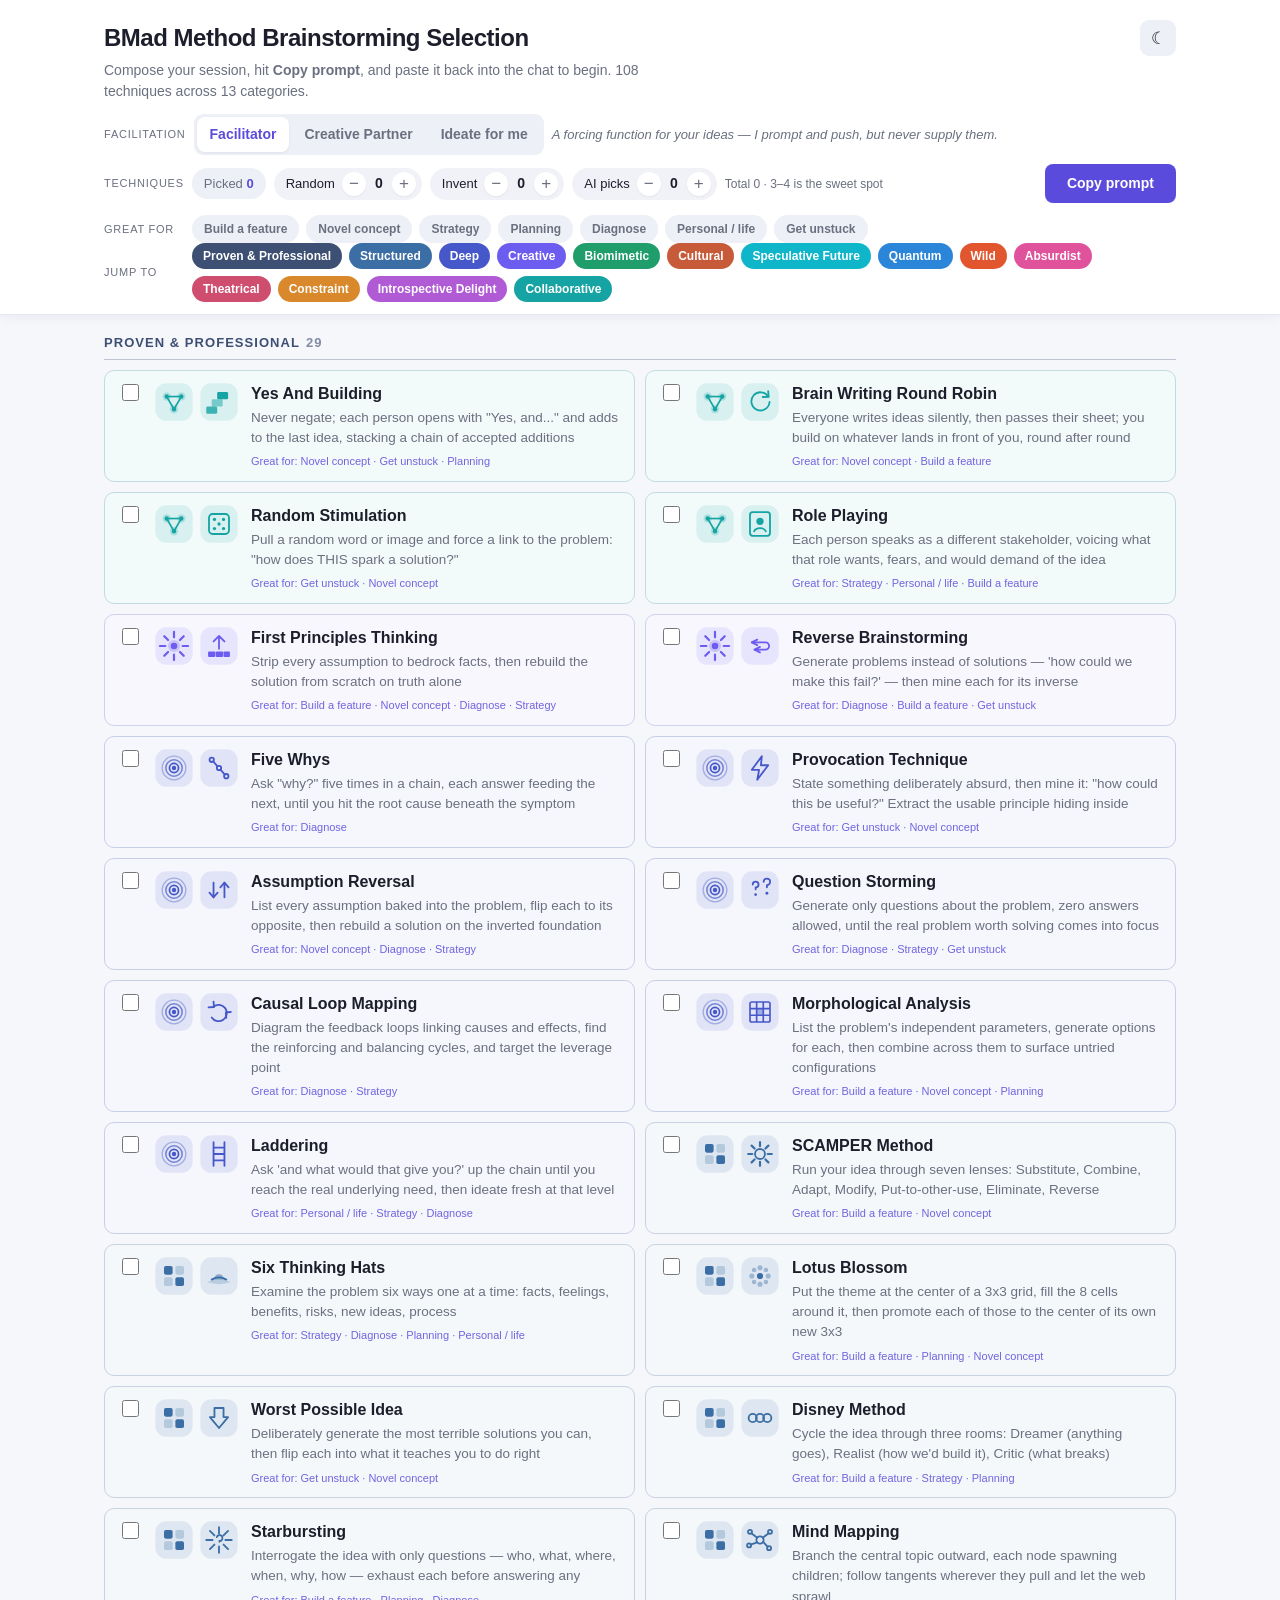
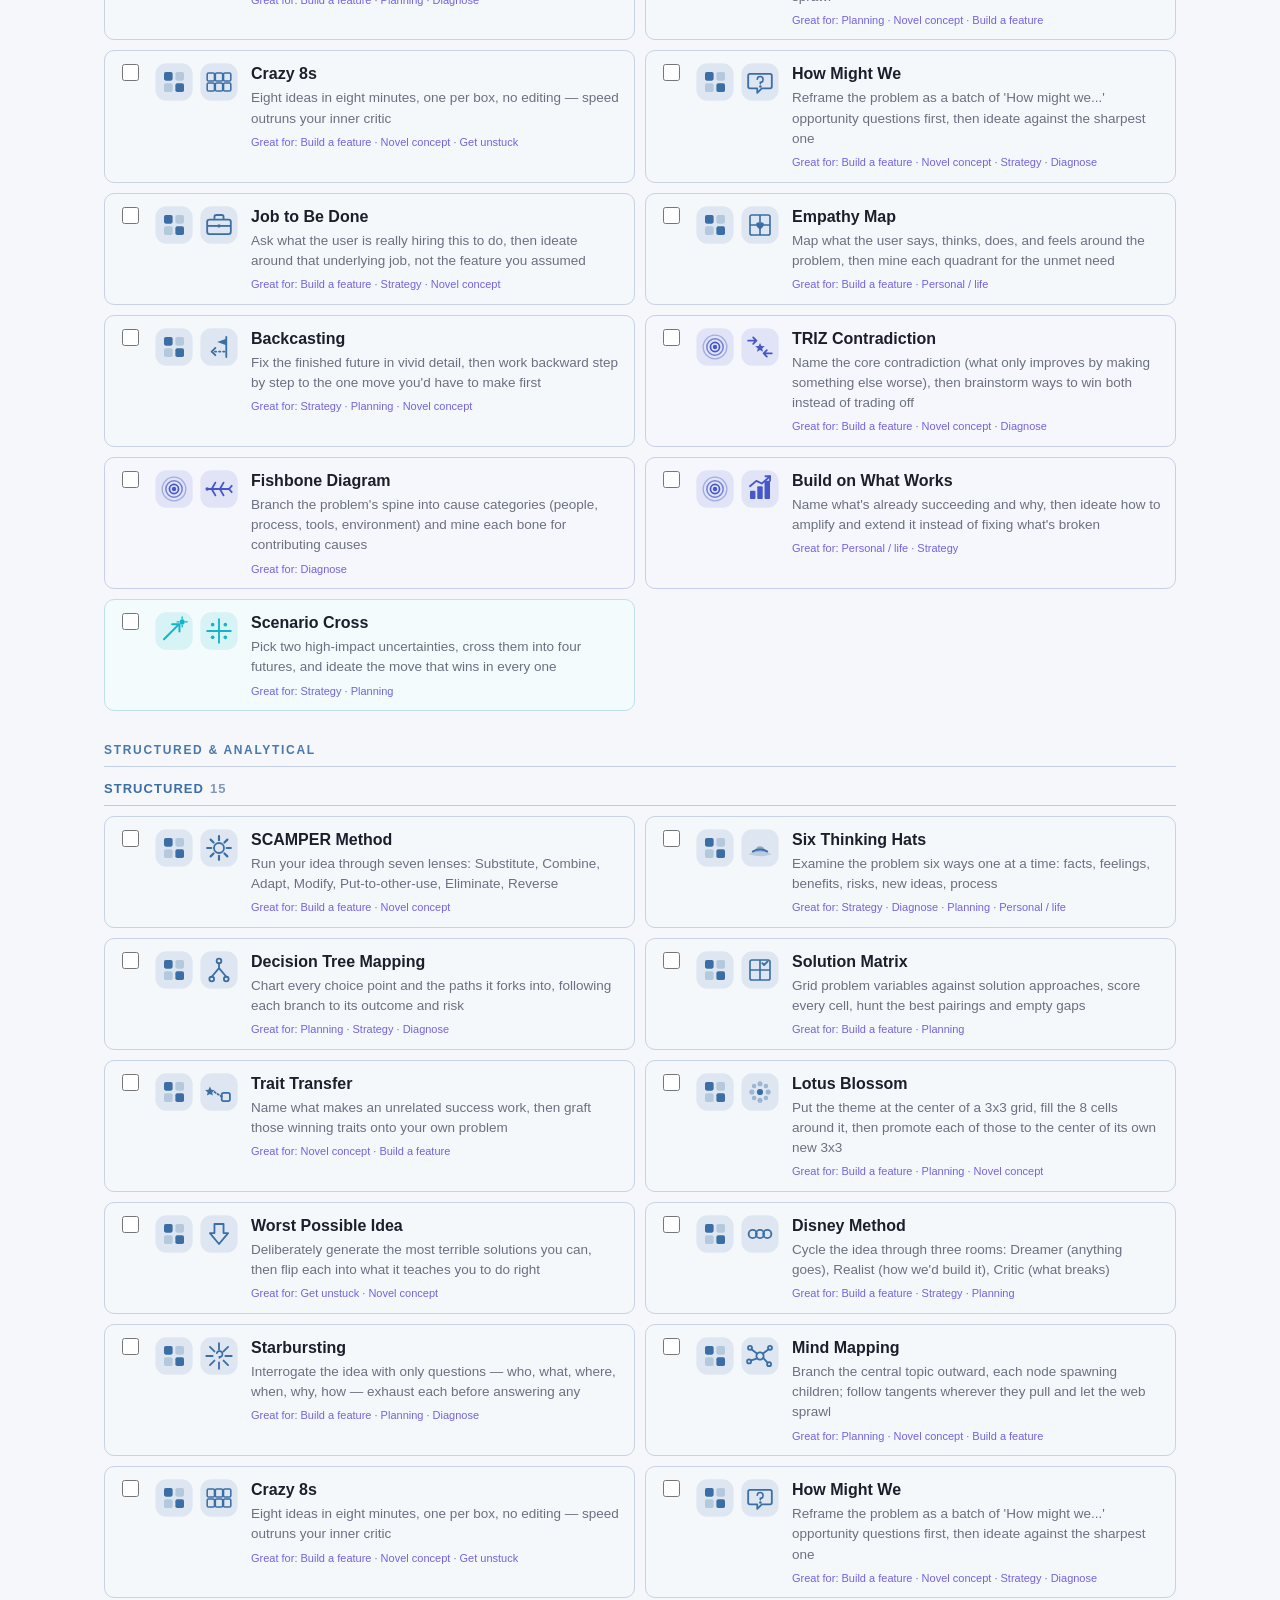
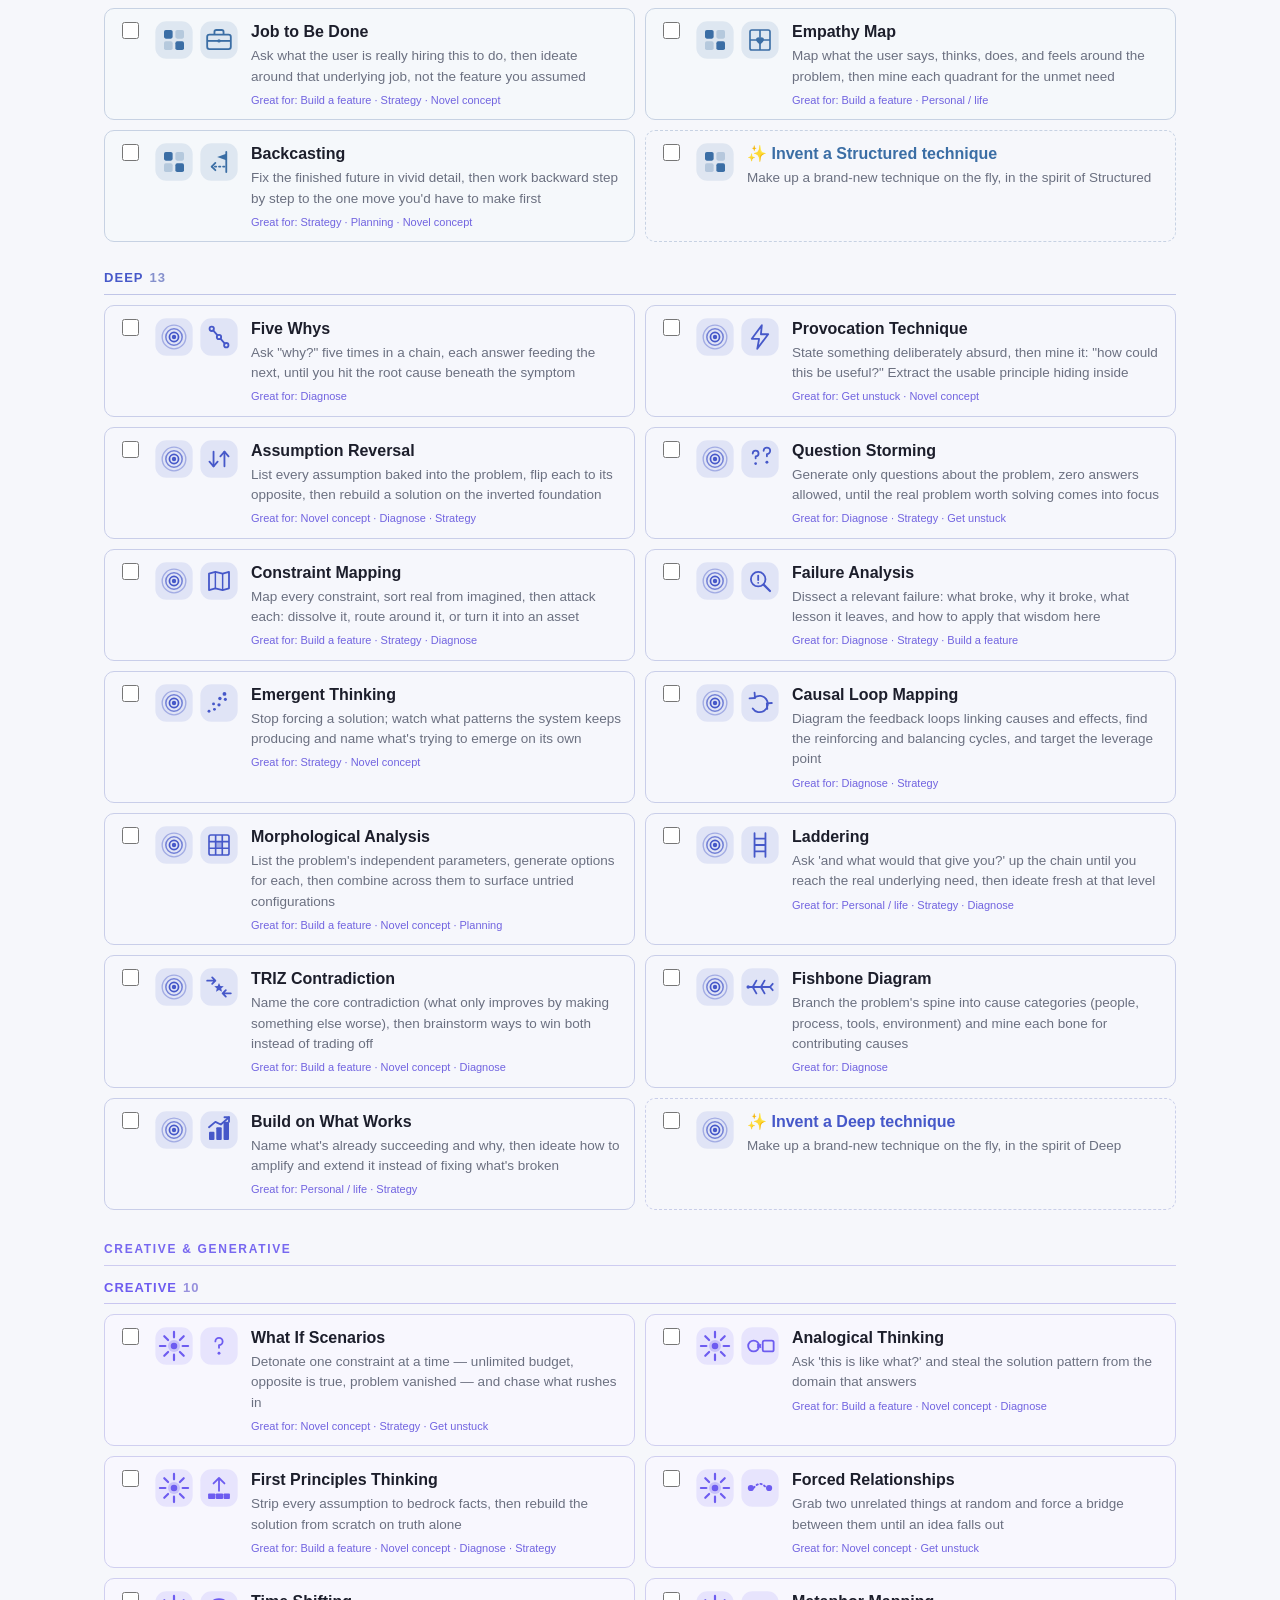
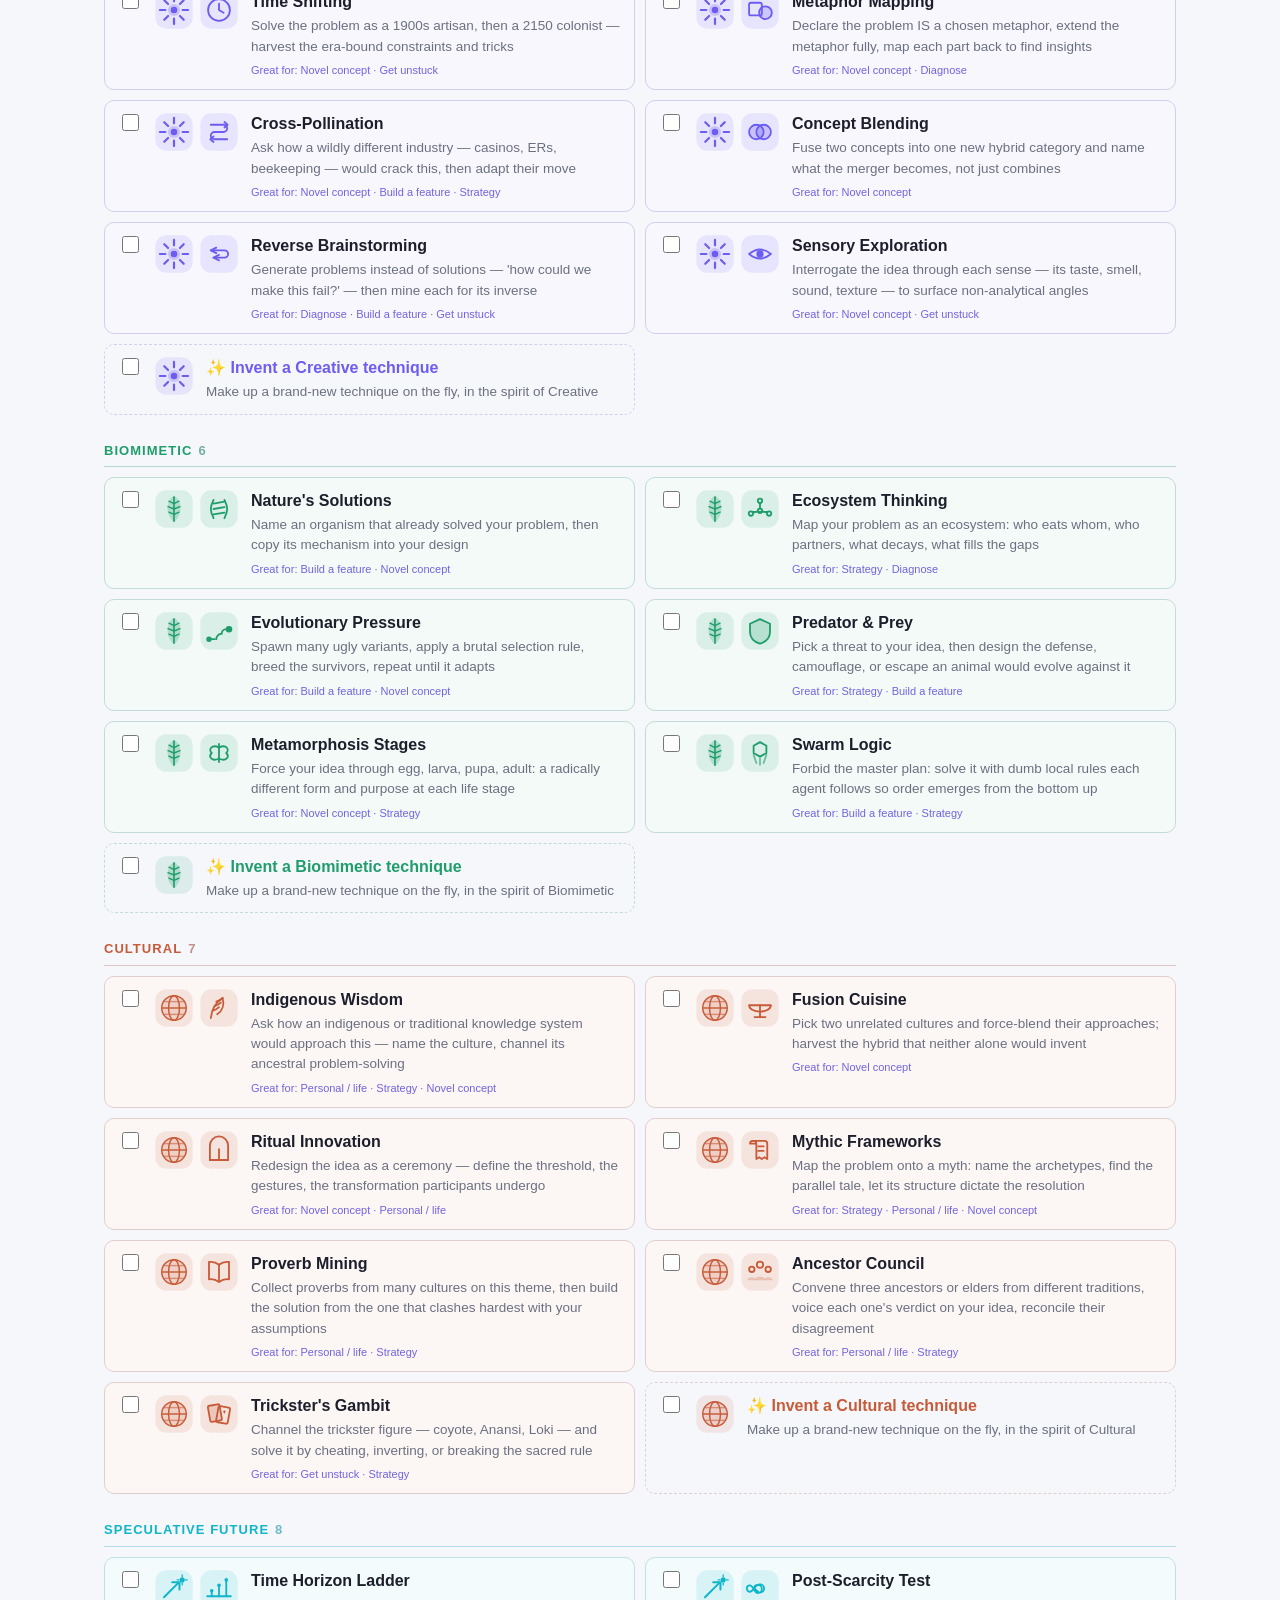
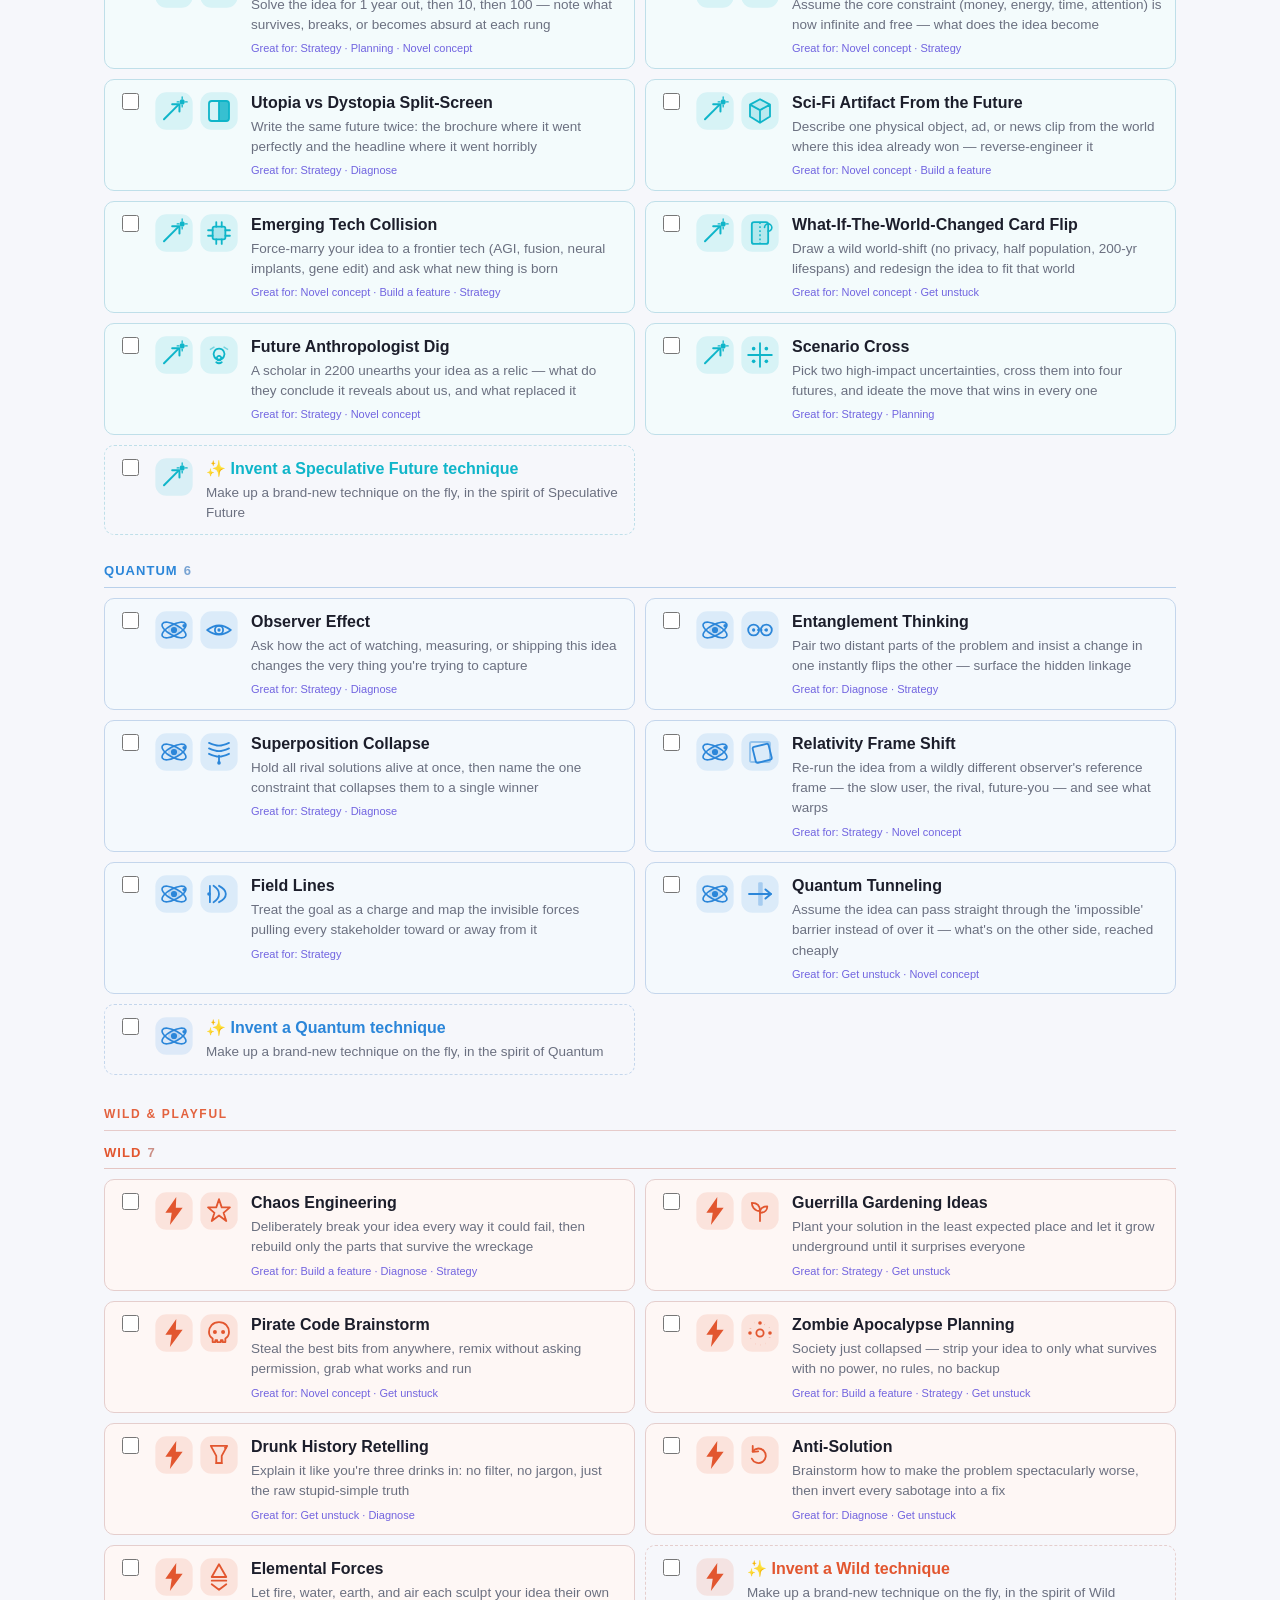
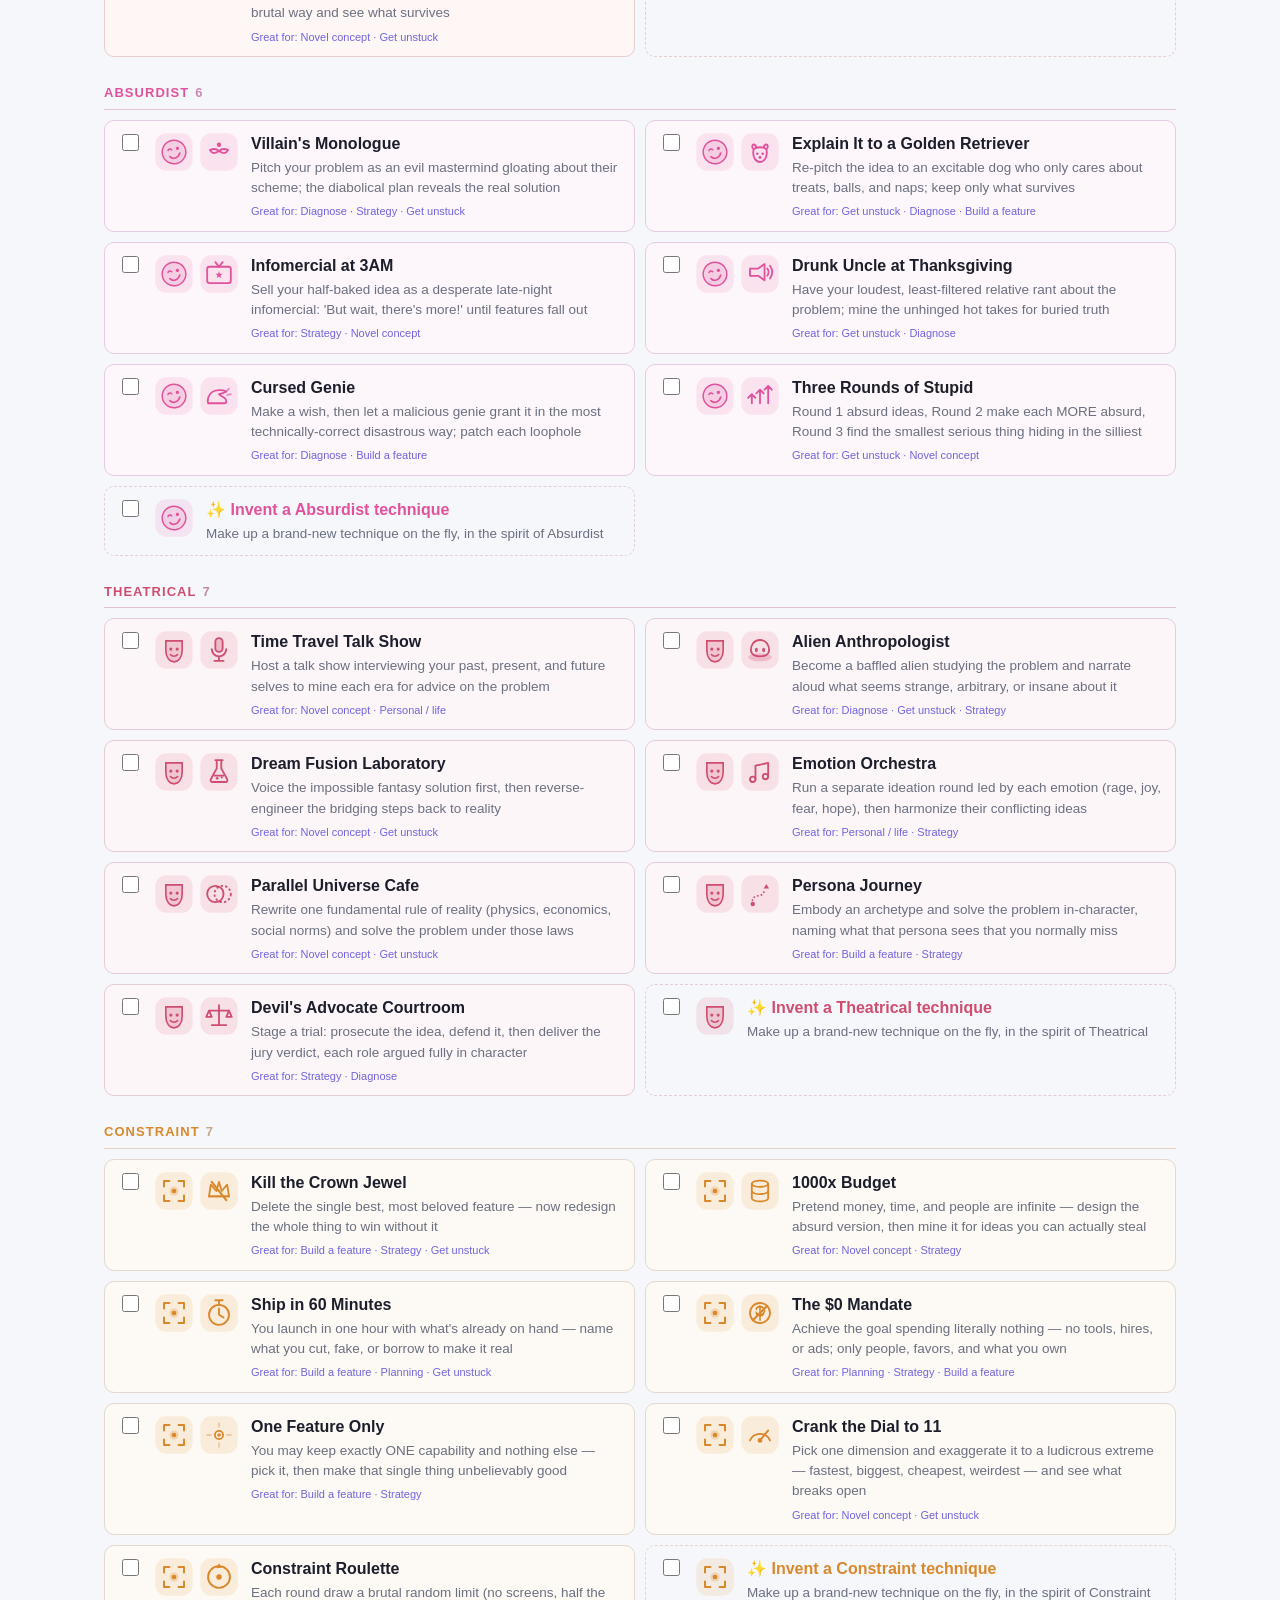
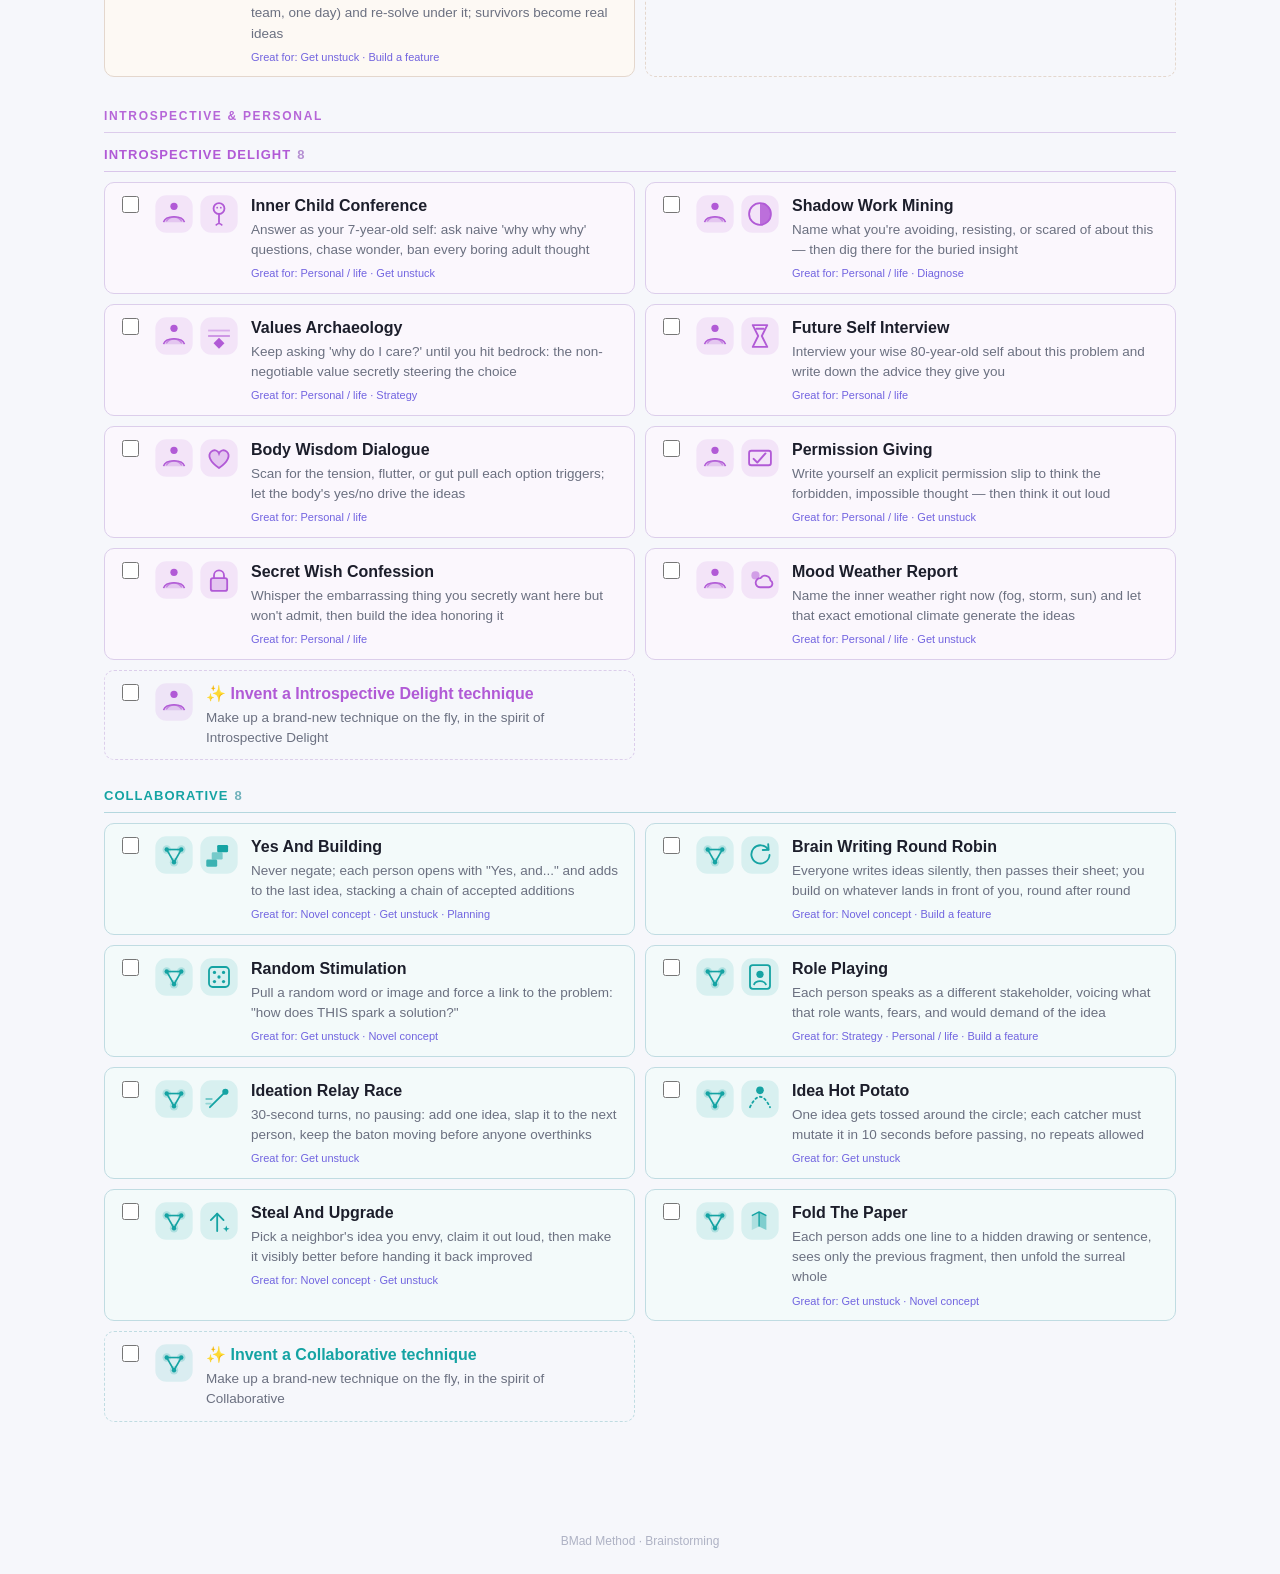
<file: .agents/skills/bmad-brainstorming/assets/brain-selector.html>
<!DOCTYPE html>
<html lang="en">
<head>
<meta charset="utf-8">
<meta name="viewport" content="width=device-width, initial-scale=1">
<title>BMad Method Brainstorming Selection</title>
<script>
/* set the theme before first paint so there's no light-mode flash */
(function(){ try {
  var t = localStorage.getItem('bmad-theme');
  if (!t) { t = (window.matchMedia && window.matchMedia('(prefers-color-scheme: dark)').matches) ? 'dark' : 'light'; }
  document.documentElement.setAttribute('data-theme', t);
} catch(e){} })();
</script>
<style>
  :root {
    --bg:#f6f7fb; --surface:#fff; --ink:#1c1e2b; --muted:#6b7080;
    --accent:#5b4bdc; --accent-ink:#5b4bdc; --warn:#c0561f;
    --line:#e6e8f0; --control:#eef0f7; --control2:#f1f2f8; --raised:#fff;
    --cnt:#b9bdce; --foot:#aeb2c4; --shadow:rgba(20,20,50,.06);
  }
  :root[data-theme="dark"] {
    --bg:#0f1117; --surface:#171a23; --ink:#e7e9f2; --muted:#9aa0b4;
    --accent:#6d5cf0; --accent-ink:#a99bff; --warn:#e08a4a;
    --line:#2a2f3e; --control:#222634; --control2:#1d212d; --raised:#2c3242;
    --cnt:#5a6076; --foot:#5a6076; --shadow:rgba(0,0,0,.45);
  }
  /* lift the category hue toward white on dark surfaces so deep hues stay legible */
  :root[data-theme="dark"] section > h2 { color:color-mix(in srgb, var(--c) 62%, #fff); }
  :root[data-theme="dark"] .tech .ico { color:color-mix(in srgb, var(--c) 68%, #fff); }
  :root[data-theme="dark"] label.tech:has(input:checked) { border-color:color-mix(in srgb, var(--c) 60%, #fff); }
  .titlerow { display:flex; align-items:flex-start; justify-content:space-between; gap:12px; }
  .themebtn { flex:none; width:36px; height:36px; border-radius:9px; background:var(--control); color:var(--ink); font-size:17px; line-height:1; display:inline-flex; align-items:center; justify-content:center; }
  .themebtn:hover { background:var(--raised); }
  * { box-sizing:border-box; }
  body { margin:0; font:16px/1.5 -apple-system,BlinkMacSystemFont,"Segoe UI",Roboto,Helvetica,Arial,sans-serif; background:var(--bg); color:var(--ink); }
  header { position:sticky; top:0; z-index:5; background:var(--surface); padding:20px 0 12px; border-bottom:1px solid var(--line); box-shadow:0 2px 12px var(--shadow); }
  .hwrap { max-width:1120px; margin:0 auto; padding:0 24px; }  /* align header content with the card column on wide screens */
  h1 { margin:0 0 4px; font-size:24px; letter-spacing:-.02em; }
  .sub { margin:0 0 12px; color:var(--muted); font-size:14px; max-width:74ch; }
  button { font:inherit; border:0; border-radius:8px; cursor:pointer; }
  .composer { display:flex; flex-direction:column; gap:9px; margin:6px 0 12px; }
  .grp { display:flex; gap:8px; align-items:center; flex-wrap:wrap; }
  .glabel { font-size:11px; text-transform:uppercase; letter-spacing:.07em; color:var(--muted); min-width:74px; }
  .modes { display:inline-flex; background:var(--control); border-radius:9px; padding:3px; gap:2px; }
  .mode { padding:7px 13px; font-size:14px; font-weight:600; color:var(--muted); background:transparent; }
  .mode.on { background:var(--raised); color:var(--accent-ink); box-shadow:0 1px 3px var(--shadow); }
  .modehint { flex:1 1 240px; min-width:0; font-size:13px; color:var(--muted); font-style:italic; }
  .pill { font-size:13px; color:var(--muted); background:var(--control); padding:6px 12px; border-radius:20px; }
  .pill b { color:var(--accent-ink); }
  .step { display:inline-flex; align-items:center; gap:7px; font-size:13px; color:var(--ink); background:var(--control2); padding:4px 6px 4px 12px; border-radius:20px; }
  .step b { min-width:12px; text-align:center; font-size:14px; color:var(--ink); }
  .step button { width:24px; height:24px; border-radius:50%; background:var(--raised); color:var(--muted); font-size:17px; line-height:22px; text-align:center; box-shadow:0 1px 2px var(--shadow); }
  .step button:hover { color:var(--accent-ink); }
  .total { font-size:12px; color:var(--muted); }
  .total.warn { color:var(--warn); font-weight:600; }
  .bar { display:flex; gap:10px 14px; align-items:center; flex-wrap:wrap; }
  #copy { margin-left:auto; padding:9px 22px; background:var(--accent); color:#fff; font-size:14px; font-weight:700; }
  #copy:hover { filter:brightness(1.07); }
  .chips { flex:1 1 320px; min-width:0; display:flex; gap:7px; flex-wrap:wrap; align-items:center; }
  .chip { font-size:12px; padding:4px 11px; border-radius:16px; border:0; color:#fff; background:var(--cc); font-weight:600; cursor:pointer; }
  .chip:hover { filter:brightness(1.08); }
  .banner { max-height:0; overflow:hidden; transition:max-height .25s ease, padding .22s ease, margin .22s ease; background:linear-gradient(90deg,var(--accent),#8275f2); color:#fff; border-radius:10px; font-weight:700; text-align:center; padding:0 14px; }
  .banner.show { max-height:64px; padding:13px 14px; margin-top:10px; }
  .banner.fail { background:linear-gradient(90deg,var(--warn),#e0894a); }
  main { padding:18px 24px 60px; max-width:1120px; margin:0 auto; }
  section { margin:0 0 26px; }
  section > h2 { font-size:13px; text-transform:uppercase; letter-spacing:.08em; color:var(--c); margin:0 0 10px; border-bottom:1px solid color-mix(in srgb, var(--c) 24%, var(--line)); padding-bottom:6px; }
  section > h2 .cnt { color:color-mix(in srgb, var(--c) 45%, var(--cnt)); margin-left:6px; }
  .grid { display:grid; grid-template-columns:repeat(auto-fill,minmax(360px,1fr)); gap:10px; }
  label.tech { display:flex; gap:12px; align-items:flex-start; background:color-mix(in srgb, var(--c) 5%, var(--surface)); border:1px solid color-mix(in srgb, var(--c) 18%, var(--line)); border-radius:10px; padding:11px 13px; cursor:pointer; transition:border-color .12s, box-shadow .12s, background .12s; }
  label.tech:hover { border-color:color-mix(in srgb, var(--c) 45%, var(--surface)); }
  label.tech input { margin-top:2px; width:17px; height:17px; accent-color:var(--c); flex:none; }
  label.tech:has(input:checked) { border-color:var(--c); background:color-mix(in srgb, var(--c) 12%, var(--surface)); box-shadow:0 0 0 2px color-mix(in srgb, var(--c) 30%, transparent); }
  .tech .ic2 { display:flex; gap:5px; flex:none; }
  .tech .ico { width:40px; height:40px; flex:none; color:var(--c); }
  .tech .n { font-weight:600; display:block; }
  .tech .d { color:var(--muted); font-size:13.5px; display:block; margin-top:2px; }
  .tech .gf { color:var(--accent-ink); font-size:11px; display:block; margin-top:5px; opacity:.85; }
  .grouphdr { margin:30px 0 12px; font-size:12px; text-transform:uppercase; letter-spacing:.14em; font-weight:700; color:var(--c); opacity:.92; border-bottom:1px solid color-mix(in srgb, var(--c) 22%, var(--line)); padding-bottom:7px; }
  main > .grouphdr:first-child { margin-top:2px; }
  :root[data-theme="dark"] .grouphdr { color:color-mix(in srgb, var(--c) 62%, #fff); }
  .goals { display:flex; gap:7px; flex-wrap:wrap; }
  .goal { font-size:12px; padding:5px 12px; border-radius:16px; background:var(--control); color:var(--muted); font-weight:600; }
  .goal:hover { color:var(--ink); }
  .goal.on { background:var(--accent); color:#fff; }
  label.tech.invent { border-style:dashed; background:transparent; }
  label.tech.invent:hover { border-color:var(--c); }
  label.tech.invent .n { color:var(--c); }
  label.tech.hidden { display:none; }
  footer { text-align:center; color:var(--foot); font-size:12px; padding:24px; }
</style>
</head>
<body>
<header>
  <div class="hwrap">
  <div class="titlerow">
    <h1>BMad Method Brainstorming Selection</h1>
    <button id="theme" class="themebtn" type="button" aria-label="Toggle dark mode" title="Toggle dark mode"></button>
  </div>
  <p class="sub">Compose your session, hit <strong>Copy prompt</strong>, and paste it back into the chat to begin. 108 techniques across 13 categories.</p>

  <div class="composer">
    <div class="grp">
      <span class="glabel">Facilitation</span>
      <div class="modes" id="modes">
        <button type="button" class="mode on" data-mode="Facilitator">Facilitator</button>
        <button type="button" class="mode" data-mode="Creative Partner">Creative Partner</button>
        <button type="button" class="mode" data-mode="Ideate for me">Ideate for me</button>
      </div>
      <span class="modehint" id="modehint"></span>
    </div>
    <div class="grp">
      <span class="glabel">Techniques</span>
      <span class="pill">Picked <b id="pickN">0</b></span>
      <span class="step">Random <button type="button" data-step="rand" data-d="-1">&minus;</button><b id="randN">0</b><button type="button" data-step="rand" data-d="1">+</button></span>
      <span class="step">Invent <button type="button" data-step="inv" data-d="-1">&minus;</button><b id="invN">0</b><button type="button" data-step="inv" data-d="1">+</button></span>
      <span class="step">AI picks <button type="button" data-step="ai" data-d="-1">&minus;</button><b id="aiN">0</b><button type="button" data-step="ai" data-d="1">+</button></span>
      <span class="total" id="total">Total 0 &middot; 3&ndash;4 is the sweet spot</span>
      <button id="copy" type="button">Copy prompt</button>
    </div>
  </div>

  <div class="bar"><span class="glabel">Great for</span><div class="goals" id="goals"><button type="button" class="goal" data-goal="feature">Build a feature</button><button type="button" class="goal" data-goal="novel">Novel concept</button><button type="button" class="goal" data-goal="strategy">Strategy</button><button type="button" class="goal" data-goal="planning">Planning</button><button type="button" class="goal" data-goal="diagnosis">Diagnose</button><button type="button" class="goal" data-goal="personal">Personal / life</button><button type="button" class="goal" data-goal="unstuck">Get unstuck</button></div></div>
  <div class="bar">
    <span class="glabel">Jump to</span>
    <div class="chips" id="chips"><button type="button" class="chip" data-cat="Proven &amp; Professional" style="--cc:#3d4f73">Proven &amp; Professional</button><button type="button" class="chip" data-cat="Structured" style="--cc:#3b6ea5">Structured</button><button type="button" class="chip" data-cat="Deep" style="--cc:#4658c9">Deep</button><button type="button" class="chip" data-cat="Creative" style="--cc:#6d5cf0">Creative</button><button type="button" class="chip" data-cat="Biomimetic" style="--cc:#1f9d6b">Biomimetic</button><button type="button" class="chip" data-cat="Cultural" style="--cc:#c75b39">Cultural</button><button type="button" class="chip" data-cat="Speculative Future" style="--cc:#0fb5c9">Speculative Future</button><button type="button" class="chip" data-cat="Quantum" style="--cc:#2b86d9">Quantum</button><button type="button" class="chip" data-cat="Wild" style="--cc:#e2562f">Wild</button><button type="button" class="chip" data-cat="Absurdist" style="--cc:#e0529c">Absurdist</button><button type="button" class="chip" data-cat="Theatrical" style="--cc:#cf4d6f">Theatrical</button><button type="button" class="chip" data-cat="Constraint" style="--cc:#d9882b">Constraint</button><button type="button" class="chip" data-cat="Introspective Delight" style="--cc:#b15ad6">Introspective Delight</button><button type="button" class="chip" data-cat="Collaborative" style="--cc:#15a3a3">Collaborative</button></div>
  </div>

  <div class="banner" id="banner">&#10003; Copied! Now paste it into the chat to start your session.</div>
  </div>
</header>
<main>
<section data-cat="Proven &amp; Professional" style="--c:#3d4f73"><h2>Proven &amp; Professional<span class="cnt">29</span></h2><div class="grid"><label class="tech" style="--c:#15a3a3"><input type="checkbox" data-name="Yes And Building" data-cat="Collaborative" data-desc="Never negate; each person opens with &quot;Yes, and...&quot; and adds to the last idea, stacking a chain of accepted additions" data-good="novel|unstuck|planning" data-prov="classic" data-lead="1"><span class="ic2"><svg class="ico" viewBox="0 0 44 44" xmlns="http://www.w3.org/2000/svg"><rect x="1.5" y="1.5" width="41" height="41" rx="12" fill="currentColor" fill-opacity="0.12"/><g stroke="currentColor" stroke-width="1.8"><line x1="14" y1="16" x2="30" y2="16"/><line x1="14" y1="16" x2="22" y2="30"/><line x1="30" y1="16" x2="22" y2="30"/></g><g fill="currentColor" fill-opacity="0.22"><circle cx="14" cy="16" r="4.6"/><circle cx="30" cy="16" r="4.6"/><circle cx="22" cy="30" r="4.6"/></g><g fill="currentColor"><circle cx="14" cy="16" r="2.4"/><circle cx="30" cy="16" r="2.4"/><circle cx="22" cy="30" r="2.4"/></g></svg><svg class="ico" viewBox="0 0 44 44" xmlns="http://www.w3.org/2000/svg"><rect x="1.5" y="1.5" width="41" height="41" rx="12" fill="currentColor" fill-opacity="0.12"/><g fill="currentColor"><rect x="8" y="27" width="12" height="8" rx="1.5" fill-opacity=".8"/><rect x="14" y="19" width="12" height="8" rx="1.5" fill-opacity=".5"/><rect x="20" y="11" width="12" height="8" rx="1.5"/></g></svg></span><span><span class="n">Yes And Building</span><span class="d">Never negate; each person opens with &quot;Yes, and...&quot; and adds to the last idea, stacking a chain of accepted additions</span><span class="gf">Great for: Novel concept · Get unstuck · Planning</span></span></label><label class="tech" style="--c:#15a3a3"><input type="checkbox" data-name="Brain Writing Round Robin" data-cat="Collaborative" data-desc="Everyone writes ideas silently, then passes their sheet; you build on whatever lands in front of you, round after round" data-good="novel|feature" data-prov="classic" data-lead="1"><span class="ic2"><svg class="ico" viewBox="0 0 44 44" xmlns="http://www.w3.org/2000/svg"><rect x="1.5" y="1.5" width="41" height="41" rx="12" fill="currentColor" fill-opacity="0.12"/><g stroke="currentColor" stroke-width="1.8"><line x1="14" y1="16" x2="30" y2="16"/><line x1="14" y1="16" x2="22" y2="30"/><line x1="30" y1="16" x2="22" y2="30"/></g><g fill="currentColor" fill-opacity="0.22"><circle cx="14" cy="16" r="4.6"/><circle cx="30" cy="16" r="4.6"/><circle cx="22" cy="30" r="4.6"/></g><g fill="currentColor"><circle cx="14" cy="16" r="2.4"/><circle cx="30" cy="16" r="2.4"/><circle cx="22" cy="30" r="2.4"/></g></svg><svg class="ico" viewBox="0 0 44 44" xmlns="http://www.w3.org/2000/svg"><rect x="1.5" y="1.5" width="41" height="41" rx="12" fill="currentColor" fill-opacity="0.12"/><g fill="none" stroke="currentColor" stroke-width="2" stroke-linecap="round" stroke-linejoin="round"><path d="M31 16 A10 10 0 1 0 32.5 22"/><path d="M31 10 L31.5 16.3 L25 16.5"/></g></svg></span><span><span class="n">Brain Writing Round Robin</span><span class="d">Everyone writes ideas silently, then passes their sheet; you build on whatever lands in front of you, round after round</span><span class="gf">Great for: Novel concept · Build a feature</span></span></label><label class="tech" style="--c:#15a3a3"><input type="checkbox" data-name="Random Stimulation" data-cat="Collaborative" data-desc="Pull a random word or image and force a link to the problem: &quot;how does THIS spark a solution?&quot;" data-good="unstuck|novel" data-prov="classic" data-lead="1"><span class="ic2"><svg class="ico" viewBox="0 0 44 44" xmlns="http://www.w3.org/2000/svg"><rect x="1.5" y="1.5" width="41" height="41" rx="12" fill="currentColor" fill-opacity="0.12"/><g stroke="currentColor" stroke-width="1.8"><line x1="14" y1="16" x2="30" y2="16"/><line x1="14" y1="16" x2="22" y2="30"/><line x1="30" y1="16" x2="22" y2="30"/></g><g fill="currentColor" fill-opacity="0.22"><circle cx="14" cy="16" r="4.6"/><circle cx="30" cy="16" r="4.6"/><circle cx="22" cy="30" r="4.6"/></g><g fill="currentColor"><circle cx="14" cy="16" r="2.4"/><circle cx="30" cy="16" r="2.4"/><circle cx="22" cy="30" r="2.4"/></g></svg><svg class="ico" viewBox="0 0 44 44" xmlns="http://www.w3.org/2000/svg"><rect x="1.5" y="1.5" width="41" height="41" rx="12" fill="currentColor" fill-opacity="0.12"/><rect x="11" y="11" width="22" height="22" rx="4" fill="none" stroke="currentColor" stroke-width="2"/><g fill="currentColor"><circle cx="17" cy="17" r="1.8"/><circle cx="27" cy="17" r="1.8"/><circle cx="22" cy="22" r="1.8"/><circle cx="17" cy="27" r="1.8"/><circle cx="27" cy="27" r="1.8"/></g></svg></span><span><span class="n">Random Stimulation</span><span class="d">Pull a random word or image and force a link to the problem: &quot;how does THIS spark a solution?&quot;</span><span class="gf">Great for: Get unstuck · Novel concept</span></span></label><label class="tech" style="--c:#15a3a3"><input type="checkbox" data-name="Role Playing" data-cat="Collaborative" data-desc="Each person speaks as a different stakeholder, voicing what that role wants, fears, and would demand of the idea" data-good="strategy|personal|feature" data-prov="classic" data-lead="1"><span class="ic2"><svg class="ico" viewBox="0 0 44 44" xmlns="http://www.w3.org/2000/svg"><rect x="1.5" y="1.5" width="41" height="41" rx="12" fill="currentColor" fill-opacity="0.12"/><g stroke="currentColor" stroke-width="1.8"><line x1="14" y1="16" x2="30" y2="16"/><line x1="14" y1="16" x2="22" y2="30"/><line x1="30" y1="16" x2="22" y2="30"/></g><g fill="currentColor" fill-opacity="0.22"><circle cx="14" cy="16" r="4.6"/><circle cx="30" cy="16" r="4.6"/><circle cx="22" cy="30" r="4.6"/></g><g fill="currentColor"><circle cx="14" cy="16" r="2.4"/><circle cx="30" cy="16" r="2.4"/><circle cx="22" cy="30" r="2.4"/></g></svg><svg class="ico" viewBox="0 0 44 44" xmlns="http://www.w3.org/2000/svg"><rect x="1.5" y="1.5" width="41" height="41" rx="12" fill="currentColor" fill-opacity="0.12"/><rect x="11" y="9" width="22" height="26" rx="3" fill="none" stroke="currentColor" stroke-width="2"/><circle cx="22" cy="19" r="4" fill="currentColor"/><path d="M15.5 30 c2 -4.5 11 -4.5 13 0" fill="none" stroke="currentColor" stroke-width="2" stroke-linecap="round"/></svg></span><span><span class="n">Role Playing</span><span class="d">Each person speaks as a different stakeholder, voicing what that role wants, fears, and would demand of the idea</span><span class="gf">Great for: Strategy · Personal / life · Build a feature</span></span></label><label class="tech" style="--c:#6d5cf0"><input type="checkbox" data-name="First Principles Thinking" data-cat="Creative" data-desc="Strip every assumption to bedrock facts, then rebuild the solution from scratch on truth alone" data-good="feature|novel|diagnosis|strategy" data-prov="classic" data-lead="1"><span class="ic2"><svg class="ico" viewBox="0 0 44 44" xmlns="http://www.w3.org/2000/svg"><rect x="1.5" y="1.5" width="41" height="41" rx="12" fill="currentColor" fill-opacity="0.12"/><g stroke="currentColor" stroke-width="2.4" stroke-linecap="round"><line x1="22" y1="6.5" x2="22" y2="12.5"/><line x1="22" y1="31.5" x2="22" y2="37.5"/><line x1="6.5" y1="22" x2="12.5" y2="22"/><line x1="31.5" y1="22" x2="37.5" y2="22"/><line x1="11.3" y1="11.3" x2="15.5" y2="15.5"/><line x1="28.5" y1="28.5" x2="32.7" y2="32.7"/><line x1="32.7" y1="11.3" x2="28.5" y2="15.5"/><line x1="15.5" y1="28.5" x2="11.3" y2="32.7"/></g><circle cx="22" cy="22" r="6.6" fill="currentColor" fill-opacity="0.25"/><circle cx="22" cy="22" r="3.6" fill="currentColor"/></svg><svg class="ico" viewBox="0 0 44 44" xmlns="http://www.w3.org/2000/svg"><rect x="1.5" y="1.5" width="41" height="41" rx="12" fill="currentColor" fill-opacity="0.12"/><g fill="currentColor"><rect x="10" y="28" width="8" height="6" rx="1"/><rect x="18.5" y="28" width="8" height="6" rx="1"/><rect x="27" y="28" width="7" height="6" rx="1"/></g><path d="M22 25 L22 11 M16 17 L22 11 L28 17" fill="none" stroke="currentColor" stroke-width="2" stroke-linecap="round" stroke-linejoin="round"/></svg></span><span><span class="n">First Principles Thinking</span><span class="d">Strip every assumption to bedrock facts, then rebuild the solution from scratch on truth alone</span><span class="gf">Great for: Build a feature · Novel concept · Diagnose · Strategy</span></span></label><label class="tech" style="--c:#6d5cf0"><input type="checkbox" data-name="Reverse Brainstorming" data-cat="Creative" data-desc="Generate problems instead of solutions — &#x27;how could we make this fail?&#x27; — then mine each for its inverse" data-good="diagnosis|feature|unstuck" data-prov="classic" data-lead="1"><span class="ic2"><svg class="ico" viewBox="0 0 44 44" xmlns="http://www.w3.org/2000/svg"><rect x="1.5" y="1.5" width="41" height="41" rx="12" fill="currentColor" fill-opacity="0.12"/><g stroke="currentColor" stroke-width="2.4" stroke-linecap="round"><line x1="22" y1="6.5" x2="22" y2="12.5"/><line x1="22" y1="31.5" x2="22" y2="37.5"/><line x1="6.5" y1="22" x2="12.5" y2="22"/><line x1="31.5" y1="22" x2="37.5" y2="22"/><line x1="11.3" y1="11.3" x2="15.5" y2="15.5"/><line x1="28.5" y1="28.5" x2="32.7" y2="32.7"/><line x1="32.7" y1="11.3" x2="28.5" y2="15.5"/><line x1="15.5" y1="28.5" x2="11.3" y2="32.7"/></g><circle cx="22" cy="22" r="6.6" fill="currentColor" fill-opacity="0.25"/><circle cx="22" cy="22" r="3.6" fill="currentColor"/></svg><svg class="ico" viewBox="0 0 44 44" xmlns="http://www.w3.org/2000/svg"><rect x="1.5" y="1.5" width="41" height="41" rx="12" fill="currentColor" fill-opacity="0.12"/><g fill="none" stroke="currentColor" stroke-width="2" stroke-linecap="round" stroke-linejoin="round"><path d="M13 18 H28 a4 4 0 0 1 0 8 H16"/><path d="M19 15 L13 18 L19 21 M22 23 L16 26 L22 29"/></g></svg></span><span><span class="n">Reverse Brainstorming</span><span class="d">Generate problems instead of solutions — &#x27;how could we make this fail?&#x27; — then mine each for its inverse</span><span class="gf">Great for: Diagnose · Build a feature · Get unstuck</span></span></label><label class="tech" style="--c:#4658c9"><input type="checkbox" data-name="Five Whys" data-cat="Deep" data-desc="Ask &quot;why?&quot; five times in a chain, each answer feeding the next, until you hit the root cause beneath the symptom" data-good="diagnosis" data-prov="classic" data-lead="1"><span class="ic2"><svg class="ico" viewBox="0 0 44 44" xmlns="http://www.w3.org/2000/svg"><rect x="1.5" y="1.5" width="41" height="41" rx="12" fill="currentColor" fill-opacity="0.12"/><g fill="none" stroke="currentColor"><circle cx="22" cy="22" r="13" stroke-width="1.5" stroke-opacity="0.4"/><circle cx="22" cy="22" r="9" stroke-width="1.7" stroke-opacity="0.7"/><circle cx="22" cy="22" r="5" stroke-width="1.9"/></g><circle cx="22" cy="22" r="2.4" fill="currentColor"/></svg><svg class="ico" viewBox="0 0 44 44" xmlns="http://www.w3.org/2000/svg"><rect x="1.5" y="1.5" width="41" height="41" rx="12" fill="currentColor" fill-opacity="0.12"/><g fill="none" stroke="currentColor" stroke-width="2" stroke-linecap="round" stroke-linejoin="round"><circle cx="14" cy="13" r="2.4"/><circle cx="22" cy="22" r="2.4"/><circle cx="30" cy="31" r="2.4"/><path d="M15.6 14.8 L20.4 20.2 M23.6 23.8 L28.4 29.2"/></g></svg></span><span><span class="n">Five Whys</span><span class="d">Ask &quot;why?&quot; five times in a chain, each answer feeding the next, until you hit the root cause beneath the symptom</span><span class="gf">Great for: Diagnose</span></span></label><label class="tech" style="--c:#4658c9"><input type="checkbox" data-name="Provocation Technique" data-cat="Deep" data-desc="State something deliberately absurd, then mine it: &quot;how could this be useful?&quot; Extract the usable principle hiding inside" data-good="unstuck|novel" data-prov="classic" data-lead="1"><span class="ic2"><svg class="ico" viewBox="0 0 44 44" xmlns="http://www.w3.org/2000/svg"><rect x="1.5" y="1.5" width="41" height="41" rx="12" fill="currentColor" fill-opacity="0.12"/><g fill="none" stroke="currentColor"><circle cx="22" cy="22" r="13" stroke-width="1.5" stroke-opacity="0.4"/><circle cx="22" cy="22" r="9" stroke-width="1.7" stroke-opacity="0.7"/><circle cx="22" cy="22" r="5" stroke-width="1.9"/></g><circle cx="22" cy="22" r="2.4" fill="currentColor"/></svg><svg class="ico" viewBox="0 0 44 44" xmlns="http://www.w3.org/2000/svg"><rect x="1.5" y="1.5" width="41" height="41" rx="12" fill="currentColor" fill-opacity="0.12"/><g fill="none" stroke="currentColor" stroke-width="2" stroke-linecap="round" stroke-linejoin="round"><path d="M24 9 L13 24 H21 L19 35 L31 19 H23 Z"/></g></svg></span><span><span class="n">Provocation Technique</span><span class="d">State something deliberately absurd, then mine it: &quot;how could this be useful?&quot; Extract the usable principle hiding inside</span><span class="gf">Great for: Get unstuck · Novel concept</span></span></label><label class="tech" style="--c:#4658c9"><input type="checkbox" data-name="Assumption Reversal" data-cat="Deep" data-desc="List every assumption baked into the problem, flip each to its opposite, then rebuild a solution on the inverted foundation" data-good="novel|diagnosis|strategy" data-prov="classic" data-lead="1"><span class="ic2"><svg class="ico" viewBox="0 0 44 44" xmlns="http://www.w3.org/2000/svg"><rect x="1.5" y="1.5" width="41" height="41" rx="12" fill="currentColor" fill-opacity="0.12"/><g fill="none" stroke="currentColor"><circle cx="22" cy="22" r="13" stroke-width="1.5" stroke-opacity="0.4"/><circle cx="22" cy="22" r="9" stroke-width="1.7" stroke-opacity="0.7"/><circle cx="22" cy="22" r="5" stroke-width="1.9"/></g><circle cx="22" cy="22" r="2.4" fill="currentColor"/></svg><svg class="ico" viewBox="0 0 44 44" xmlns="http://www.w3.org/2000/svg"><rect x="1.5" y="1.5" width="41" height="41" rx="12" fill="currentColor" fill-opacity="0.12"/><g fill="none" stroke="currentColor" stroke-width="2" stroke-linecap="round" stroke-linejoin="round"><path d="M16 14 V30"/><path d="M11.5 25 L16 30 L20.5 25"/><path d="M28 30 V14"/><path d="M23.5 19 L28 14 L32.5 19"/></g></svg></span><span><span class="n">Assumption Reversal</span><span class="d">List every assumption baked into the problem, flip each to its opposite, then rebuild a solution on the inverted foundation</span><span class="gf">Great for: Novel concept · Diagnose · Strategy</span></span></label><label class="tech" style="--c:#4658c9"><input type="checkbox" data-name="Question Storming" data-cat="Deep" data-desc="Generate only questions about the problem, zero answers allowed, until the real problem worth solving comes into focus" data-good="diagnosis|strategy|unstuck" data-prov="classic" data-lead="1"><span class="ic2"><svg class="ico" viewBox="0 0 44 44" xmlns="http://www.w3.org/2000/svg"><rect x="1.5" y="1.5" width="41" height="41" rx="12" fill="currentColor" fill-opacity="0.12"/><g fill="none" stroke="currentColor"><circle cx="22" cy="22" r="13" stroke-width="1.5" stroke-opacity="0.4"/><circle cx="22" cy="22" r="9" stroke-width="1.7" stroke-opacity="0.7"/><circle cx="22" cy="22" r="5" stroke-width="1.9"/></g><circle cx="22" cy="22" r="2.4" fill="currentColor"/></svg><svg class="ico" viewBox="0 0 44 44" xmlns="http://www.w3.org/2000/svg"><rect x="1.5" y="1.5" width="41" height="41" rx="12" fill="currentColor" fill-opacity="0.12"/><g fill="none" stroke="currentColor" stroke-width="2" stroke-linecap="round" stroke-linejoin="round"><path d="M14 16 a3.2 3.2 0 1 1 3.2 3.2 v2"/><path d="M26 13 a3.6 3.6 0 1 1 3.6 3.6 v2.4"/></g><circle cx="17.2" cy="27" r="1.5" fill="currentColor"/><circle cx="29.6" cy="25.6" r="1.6" fill="currentColor"/></svg></span><span><span class="n">Question Storming</span><span class="d">Generate only questions about the problem, zero answers allowed, until the real problem worth solving comes into focus</span><span class="gf">Great for: Diagnose · Strategy · Get unstuck</span></span></label><label class="tech" style="--c:#4658c9"><input type="checkbox" data-name="Causal Loop Mapping" data-cat="Deep" data-desc="Diagram the feedback loops linking causes and effects, find the reinforcing and balancing cycles, and target the leverage point" data-good="diagnosis|strategy" data-prov="classic" data-lead="1"><span class="ic2"><svg class="ico" viewBox="0 0 44 44" xmlns="http://www.w3.org/2000/svg"><rect x="1.5" y="1.5" width="41" height="41" rx="12" fill="currentColor" fill-opacity="0.12"/><g fill="none" stroke="currentColor"><circle cx="22" cy="22" r="13" stroke-width="1.5" stroke-opacity="0.4"/><circle cx="22" cy="22" r="9" stroke-width="1.7" stroke-opacity="0.7"/><circle cx="22" cy="22" r="5" stroke-width="1.9"/></g><circle cx="22" cy="22" r="2.4" fill="currentColor"/></svg><svg class="ico" viewBox="0 0 44 44" xmlns="http://www.w3.org/2000/svg"><rect x="1.5" y="1.5" width="41" height="41" rx="12" fill="currentColor" fill-opacity="0.12"/><g fill="none" stroke="currentColor" stroke-width="2" stroke-linecap="round" stroke-linejoin="round"><path d="M16 16 a9 9 0 1 1 -2 12"/><path d="M16 10.5 L16.5 16.5 L10.5 17"/><path d="M30 28.5 L29.5 22.5 L35 22"/></g></svg></span><span><span class="n">Causal Loop Mapping</span><span class="d">Diagram the feedback loops linking causes and effects, find the reinforcing and balancing cycles, and target the leverage point</span><span class="gf">Great for: Diagnose · Strategy</span></span></label><label class="tech" style="--c:#4658c9"><input type="checkbox" data-name="Morphological Analysis" data-cat="Deep" data-desc="List the problem&#x27;s independent parameters, generate options for each, then combine across them to surface untried configurations" data-good="feature|novel|planning" data-prov="classic" data-lead="1"><span class="ic2"><svg class="ico" viewBox="0 0 44 44" xmlns="http://www.w3.org/2000/svg"><rect x="1.5" y="1.5" width="41" height="41" rx="12" fill="currentColor" fill-opacity="0.12"/><g fill="none" stroke="currentColor"><circle cx="22" cy="22" r="13" stroke-width="1.5" stroke-opacity="0.4"/><circle cx="22" cy="22" r="9" stroke-width="1.7" stroke-opacity="0.7"/><circle cx="22" cy="22" r="5" stroke-width="1.9"/></g><circle cx="22" cy="22" r="2.4" fill="currentColor"/></svg><svg class="ico" viewBox="0 0 44 44" xmlns="http://www.w3.org/2000/svg"><rect x="1.5" y="1.5" width="41" height="41" rx="12" fill="currentColor" fill-opacity="0.12"/><g fill="none" stroke="currentColor" stroke-width="1.8"><rect x="11" y="11" width="22" height="22" rx="2"/><path d="M11 18.3 H33 M11 25.6 H33 M18.3 11 V33 M25.6 11 V33"/></g><rect x="18.5" y="18.5" width="7" height="7" fill="currentColor" fill-opacity=".4"/></svg></span><span><span class="n">Morphological Analysis</span><span class="d">List the problem&#x27;s independent parameters, generate options for each, then combine across them to surface untried configurations</span><span class="gf">Great for: Build a feature · Novel concept · Planning</span></span></label><label class="tech" style="--c:#4658c9"><input type="checkbox" data-name="Laddering" data-cat="Deep" data-desc="Ask &#x27;and what would that give you?&#x27; up the chain until you reach the real underlying need, then ideate fresh at that level" data-good="personal|strategy|diagnosis" data-prov="classic" data-lead="1"><span class="ic2"><svg class="ico" viewBox="0 0 44 44" xmlns="http://www.w3.org/2000/svg"><rect x="1.5" y="1.5" width="41" height="41" rx="12" fill="currentColor" fill-opacity="0.12"/><g fill="none" stroke="currentColor"><circle cx="22" cy="22" r="13" stroke-width="1.5" stroke-opacity="0.4"/><circle cx="22" cy="22" r="9" stroke-width="1.7" stroke-opacity="0.7"/><circle cx="22" cy="22" r="5" stroke-width="1.9"/></g><circle cx="22" cy="22" r="2.4" fill="currentColor"/></svg><svg class="ico" viewBox="0 0 44 44" xmlns="http://www.w3.org/2000/svg"><rect x="1.5" y="1.5" width="41" height="41" rx="12" fill="currentColor" fill-opacity="0.12"/><g fill="none" stroke="currentColor" stroke-width="2" stroke-linecap="round" stroke-linejoin="round"><path d="M16 9 V35 M28 9 V35 M16 15 H28 M16 22 H28 M16 29 H28"/></g></svg></span><span><span class="n">Laddering</span><span class="d">Ask &#x27;and what would that give you?&#x27; up the chain until you reach the real underlying need, then ideate fresh at that level</span><span class="gf">Great for: Personal / life · Strategy · Diagnose</span></span></label><label class="tech" style="--c:#3b6ea5"><input type="checkbox" data-name="SCAMPER Method" data-cat="Structured" data-desc="Run your idea through seven lenses: Substitute, Combine, Adapt, Modify, Put-to-other-use, Eliminate, Reverse" data-good="feature|novel" data-prov="classic" data-lead="1"><span class="ic2"><svg class="ico" viewBox="0 0 44 44" xmlns="http://www.w3.org/2000/svg"><rect x="1.5" y="1.5" width="41" height="41" rx="12" fill="currentColor" fill-opacity="0.12"/><g fill="currentColor"><rect x="11" y="11" width="9.5" height="9.5" rx="2"/><rect x="23.5" y="11" width="9.5" height="9.5" rx="2" fill-opacity="0.25"/><rect x="11" y="23.5" width="9.5" height="9.5" rx="2" fill-opacity="0.25"/><rect x="23.5" y="23.5" width="9.5" height="9.5" rx="2"/></g></svg><svg class="ico" viewBox="0 0 44 44" xmlns="http://www.w3.org/2000/svg"><rect x="1.5" y="1.5" width="41" height="41" rx="12" fill="currentColor" fill-opacity="0.12"/><circle cx="22" cy="22" r="5.5" fill="none" stroke="currentColor" stroke-width="2"/><g stroke="currentColor" stroke-width="2.4" stroke-linecap="round"><path d="M22 9 V13.5 M22 30.5 V35 M9 22 H13.5 M30.5 22 H35 M12.8 12.8 L16 16 M28 28 L31.2 31.2 M31.2 12.8 L28 16 M16 28 L12.8 31.2"/></g></svg></span><span><span class="n">SCAMPER Method</span><span class="d">Run your idea through seven lenses: Substitute, Combine, Adapt, Modify, Put-to-other-use, Eliminate, Reverse</span><span class="gf">Great for: Build a feature · Novel concept</span></span></label><label class="tech" style="--c:#3b6ea5"><input type="checkbox" data-name="Six Thinking Hats" data-cat="Structured" data-desc="Examine the problem six ways one at a time: facts, feelings, benefits, risks, new ideas, process" data-good="strategy|diagnosis|planning|personal" data-prov="classic" data-lead="1"><span class="ic2"><svg class="ico" viewBox="0 0 44 44" xmlns="http://www.w3.org/2000/svg"><rect x="1.5" y="1.5" width="41" height="41" rx="12" fill="currentColor" fill-opacity="0.12"/><g fill="currentColor"><rect x="11" y="11" width="9.5" height="9.5" rx="2"/><rect x="23.5" y="11" width="9.5" height="9.5" rx="2" fill-opacity="0.25"/><rect x="11" y="23.5" width="9.5" height="9.5" rx="2" fill-opacity="0.25"/><rect x="23.5" y="23.5" width="9.5" height="9.5" rx="2"/></g></svg><svg class="ico" viewBox="0 0 44 44" xmlns="http://www.w3.org/2000/svg"><rect x="1.5" y="1.5" width="41" height="41" rx="12" fill="currentColor" fill-opacity="0.12"/><path d="M14 26 q8 -5 16 0" fill="none" stroke="currentColor" stroke-width="2" stroke-linecap="round"/><path d="M17 26 q-6 1 -8 3 q13 4 26 0 q-2 -2 -8 -3" fill="currentColor" fill-opacity=".22"/><path d="M17 26 c-1 -8 11 -8 10 0" fill="currentColor" fill-opacity=".5"/></svg></span><span><span class="n">Six Thinking Hats</span><span class="d">Examine the problem six ways one at a time: facts, feelings, benefits, risks, new ideas, process</span><span class="gf">Great for: Strategy · Diagnose · Planning · Personal / life</span></span></label><label class="tech" style="--c:#3b6ea5"><input type="checkbox" data-name="Lotus Blossom" data-cat="Structured" data-desc="Put the theme at the center of a 3x3 grid, fill the 8 cells around it, then promote each of those to the center of its own new 3x3" data-good="feature|planning|novel" data-prov="classic" data-lead="1"><span class="ic2"><svg class="ico" viewBox="0 0 44 44" xmlns="http://www.w3.org/2000/svg"><rect x="1.5" y="1.5" width="41" height="41" rx="12" fill="currentColor" fill-opacity="0.12"/><g fill="currentColor"><rect x="11" y="11" width="9.5" height="9.5" rx="2"/><rect x="23.5" y="11" width="9.5" height="9.5" rx="2" fill-opacity="0.25"/><rect x="11" y="23.5" width="9.5" height="9.5" rx="2" fill-opacity="0.25"/><rect x="23.5" y="23.5" width="9.5" height="9.5" rx="2"/></g></svg><svg class="ico" viewBox="0 0 44 44" xmlns="http://www.w3.org/2000/svg"><rect x="1.5" y="1.5" width="41" height="41" rx="12" fill="currentColor" fill-opacity="0.12"/><g fill="currentColor"><circle cx="22" cy="22" r="3.4"/></g><g fill="currentColor" fill-opacity=".4"><circle cx="22" cy="13" r="2.8"/><circle cx="22" cy="31" r="2.8"/><circle cx="13" cy="22" r="2.8"/><circle cx="31" cy="22" r="2.8"/><circle cx="15.5" cy="15.5" r="2.5"/><circle cx="28.5" cy="15.5" r="2.5"/><circle cx="15.5" cy="28.5" r="2.5"/><circle cx="28.5" cy="28.5" r="2.5"/></g></svg></span><span><span class="n">Lotus Blossom</span><span class="d">Put the theme at the center of a 3x3 grid, fill the 8 cells around it, then promote each of those to the center of its own new 3x3</span><span class="gf">Great for: Build a feature · Planning · Novel concept</span></span></label><label class="tech" style="--c:#3b6ea5"><input type="checkbox" data-name="Worst Possible Idea" data-cat="Structured" data-desc="Deliberately generate the most terrible solutions you can, then flip each into what it teaches you to do right" data-good="unstuck|novel" data-prov="classic" data-lead="1"><span class="ic2"><svg class="ico" viewBox="0 0 44 44" xmlns="http://www.w3.org/2000/svg"><rect x="1.5" y="1.5" width="41" height="41" rx="12" fill="currentColor" fill-opacity="0.12"/><g fill="currentColor"><rect x="11" y="11" width="9.5" height="9.5" rx="2"/><rect x="23.5" y="11" width="9.5" height="9.5" rx="2" fill-opacity="0.25"/><rect x="11" y="23.5" width="9.5" height="9.5" rx="2" fill-opacity="0.25"/><rect x="23.5" y="23.5" width="9.5" height="9.5" rx="2"/></g></svg><svg class="ico" viewBox="0 0 44 44" xmlns="http://www.w3.org/2000/svg"><rect x="1.5" y="1.5" width="41" height="41" rx="12" fill="currentColor" fill-opacity="0.12"/><g fill="none" stroke="currentColor" stroke-width="2" stroke-linecap="round" stroke-linejoin="round"><path d="M17 11 v10 h-5 l10 12 10 -12 h-5 v-10 z"/></g></svg></span><span><span class="n">Worst Possible Idea</span><span class="d">Deliberately generate the most terrible solutions you can, then flip each into what it teaches you to do right</span><span class="gf">Great for: Get unstuck · Novel concept</span></span></label><label class="tech" style="--c:#3b6ea5"><input type="checkbox" data-name="Disney Method" data-cat="Structured" data-desc="Cycle the idea through three rooms: Dreamer (anything goes), Realist (how we&#x27;d build it), Critic (what breaks)" data-good="feature|strategy|planning" data-prov="classic" data-lead="1"><span class="ic2"><svg class="ico" viewBox="0 0 44 44" xmlns="http://www.w3.org/2000/svg"><rect x="1.5" y="1.5" width="41" height="41" rx="12" fill="currentColor" fill-opacity="0.12"/><g fill="currentColor"><rect x="11" y="11" width="9.5" height="9.5" rx="2"/><rect x="23.5" y="11" width="9.5" height="9.5" rx="2" fill-opacity="0.25"/><rect x="11" y="23.5" width="9.5" height="9.5" rx="2" fill-opacity="0.25"/><rect x="23.5" y="23.5" width="9.5" height="9.5" rx="2"/></g></svg><svg class="ico" viewBox="0 0 44 44" xmlns="http://www.w3.org/2000/svg"><rect x="1.5" y="1.5" width="41" height="41" rx="12" fill="currentColor" fill-opacity="0.12"/><g fill="none" stroke="currentColor" stroke-width="2"><circle cx="14" cy="22" r="4.5"/><circle cx="22" cy="22" r="4.5"/><circle cx="30" cy="22" r="4.5"/></g></svg></span><span><span class="n">Disney Method</span><span class="d">Cycle the idea through three rooms: Dreamer (anything goes), Realist (how we&#x27;d build it), Critic (what breaks)</span><span class="gf">Great for: Build a feature · Strategy · Planning</span></span></label><label class="tech" style="--c:#3b6ea5"><input type="checkbox" data-name="Starbursting" data-cat="Structured" data-desc="Interrogate the idea with only questions — who, what, where, when, why, how — exhaust each before answering any" data-good="feature|planning|diagnosis" data-prov="classic" data-lead="1"><span class="ic2"><svg class="ico" viewBox="0 0 44 44" xmlns="http://www.w3.org/2000/svg"><rect x="1.5" y="1.5" width="41" height="41" rx="12" fill="currentColor" fill-opacity="0.12"/><g fill="currentColor"><rect x="11" y="11" width="9.5" height="9.5" rx="2"/><rect x="23.5" y="11" width="9.5" height="9.5" rx="2" fill-opacity="0.25"/><rect x="11" y="23.5" width="9.5" height="9.5" rx="2" fill-opacity="0.25"/><rect x="23.5" y="23.5" width="9.5" height="9.5" rx="2"/></g></svg><svg class="ico" viewBox="0 0 44 44" xmlns="http://www.w3.org/2000/svg"><rect x="1.5" y="1.5" width="41" height="41" rx="12" fill="currentColor" fill-opacity="0.12"/><g fill="none" stroke="currentColor" stroke-width="2" stroke-linecap="round" stroke-linejoin="round"><path d="M22 8 V15 M22 29 V36 M8 22 H15 M29 22 H36 M12 12 L17 17 M27 27 L32 32 M32 12 L27 17 M12 32 L17 27"/></g><path d="M19.5 19 a3.2 3.2 0 1 1 3 4 v1.2" fill="none" stroke="currentColor" stroke-width="1.8" stroke-linecap="round"/></svg></span><span><span class="n">Starbursting</span><span class="d">Interrogate the idea with only questions — who, what, where, when, why, how — exhaust each before answering any</span><span class="gf">Great for: Build a feature · Planning · Diagnose</span></span></label><label class="tech" style="--c:#3b6ea5"><input type="checkbox" data-name="Mind Mapping" data-cat="Structured" data-desc="Branch the central topic outward, each node spawning children; follow tangents wherever they pull and let the web sprawl" data-good="planning|novel|feature" data-prov="classic" data-lead="1"><span class="ic2"><svg class="ico" viewBox="0 0 44 44" xmlns="http://www.w3.org/2000/svg"><rect x="1.5" y="1.5" width="41" height="41" rx="12" fill="currentColor" fill-opacity="0.12"/><g fill="currentColor"><rect x="11" y="11" width="9.5" height="9.5" rx="2"/><rect x="23.5" y="11" width="9.5" height="9.5" rx="2" fill-opacity="0.25"/><rect x="11" y="23.5" width="9.5" height="9.5" rx="2" fill-opacity="0.25"/><rect x="23.5" y="23.5" width="9.5" height="9.5" rx="2"/></g></svg><svg class="ico" viewBox="0 0 44 44" xmlns="http://www.w3.org/2000/svg"><rect x="1.5" y="1.5" width="41" height="41" rx="12" fill="currentColor" fill-opacity="0.12"/><g fill="none" stroke="currentColor" stroke-width="2" stroke-linecap="round" stroke-linejoin="round"><circle cx="22" cy="22" r="4"/><circle cx="11" cy="13" r="2.2"/><circle cx="33" cy="13" r="2.2"/><circle cx="10" cy="28" r="2.2"/><circle cx="32" cy="31" r="2.2"/><path d="M19 19.5 L12.5 14.5 M25 19.5 L31.5 14.5 M19 24.5 L11.5 27 M25.5 24 L30.5 29.5"/></g></svg></span><span><span class="n">Mind Mapping</span><span class="d">Branch the central topic outward, each node spawning children; follow tangents wherever they pull and let the web sprawl</span><span class="gf">Great for: Planning · Novel concept · Build a feature</span></span></label><label class="tech" style="--c:#3b6ea5"><input type="checkbox" data-name="Crazy 8s" data-cat="Structured" data-desc="Eight ideas in eight minutes, one per box, no editing — speed outruns your inner critic" data-good="feature|novel|unstuck" data-prov="classic" data-lead="1"><span class="ic2"><svg class="ico" viewBox="0 0 44 44" xmlns="http://www.w3.org/2000/svg"><rect x="1.5" y="1.5" width="41" height="41" rx="12" fill="currentColor" fill-opacity="0.12"/><g fill="currentColor"><rect x="11" y="11" width="9.5" height="9.5" rx="2"/><rect x="23.5" y="11" width="9.5" height="9.5" rx="2" fill-opacity="0.25"/><rect x="11" y="23.5" width="9.5" height="9.5" rx="2" fill-opacity="0.25"/><rect x="23.5" y="23.5" width="9.5" height="9.5" rx="2"/></g></svg><svg class="ico" viewBox="0 0 44 44" xmlns="http://www.w3.org/2000/svg"><rect x="1.5" y="1.5" width="41" height="41" rx="12" fill="currentColor" fill-opacity="0.12"/><g fill="none" stroke="currentColor" stroke-width="1.7"><rect x="9" y="12" width="8" height="9" rx="1.5"/><rect x="18" y="12" width="8" height="9" rx="1.5"/><rect x="27" y="12" width="8" height="9" rx="1.5"/><rect x="9" y="23" width="8" height="9" rx="1.5"/><rect x="18" y="23" width="8" height="9" rx="1.5"/><rect x="27" y="23" width="8" height="9" rx="1.5"/></g></svg></span><span><span class="n">Crazy 8s</span><span class="d">Eight ideas in eight minutes, one per box, no editing — speed outruns your inner critic</span><span class="gf">Great for: Build a feature · Novel concept · Get unstuck</span></span></label><label class="tech" style="--c:#3b6ea5"><input type="checkbox" data-name="How Might We" data-cat="Structured" data-desc="Reframe the problem as a batch of &#x27;How might we...&#x27; opportunity questions first, then ideate against the sharpest one" data-good="feature|novel|strategy|diagnosis" data-prov="classic" data-lead="1"><span class="ic2"><svg class="ico" viewBox="0 0 44 44" xmlns="http://www.w3.org/2000/svg"><rect x="1.5" y="1.5" width="41" height="41" rx="12" fill="currentColor" fill-opacity="0.12"/><g fill="currentColor"><rect x="11" y="11" width="9.5" height="9.5" rx="2"/><rect x="23.5" y="11" width="9.5" height="9.5" rx="2" fill-opacity="0.25"/><rect x="11" y="23.5" width="9.5" height="9.5" rx="2" fill-opacity="0.25"/><rect x="23.5" y="23.5" width="9.5" height="9.5" rx="2"/></g></svg><svg class="ico" viewBox="0 0 44 44" xmlns="http://www.w3.org/2000/svg"><rect x="1.5" y="1.5" width="41" height="41" rx="12" fill="currentColor" fill-opacity="0.12"/><g fill="none" stroke="currentColor" stroke-width="2" stroke-linecap="round" stroke-linejoin="round"><path d="M11 13 H33 a2 2 0 0 1 2 2 V27 a2 2 0 0 1 -2 2 H24 L19 34 V29 H11 a2 2 0 0 1 -2 -2 V15 a2 2 0 0 1 2 -2 Z"/></g><path d="M19 19 a3.2 3.2 0 1 1 3.4 3.4 v1.6" fill="none" stroke="currentColor" stroke-width="1.8" stroke-linecap="round"/><circle cx="22.4" cy="27" r="1.4" fill="currentColor"/></svg></span><span><span class="n">How Might We</span><span class="d">Reframe the problem as a batch of &#x27;How might we...&#x27; opportunity questions first, then ideate against the sharpest one</span><span class="gf">Great for: Build a feature · Novel concept · Strategy · Diagnose</span></span></label><label class="tech" style="--c:#3b6ea5"><input type="checkbox" data-name="Job to Be Done" data-cat="Structured" data-desc="Ask what the user is really hiring this to do, then ideate around that underlying job, not the feature you assumed" data-good="feature|strategy|novel" data-prov="classic" data-lead="1"><span class="ic2"><svg class="ico" viewBox="0 0 44 44" xmlns="http://www.w3.org/2000/svg"><rect x="1.5" y="1.5" width="41" height="41" rx="12" fill="currentColor" fill-opacity="0.12"/><g fill="currentColor"><rect x="11" y="11" width="9.5" height="9.5" rx="2"/><rect x="23.5" y="11" width="9.5" height="9.5" rx="2" fill-opacity="0.25"/><rect x="11" y="23.5" width="9.5" height="9.5" rx="2" fill-opacity="0.25"/><rect x="23.5" y="23.5" width="9.5" height="9.5" rx="2"/></g></svg><svg class="ico" viewBox="0 0 44 44" xmlns="http://www.w3.org/2000/svg"><rect x="1.5" y="1.5" width="41" height="41" rx="12" fill="currentColor" fill-opacity="0.12"/><g fill="none" stroke="currentColor" stroke-width="2" stroke-linejoin="round"><rect x="9" y="16" width="26" height="16" rx="2.5"/><path d="M17 16 v-3 a2 2 0 0 1 2 -2 h6 a2 2 0 0 1 2 2 v3"/><path d="M9 23 H35"/></g><circle cx="22" cy="23" r="1.8" fill="currentColor"/></svg></span><span><span class="n">Job to Be Done</span><span class="d">Ask what the user is really hiring this to do, then ideate around that underlying job, not the feature you assumed</span><span class="gf">Great for: Build a feature · Strategy · Novel concept</span></span></label><label class="tech" style="--c:#3b6ea5"><input type="checkbox" data-name="Empathy Map" data-cat="Structured" data-desc="Map what the user says, thinks, does, and feels around the problem, then mine each quadrant for the unmet need" data-good="feature|personal" data-prov="classic" data-lead="1"><span class="ic2"><svg class="ico" viewBox="0 0 44 44" xmlns="http://www.w3.org/2000/svg"><rect x="1.5" y="1.5" width="41" height="41" rx="12" fill="currentColor" fill-opacity="0.12"/><g fill="currentColor"><rect x="11" y="11" width="9.5" height="9.5" rx="2"/><rect x="23.5" y="11" width="9.5" height="9.5" rx="2" fill-opacity="0.25"/><rect x="11" y="23.5" width="9.5" height="9.5" rx="2" fill-opacity="0.25"/><rect x="23.5" y="23.5" width="9.5" height="9.5" rx="2"/></g></svg><svg class="ico" viewBox="0 0 44 44" xmlns="http://www.w3.org/2000/svg"><rect x="1.5" y="1.5" width="41" height="41" rx="12" fill="currentColor" fill-opacity="0.12"/><g fill="none" stroke="currentColor" stroke-width="1.8"><rect x="11" y="11" width="22" height="22" rx="2"/><path d="M11 22 H33 M22 11 V33"/></g><path d="M22 27 c-2.6 -2.1 -4.2 -3.4 -4.2 -5.2 a2.1 2.1 0 0 1 4.2 -1 a2.1 2.1 0 0 1 4.2 1 c0 1.8 -1.6 3.1 -4.2 5.2 z" fill="currentColor"/></svg></span><span><span class="n">Empathy Map</span><span class="d">Map what the user says, thinks, does, and feels around the problem, then mine each quadrant for the unmet need</span><span class="gf">Great for: Build a feature · Personal / life</span></span></label><label class="tech" style="--c:#3b6ea5"><input type="checkbox" data-name="Backcasting" data-cat="Structured" data-desc="Fix the finished future in vivid detail, then work backward step by step to the one move you&#x27;d have to make first" data-good="strategy|planning|novel" data-prov="classic" data-lead="1"><span class="ic2"><svg class="ico" viewBox="0 0 44 44" xmlns="http://www.w3.org/2000/svg"><rect x="1.5" y="1.5" width="41" height="41" rx="12" fill="currentColor" fill-opacity="0.12"/><g fill="currentColor"><rect x="11" y="11" width="9.5" height="9.5" rx="2"/><rect x="23.5" y="11" width="9.5" height="9.5" rx="2" fill-opacity="0.25"/><rect x="11" y="23.5" width="9.5" height="9.5" rx="2" fill-opacity="0.25"/><rect x="23.5" y="23.5" width="9.5" height="9.5" rx="2"/></g></svg><svg class="ico" viewBox="0 0 44 44" xmlns="http://www.w3.org/2000/svg"><rect x="1.5" y="1.5" width="41" height="41" rx="12" fill="currentColor" fill-opacity="0.12"/><g fill="none" stroke="currentColor" stroke-width="2" stroke-linecap="round" stroke-linejoin="round"><path d="M30 11 V33"/></g><path d="M30 13 L20 16.5 L30 20 Z" fill="currentColor"/><path d="M28 27 H14" fill="none" stroke="currentColor" stroke-width="2" stroke-linecap="round" stroke-dasharray="1.5 3"/><path d="M18 23 L14 27 L18 31" fill="none" stroke="currentColor" stroke-width="2" stroke-linecap="round" stroke-linejoin="round"/></svg></span><span><span class="n">Backcasting</span><span class="d">Fix the finished future in vivid detail, then work backward step by step to the one move you&#x27;d have to make first</span><span class="gf">Great for: Strategy · Planning · Novel concept</span></span></label><label class="tech" style="--c:#4658c9"><input type="checkbox" data-name="TRIZ Contradiction" data-cat="Deep" data-desc="Name the core contradiction (what only improves by making something else worse), then brainstorm ways to win both instead of trading off" data-good="feature|novel|diagnosis" data-prov="classic" data-lead="1"><span class="ic2"><svg class="ico" viewBox="0 0 44 44" xmlns="http://www.w3.org/2000/svg"><rect x="1.5" y="1.5" width="41" height="41" rx="12" fill="currentColor" fill-opacity="0.12"/><g fill="none" stroke="currentColor"><circle cx="22" cy="22" r="13" stroke-width="1.5" stroke-opacity="0.4"/><circle cx="22" cy="22" r="9" stroke-width="1.7" stroke-opacity="0.7"/><circle cx="22" cy="22" r="5" stroke-width="1.9"/></g><circle cx="22" cy="22" r="2.4" fill="currentColor"/></svg><svg class="ico" viewBox="0 0 44 44" xmlns="http://www.w3.org/2000/svg"><rect x="1.5" y="1.5" width="41" height="41" rx="12" fill="currentColor" fill-opacity="0.12"/><g fill="none" stroke="currentColor" stroke-width="2" stroke-linecap="round" stroke-linejoin="round"><path d="M9 15 H18 M14.5 11.5 L18 15 L14.5 18.5"/><path d="M35 29 H26 M29.5 25.5 L26 29 L29.5 32.5"/></g><path d="M22 17.5 l1.5 3.4 3.7 .3 -2.8 2.4 .9 3.6 -3.3 -1.9 -3.3 1.9 .9 -3.6 -2.8 -2.4 3.7 -.3 z" fill="currentColor"/></svg></span><span><span class="n">TRIZ Contradiction</span><span class="d">Name the core contradiction (what only improves by making something else worse), then brainstorm ways to win both instead of trading off</span><span class="gf">Great for: Build a feature · Novel concept · Diagnose</span></span></label><label class="tech" style="--c:#4658c9"><input type="checkbox" data-name="Fishbone Diagram" data-cat="Deep" data-desc="Branch the problem&#x27;s spine into cause categories (people, process, tools, environment) and mine each bone for contributing causes" data-good="diagnosis" data-prov="classic" data-lead="1"><span class="ic2"><svg class="ico" viewBox="0 0 44 44" xmlns="http://www.w3.org/2000/svg"><rect x="1.5" y="1.5" width="41" height="41" rx="12" fill="currentColor" fill-opacity="0.12"/><g fill="none" stroke="currentColor"><circle cx="22" cy="22" r="13" stroke-width="1.5" stroke-opacity="0.4"/><circle cx="22" cy="22" r="9" stroke-width="1.7" stroke-opacity="0.7"/><circle cx="22" cy="22" r="5" stroke-width="1.9"/></g><circle cx="22" cy="22" r="2.4" fill="currentColor"/></svg><svg class="ico" viewBox="0 0 44 44" xmlns="http://www.w3.org/2000/svg"><rect x="1.5" y="1.5" width="41" height="41" rx="12" fill="currentColor" fill-opacity="0.12"/><g fill="none" stroke="currentColor" stroke-width="2" stroke-linecap="round" stroke-linejoin="round"><path d="M9 22 H33"/><path d="M33 22 L36 18.5 M33 22 L36 25.5"/><path d="M14 22 L18 15 M14 22 L18 29 M23 22 L27 15 M23 22 L27 29"/></g><circle cx="9" cy="22" r="1.9" fill="currentColor"/></svg></span><span><span class="n">Fishbone Diagram</span><span class="d">Branch the problem&#x27;s spine into cause categories (people, process, tools, environment) and mine each bone for contributing causes</span><span class="gf">Great for: Diagnose</span></span></label><label class="tech" style="--c:#4658c9"><input type="checkbox" data-name="Build on What Works" data-cat="Deep" data-desc="Name what&#x27;s already succeeding and why, then ideate how to amplify and extend it instead of fixing what&#x27;s broken" data-good="personal|strategy" data-prov="classic" data-lead="1"><span class="ic2"><svg class="ico" viewBox="0 0 44 44" xmlns="http://www.w3.org/2000/svg"><rect x="1.5" y="1.5" width="41" height="41" rx="12" fill="currentColor" fill-opacity="0.12"/><g fill="none" stroke="currentColor"><circle cx="22" cy="22" r="13" stroke-width="1.5" stroke-opacity="0.4"/><circle cx="22" cy="22" r="9" stroke-width="1.7" stroke-opacity="0.7"/><circle cx="22" cy="22" r="5" stroke-width="1.9"/></g><circle cx="22" cy="22" r="2.4" fill="currentColor"/></svg><svg class="ico" viewBox="0 0 44 44" xmlns="http://www.w3.org/2000/svg"><rect x="1.5" y="1.5" width="41" height="41" rx="12" fill="currentColor" fill-opacity="0.12"/><g fill="currentColor"><rect x="11" y="24" width="6" height="9" rx="1"/><rect x="19" y="19" width="6" height="14" rx="1"/><rect x="27" y="13" width="6" height="20" rx="1"/></g><path d="M11 19 L18 13 L24 16 L33 8" fill="none" stroke="currentColor" stroke-width="2" stroke-linecap="round" stroke-linejoin="round"/><path d="M28 8 H33 V13" fill="none" stroke="currentColor" stroke-width="2" stroke-linecap="round" stroke-linejoin="round"/></svg></span><span><span class="n">Build on What Works</span><span class="d">Name what&#x27;s already succeeding and why, then ideate how to amplify and extend it instead of fixing what&#x27;s broken</span><span class="gf">Great for: Personal / life · Strategy</span></span></label><label class="tech" style="--c:#0fb5c9"><input type="checkbox" data-name="Scenario Cross" data-cat="Speculative Future" data-desc="Pick two high-impact uncertainties, cross them into four futures, and ideate the move that wins in every one" data-good="strategy|planning" data-prov="classic" data-lead="1"><span class="ic2"><svg class="ico" viewBox="0 0 44 44" xmlns="http://www.w3.org/2000/svg"><rect x="1.5" y="1.5" width="41" height="41" rx="12" fill="currentColor" fill-opacity="0.12"/><g stroke="currentColor" stroke-width="2.2" stroke-linecap="round" stroke-linejoin="round" fill="none"><path d="M11 31 L 26.5 15.5"/><path d="M20 14.5 H 28 V 22.5"/></g><circle cx="31" cy="12" r="2.8" fill="currentColor"/><g stroke="currentColor" stroke-width="1.4" stroke-linecap="round"><line x1="31" y1="6.5" x2="31" y2="8.4"/><line x1="31" y1="15.6" x2="31" y2="17.5"/><line x1="25.5" y1="12" x2="27.4" y2="12"/><line x1="34.6" y1="12" x2="36.5" y2="12"/></g></svg><svg class="ico" viewBox="0 0 44 44" xmlns="http://www.w3.org/2000/svg"><rect x="1.5" y="1.5" width="41" height="41" rx="12" fill="currentColor" fill-opacity="0.12"/><g stroke="currentColor" stroke-width="2" stroke-linecap="round"><path d="M22 9 V35 M9 22 H35"/></g><g fill="currentColor"><circle cx="15" cy="15" r="2"/><circle cx="29" cy="15" r="2"/><circle cx="15" cy="29" r="2"/><circle cx="29" cy="29" r="2"/></g></svg></span><span><span class="n">Scenario Cross</span><span class="d">Pick two high-impact uncertainties, cross them into four futures, and ideate the move that wins in every one</span><span class="gf">Great for: Strategy · Planning</span></span></label></div></section>
<h2 class="grouphdr" style="--c:#3b6ea5">Structured &amp; Analytical</h2>
<section data-cat="Structured" style="--c:#3b6ea5"><h2>Structured<span class="cnt">15</span></h2><div class="grid"><label class="tech"><input type="checkbox" data-name="SCAMPER Method" data-cat="Structured" data-desc="Run your idea through seven lenses: Substitute, Combine, Adapt, Modify, Put-to-other-use, Eliminate, Reverse" data-good="feature|novel" data-prov="classic"><span class="ic2"><svg class="ico" viewBox="0 0 44 44" xmlns="http://www.w3.org/2000/svg"><rect x="1.5" y="1.5" width="41" height="41" rx="12" fill="currentColor" fill-opacity="0.12"/><g fill="currentColor"><rect x="11" y="11" width="9.5" height="9.5" rx="2"/><rect x="23.5" y="11" width="9.5" height="9.5" rx="2" fill-opacity="0.25"/><rect x="11" y="23.5" width="9.5" height="9.5" rx="2" fill-opacity="0.25"/><rect x="23.5" y="23.5" width="9.5" height="9.5" rx="2"/></g></svg><svg class="ico" viewBox="0 0 44 44" xmlns="http://www.w3.org/2000/svg"><rect x="1.5" y="1.5" width="41" height="41" rx="12" fill="currentColor" fill-opacity="0.12"/><circle cx="22" cy="22" r="5.5" fill="none" stroke="currentColor" stroke-width="2"/><g stroke="currentColor" stroke-width="2.4" stroke-linecap="round"><path d="M22 9 V13.5 M22 30.5 V35 M9 22 H13.5 M30.5 22 H35 M12.8 12.8 L16 16 M28 28 L31.2 31.2 M31.2 12.8 L28 16 M16 28 L12.8 31.2"/></g></svg></span><span><span class="n">SCAMPER Method</span><span class="d">Run your idea through seven lenses: Substitute, Combine, Adapt, Modify, Put-to-other-use, Eliminate, Reverse</span><span class="gf">Great for: Build a feature · Novel concept</span></span></label><label class="tech"><input type="checkbox" data-name="Six Thinking Hats" data-cat="Structured" data-desc="Examine the problem six ways one at a time: facts, feelings, benefits, risks, new ideas, process" data-good="strategy|diagnosis|planning|personal" data-prov="classic"><span class="ic2"><svg class="ico" viewBox="0 0 44 44" xmlns="http://www.w3.org/2000/svg"><rect x="1.5" y="1.5" width="41" height="41" rx="12" fill="currentColor" fill-opacity="0.12"/><g fill="currentColor"><rect x="11" y="11" width="9.5" height="9.5" rx="2"/><rect x="23.5" y="11" width="9.5" height="9.5" rx="2" fill-opacity="0.25"/><rect x="11" y="23.5" width="9.5" height="9.5" rx="2" fill-opacity="0.25"/><rect x="23.5" y="23.5" width="9.5" height="9.5" rx="2"/></g></svg><svg class="ico" viewBox="0 0 44 44" xmlns="http://www.w3.org/2000/svg"><rect x="1.5" y="1.5" width="41" height="41" rx="12" fill="currentColor" fill-opacity="0.12"/><path d="M14 26 q8 -5 16 0" fill="none" stroke="currentColor" stroke-width="2" stroke-linecap="round"/><path d="M17 26 q-6 1 -8 3 q13 4 26 0 q-2 -2 -8 -3" fill="currentColor" fill-opacity=".22"/><path d="M17 26 c-1 -8 11 -8 10 0" fill="currentColor" fill-opacity=".5"/></svg></span><span><span class="n">Six Thinking Hats</span><span class="d">Examine the problem six ways one at a time: facts, feelings, benefits, risks, new ideas, process</span><span class="gf">Great for: Strategy · Diagnose · Planning · Personal / life</span></span></label><label class="tech"><input type="checkbox" data-name="Decision Tree Mapping" data-cat="Structured" data-desc="Chart every choice point and the paths it forks into, following each branch to its outcome and risk" data-good="planning|strategy|diagnosis" data-prov="signature"><span class="ic2"><svg class="ico" viewBox="0 0 44 44" xmlns="http://www.w3.org/2000/svg"><rect x="1.5" y="1.5" width="41" height="41" rx="12" fill="currentColor" fill-opacity="0.12"/><g fill="currentColor"><rect x="11" y="11" width="9.5" height="9.5" rx="2"/><rect x="23.5" y="11" width="9.5" height="9.5" rx="2" fill-opacity="0.25"/><rect x="11" y="23.5" width="9.5" height="9.5" rx="2" fill-opacity="0.25"/><rect x="23.5" y="23.5" width="9.5" height="9.5" rx="2"/></g></svg><svg class="ico" viewBox="0 0 44 44" xmlns="http://www.w3.org/2000/svg"><rect x="1.5" y="1.5" width="41" height="41" rx="12" fill="currentColor" fill-opacity="0.12"/><g fill="none" stroke="currentColor" stroke-width="2" stroke-linecap="round" stroke-linejoin="round"><circle cx="22" cy="12" r="2.6"/><circle cx="14" cy="32" r="2.6"/><circle cx="30" cy="32" r="2.6"/><path d="M22 14.5 L22 20 M22 20 L14 29.4 M22 20 L30 29.4"/></g></svg></span><span><span class="n">Decision Tree Mapping</span><span class="d">Chart every choice point and the paths it forks into, following each branch to its outcome and risk</span><span class="gf">Great for: Planning · Strategy · Diagnose</span></span></label><label class="tech"><input type="checkbox" data-name="Solution Matrix" data-cat="Structured" data-desc="Grid problem variables against solution approaches, score every cell, hunt the best pairings and empty gaps" data-good="feature|planning" data-prov="signature"><span class="ic2"><svg class="ico" viewBox="0 0 44 44" xmlns="http://www.w3.org/2000/svg"><rect x="1.5" y="1.5" width="41" height="41" rx="12" fill="currentColor" fill-opacity="0.12"/><g fill="currentColor"><rect x="11" y="11" width="9.5" height="9.5" rx="2"/><rect x="23.5" y="11" width="9.5" height="9.5" rx="2" fill-opacity="0.25"/><rect x="11" y="23.5" width="9.5" height="9.5" rx="2" fill-opacity="0.25"/><rect x="23.5" y="23.5" width="9.5" height="9.5" rx="2"/></g></svg><svg class="ico" viewBox="0 0 44 44" xmlns="http://www.w3.org/2000/svg"><rect x="1.5" y="1.5" width="41" height="41" rx="12" fill="currentColor" fill-opacity="0.12"/><g fill="none" stroke="currentColor" stroke-width="1.8"><rect x="11" y="11" width="22" height="22" rx="2"/><path d="M11 22 H33 M22 11 V33"/></g><path d="M24.5 14.5 L26.5 16.5 L30.5 12.5" stroke="currentColor" stroke-width="2" fill="none" stroke-linecap="round" stroke-linejoin="round"/></svg></span><span><span class="n">Solution Matrix</span><span class="d">Grid problem variables against solution approaches, score every cell, hunt the best pairings and empty gaps</span><span class="gf">Great for: Build a feature · Planning</span></span></label><label class="tech"><input type="checkbox" data-name="Trait Transfer" data-cat="Structured" data-desc="Name what makes an unrelated success work, then graft those winning traits onto your own problem" data-good="novel|feature" data-prov="signature"><span class="ic2"><svg class="ico" viewBox="0 0 44 44" xmlns="http://www.w3.org/2000/svg"><rect x="1.5" y="1.5" width="41" height="41" rx="12" fill="currentColor" fill-opacity="0.12"/><g fill="currentColor"><rect x="11" y="11" width="9.5" height="9.5" rx="2"/><rect x="23.5" y="11" width="9.5" height="9.5" rx="2" fill-opacity="0.25"/><rect x="11" y="23.5" width="9.5" height="9.5" rx="2" fill-opacity="0.25"/><rect x="23.5" y="23.5" width="9.5" height="9.5" rx="2"/></g></svg><svg class="ico" viewBox="0 0 44 44" xmlns="http://www.w3.org/2000/svg"><rect x="1.5" y="1.5" width="41" height="41" rx="12" fill="currentColor" fill-opacity="0.12"/><path d="M12 16 l1.6 3.4 3.6 .4 -2.7 2.5 .7 3.6 -3.2 -1.8 -3.2 1.8 .7 -3.6 -2.7 -2.5 3.6 -.4 z" fill="currentColor"/><rect x="25" y="23" width="9" height="9" rx="2" fill="none" stroke="currentColor" stroke-width="2"/><path d="M17 22 L25 27" fill="none" stroke="currentColor" stroke-width="2" stroke-linecap="round" stroke-dasharray="1.5 2.5"/></svg></span><span><span class="n">Trait Transfer</span><span class="d">Name what makes an unrelated success work, then graft those winning traits onto your own problem</span><span class="gf">Great for: Novel concept · Build a feature</span></span></label><label class="tech"><input type="checkbox" data-name="Lotus Blossom" data-cat="Structured" data-desc="Put the theme at the center of a 3x3 grid, fill the 8 cells around it, then promote each of those to the center of its own new 3x3" data-good="feature|planning|novel" data-prov="classic"><span class="ic2"><svg class="ico" viewBox="0 0 44 44" xmlns="http://www.w3.org/2000/svg"><rect x="1.5" y="1.5" width="41" height="41" rx="12" fill="currentColor" fill-opacity="0.12"/><g fill="currentColor"><rect x="11" y="11" width="9.5" height="9.5" rx="2"/><rect x="23.5" y="11" width="9.5" height="9.5" rx="2" fill-opacity="0.25"/><rect x="11" y="23.5" width="9.5" height="9.5" rx="2" fill-opacity="0.25"/><rect x="23.5" y="23.5" width="9.5" height="9.5" rx="2"/></g></svg><svg class="ico" viewBox="0 0 44 44" xmlns="http://www.w3.org/2000/svg"><rect x="1.5" y="1.5" width="41" height="41" rx="12" fill="currentColor" fill-opacity="0.12"/><g fill="currentColor"><circle cx="22" cy="22" r="3.4"/></g><g fill="currentColor" fill-opacity=".4"><circle cx="22" cy="13" r="2.8"/><circle cx="22" cy="31" r="2.8"/><circle cx="13" cy="22" r="2.8"/><circle cx="31" cy="22" r="2.8"/><circle cx="15.5" cy="15.5" r="2.5"/><circle cx="28.5" cy="15.5" r="2.5"/><circle cx="15.5" cy="28.5" r="2.5"/><circle cx="28.5" cy="28.5" r="2.5"/></g></svg></span><span><span class="n">Lotus Blossom</span><span class="d">Put the theme at the center of a 3x3 grid, fill the 8 cells around it, then promote each of those to the center of its own new 3x3</span><span class="gf">Great for: Build a feature · Planning · Novel concept</span></span></label><label class="tech"><input type="checkbox" data-name="Worst Possible Idea" data-cat="Structured" data-desc="Deliberately generate the most terrible solutions you can, then flip each into what it teaches you to do right" data-good="unstuck|novel" data-prov="classic"><span class="ic2"><svg class="ico" viewBox="0 0 44 44" xmlns="http://www.w3.org/2000/svg"><rect x="1.5" y="1.5" width="41" height="41" rx="12" fill="currentColor" fill-opacity="0.12"/><g fill="currentColor"><rect x="11" y="11" width="9.5" height="9.5" rx="2"/><rect x="23.5" y="11" width="9.5" height="9.5" rx="2" fill-opacity="0.25"/><rect x="11" y="23.5" width="9.5" height="9.5" rx="2" fill-opacity="0.25"/><rect x="23.5" y="23.5" width="9.5" height="9.5" rx="2"/></g></svg><svg class="ico" viewBox="0 0 44 44" xmlns="http://www.w3.org/2000/svg"><rect x="1.5" y="1.5" width="41" height="41" rx="12" fill="currentColor" fill-opacity="0.12"/><g fill="none" stroke="currentColor" stroke-width="2" stroke-linecap="round" stroke-linejoin="round"><path d="M17 11 v10 h-5 l10 12 10 -12 h-5 v-10 z"/></g></svg></span><span><span class="n">Worst Possible Idea</span><span class="d">Deliberately generate the most terrible solutions you can, then flip each into what it teaches you to do right</span><span class="gf">Great for: Get unstuck · Novel concept</span></span></label><label class="tech"><input type="checkbox" data-name="Disney Method" data-cat="Structured" data-desc="Cycle the idea through three rooms: Dreamer (anything goes), Realist (how we&#x27;d build it), Critic (what breaks)" data-good="feature|strategy|planning" data-prov="classic"><span class="ic2"><svg class="ico" viewBox="0 0 44 44" xmlns="http://www.w3.org/2000/svg"><rect x="1.5" y="1.5" width="41" height="41" rx="12" fill="currentColor" fill-opacity="0.12"/><g fill="currentColor"><rect x="11" y="11" width="9.5" height="9.5" rx="2"/><rect x="23.5" y="11" width="9.5" height="9.5" rx="2" fill-opacity="0.25"/><rect x="11" y="23.5" width="9.5" height="9.5" rx="2" fill-opacity="0.25"/><rect x="23.5" y="23.5" width="9.5" height="9.5" rx="2"/></g></svg><svg class="ico" viewBox="0 0 44 44" xmlns="http://www.w3.org/2000/svg"><rect x="1.5" y="1.5" width="41" height="41" rx="12" fill="currentColor" fill-opacity="0.12"/><g fill="none" stroke="currentColor" stroke-width="2"><circle cx="14" cy="22" r="4.5"/><circle cx="22" cy="22" r="4.5"/><circle cx="30" cy="22" r="4.5"/></g></svg></span><span><span class="n">Disney Method</span><span class="d">Cycle the idea through three rooms: Dreamer (anything goes), Realist (how we&#x27;d build it), Critic (what breaks)</span><span class="gf">Great for: Build a feature · Strategy · Planning</span></span></label><label class="tech"><input type="checkbox" data-name="Starbursting" data-cat="Structured" data-desc="Interrogate the idea with only questions — who, what, where, when, why, how — exhaust each before answering any" data-good="feature|planning|diagnosis" data-prov="classic"><span class="ic2"><svg class="ico" viewBox="0 0 44 44" xmlns="http://www.w3.org/2000/svg"><rect x="1.5" y="1.5" width="41" height="41" rx="12" fill="currentColor" fill-opacity="0.12"/><g fill="currentColor"><rect x="11" y="11" width="9.5" height="9.5" rx="2"/><rect x="23.5" y="11" width="9.5" height="9.5" rx="2" fill-opacity="0.25"/><rect x="11" y="23.5" width="9.5" height="9.5" rx="2" fill-opacity="0.25"/><rect x="23.5" y="23.5" width="9.5" height="9.5" rx="2"/></g></svg><svg class="ico" viewBox="0 0 44 44" xmlns="http://www.w3.org/2000/svg"><rect x="1.5" y="1.5" width="41" height="41" rx="12" fill="currentColor" fill-opacity="0.12"/><g fill="none" stroke="currentColor" stroke-width="2" stroke-linecap="round" stroke-linejoin="round"><path d="M22 8 V15 M22 29 V36 M8 22 H15 M29 22 H36 M12 12 L17 17 M27 27 L32 32 M32 12 L27 17 M12 32 L17 27"/></g><path d="M19.5 19 a3.2 3.2 0 1 1 3 4 v1.2" fill="none" stroke="currentColor" stroke-width="1.8" stroke-linecap="round"/></svg></span><span><span class="n">Starbursting</span><span class="d">Interrogate the idea with only questions — who, what, where, when, why, how — exhaust each before answering any</span><span class="gf">Great for: Build a feature · Planning · Diagnose</span></span></label><label class="tech"><input type="checkbox" data-name="Mind Mapping" data-cat="Structured" data-desc="Branch the central topic outward, each node spawning children; follow tangents wherever they pull and let the web sprawl" data-good="planning|novel|feature" data-prov="classic"><span class="ic2"><svg class="ico" viewBox="0 0 44 44" xmlns="http://www.w3.org/2000/svg"><rect x="1.5" y="1.5" width="41" height="41" rx="12" fill="currentColor" fill-opacity="0.12"/><g fill="currentColor"><rect x="11" y="11" width="9.5" height="9.5" rx="2"/><rect x="23.5" y="11" width="9.5" height="9.5" rx="2" fill-opacity="0.25"/><rect x="11" y="23.5" width="9.5" height="9.5" rx="2" fill-opacity="0.25"/><rect x="23.5" y="23.5" width="9.5" height="9.5" rx="2"/></g></svg><svg class="ico" viewBox="0 0 44 44" xmlns="http://www.w3.org/2000/svg"><rect x="1.5" y="1.5" width="41" height="41" rx="12" fill="currentColor" fill-opacity="0.12"/><g fill="none" stroke="currentColor" stroke-width="2" stroke-linecap="round" stroke-linejoin="round"><circle cx="22" cy="22" r="4"/><circle cx="11" cy="13" r="2.2"/><circle cx="33" cy="13" r="2.2"/><circle cx="10" cy="28" r="2.2"/><circle cx="32" cy="31" r="2.2"/><path d="M19 19.5 L12.5 14.5 M25 19.5 L31.5 14.5 M19 24.5 L11.5 27 M25.5 24 L30.5 29.5"/></g></svg></span><span><span class="n">Mind Mapping</span><span class="d">Branch the central topic outward, each node spawning children; follow tangents wherever they pull and let the web sprawl</span><span class="gf">Great for: Planning · Novel concept · Build a feature</span></span></label><label class="tech"><input type="checkbox" data-name="Crazy 8s" data-cat="Structured" data-desc="Eight ideas in eight minutes, one per box, no editing — speed outruns your inner critic" data-good="feature|novel|unstuck" data-prov="classic"><span class="ic2"><svg class="ico" viewBox="0 0 44 44" xmlns="http://www.w3.org/2000/svg"><rect x="1.5" y="1.5" width="41" height="41" rx="12" fill="currentColor" fill-opacity="0.12"/><g fill="currentColor"><rect x="11" y="11" width="9.5" height="9.5" rx="2"/><rect x="23.5" y="11" width="9.5" height="9.5" rx="2" fill-opacity="0.25"/><rect x="11" y="23.5" width="9.5" height="9.5" rx="2" fill-opacity="0.25"/><rect x="23.5" y="23.5" width="9.5" height="9.5" rx="2"/></g></svg><svg class="ico" viewBox="0 0 44 44" xmlns="http://www.w3.org/2000/svg"><rect x="1.5" y="1.5" width="41" height="41" rx="12" fill="currentColor" fill-opacity="0.12"/><g fill="none" stroke="currentColor" stroke-width="1.7"><rect x="9" y="12" width="8" height="9" rx="1.5"/><rect x="18" y="12" width="8" height="9" rx="1.5"/><rect x="27" y="12" width="8" height="9" rx="1.5"/><rect x="9" y="23" width="8" height="9" rx="1.5"/><rect x="18" y="23" width="8" height="9" rx="1.5"/><rect x="27" y="23" width="8" height="9" rx="1.5"/></g></svg></span><span><span class="n">Crazy 8s</span><span class="d">Eight ideas in eight minutes, one per box, no editing — speed outruns your inner critic</span><span class="gf">Great for: Build a feature · Novel concept · Get unstuck</span></span></label><label class="tech"><input type="checkbox" data-name="How Might We" data-cat="Structured" data-desc="Reframe the problem as a batch of &#x27;How might we...&#x27; opportunity questions first, then ideate against the sharpest one" data-good="feature|novel|strategy|diagnosis" data-prov="classic"><span class="ic2"><svg class="ico" viewBox="0 0 44 44" xmlns="http://www.w3.org/2000/svg"><rect x="1.5" y="1.5" width="41" height="41" rx="12" fill="currentColor" fill-opacity="0.12"/><g fill="currentColor"><rect x="11" y="11" width="9.5" height="9.5" rx="2"/><rect x="23.5" y="11" width="9.5" height="9.5" rx="2" fill-opacity="0.25"/><rect x="11" y="23.5" width="9.5" height="9.5" rx="2" fill-opacity="0.25"/><rect x="23.5" y="23.5" width="9.5" height="9.5" rx="2"/></g></svg><svg class="ico" viewBox="0 0 44 44" xmlns="http://www.w3.org/2000/svg"><rect x="1.5" y="1.5" width="41" height="41" rx="12" fill="currentColor" fill-opacity="0.12"/><g fill="none" stroke="currentColor" stroke-width="2" stroke-linecap="round" stroke-linejoin="round"><path d="M11 13 H33 a2 2 0 0 1 2 2 V27 a2 2 0 0 1 -2 2 H24 L19 34 V29 H11 a2 2 0 0 1 -2 -2 V15 a2 2 0 0 1 2 -2 Z"/></g><path d="M19 19 a3.2 3.2 0 1 1 3.4 3.4 v1.6" fill="none" stroke="currentColor" stroke-width="1.8" stroke-linecap="round"/><circle cx="22.4" cy="27" r="1.4" fill="currentColor"/></svg></span><span><span class="n">How Might We</span><span class="d">Reframe the problem as a batch of &#x27;How might we...&#x27; opportunity questions first, then ideate against the sharpest one</span><span class="gf">Great for: Build a feature · Novel concept · Strategy · Diagnose</span></span></label><label class="tech"><input type="checkbox" data-name="Job to Be Done" data-cat="Structured" data-desc="Ask what the user is really hiring this to do, then ideate around that underlying job, not the feature you assumed" data-good="feature|strategy|novel" data-prov="classic"><span class="ic2"><svg class="ico" viewBox="0 0 44 44" xmlns="http://www.w3.org/2000/svg"><rect x="1.5" y="1.5" width="41" height="41" rx="12" fill="currentColor" fill-opacity="0.12"/><g fill="currentColor"><rect x="11" y="11" width="9.5" height="9.5" rx="2"/><rect x="23.5" y="11" width="9.5" height="9.5" rx="2" fill-opacity="0.25"/><rect x="11" y="23.5" width="9.5" height="9.5" rx="2" fill-opacity="0.25"/><rect x="23.5" y="23.5" width="9.5" height="9.5" rx="2"/></g></svg><svg class="ico" viewBox="0 0 44 44" xmlns="http://www.w3.org/2000/svg"><rect x="1.5" y="1.5" width="41" height="41" rx="12" fill="currentColor" fill-opacity="0.12"/><g fill="none" stroke="currentColor" stroke-width="2" stroke-linejoin="round"><rect x="9" y="16" width="26" height="16" rx="2.5"/><path d="M17 16 v-3 a2 2 0 0 1 2 -2 h6 a2 2 0 0 1 2 2 v3"/><path d="M9 23 H35"/></g><circle cx="22" cy="23" r="1.8" fill="currentColor"/></svg></span><span><span class="n">Job to Be Done</span><span class="d">Ask what the user is really hiring this to do, then ideate around that underlying job, not the feature you assumed</span><span class="gf">Great for: Build a feature · Strategy · Novel concept</span></span></label><label class="tech"><input type="checkbox" data-name="Empathy Map" data-cat="Structured" data-desc="Map what the user says, thinks, does, and feels around the problem, then mine each quadrant for the unmet need" data-good="feature|personal" data-prov="classic"><span class="ic2"><svg class="ico" viewBox="0 0 44 44" xmlns="http://www.w3.org/2000/svg"><rect x="1.5" y="1.5" width="41" height="41" rx="12" fill="currentColor" fill-opacity="0.12"/><g fill="currentColor"><rect x="11" y="11" width="9.5" height="9.5" rx="2"/><rect x="23.5" y="11" width="9.5" height="9.5" rx="2" fill-opacity="0.25"/><rect x="11" y="23.5" width="9.5" height="9.5" rx="2" fill-opacity="0.25"/><rect x="23.5" y="23.5" width="9.5" height="9.5" rx="2"/></g></svg><svg class="ico" viewBox="0 0 44 44" xmlns="http://www.w3.org/2000/svg"><rect x="1.5" y="1.5" width="41" height="41" rx="12" fill="currentColor" fill-opacity="0.12"/><g fill="none" stroke="currentColor" stroke-width="1.8"><rect x="11" y="11" width="22" height="22" rx="2"/><path d="M11 22 H33 M22 11 V33"/></g><path d="M22 27 c-2.6 -2.1 -4.2 -3.4 -4.2 -5.2 a2.1 2.1 0 0 1 4.2 -1 a2.1 2.1 0 0 1 4.2 1 c0 1.8 -1.6 3.1 -4.2 5.2 z" fill="currentColor"/></svg></span><span><span class="n">Empathy Map</span><span class="d">Map what the user says, thinks, does, and feels around the problem, then mine each quadrant for the unmet need</span><span class="gf">Great for: Build a feature · Personal / life</span></span></label><label class="tech"><input type="checkbox" data-name="Backcasting" data-cat="Structured" data-desc="Fix the finished future in vivid detail, then work backward step by step to the one move you&#x27;d have to make first" data-good="strategy|planning|novel" data-prov="classic"><span class="ic2"><svg class="ico" viewBox="0 0 44 44" xmlns="http://www.w3.org/2000/svg"><rect x="1.5" y="1.5" width="41" height="41" rx="12" fill="currentColor" fill-opacity="0.12"/><g fill="currentColor"><rect x="11" y="11" width="9.5" height="9.5" rx="2"/><rect x="23.5" y="11" width="9.5" height="9.5" rx="2" fill-opacity="0.25"/><rect x="11" y="23.5" width="9.5" height="9.5" rx="2" fill-opacity="0.25"/><rect x="23.5" y="23.5" width="9.5" height="9.5" rx="2"/></g></svg><svg class="ico" viewBox="0 0 44 44" xmlns="http://www.w3.org/2000/svg"><rect x="1.5" y="1.5" width="41" height="41" rx="12" fill="currentColor" fill-opacity="0.12"/><g fill="none" stroke="currentColor" stroke-width="2" stroke-linecap="round" stroke-linejoin="round"><path d="M30 11 V33"/></g><path d="M30 13 L20 16.5 L30 20 Z" fill="currentColor"/><path d="M28 27 H14" fill="none" stroke="currentColor" stroke-width="2" stroke-linecap="round" stroke-dasharray="1.5 3"/><path d="M18 23 L14 27 L18 31" fill="none" stroke="currentColor" stroke-width="2" stroke-linecap="round" stroke-linejoin="round"/></svg></span><span><span class="n">Backcasting</span><span class="d">Fix the finished future in vivid detail, then work backward step by step to the one move you&#x27;d have to make first</span><span class="gf">Great for: Strategy · Planning · Novel concept</span></span></label><label class="tech invent"><input type="checkbox" data-invent="Structured"><span class="ic2"><svg class="ico" viewBox="0 0 44 44" xmlns="http://www.w3.org/2000/svg"><rect x="1.5" y="1.5" width="41" height="41" rx="12" fill="currentColor" fill-opacity="0.12"/><g fill="currentColor"><rect x="11" y="11" width="9.5" height="9.5" rx="2"/><rect x="23.5" y="11" width="9.5" height="9.5" rx="2" fill-opacity="0.25"/><rect x="11" y="23.5" width="9.5" height="9.5" rx="2" fill-opacity="0.25"/><rect x="23.5" y="23.5" width="9.5" height="9.5" rx="2"/></g></svg></span><span><span class="n">✨ Invent a Structured technique</span><span class="d">Make up a brand-new technique on the fly, in the spirit of Structured</span></span></label></div></section>
<section data-cat="Deep" style="--c:#4658c9"><h2>Deep<span class="cnt">13</span></h2><div class="grid"><label class="tech"><input type="checkbox" data-name="Five Whys" data-cat="Deep" data-desc="Ask &quot;why?&quot; five times in a chain, each answer feeding the next, until you hit the root cause beneath the symptom" data-good="diagnosis" data-prov="classic"><span class="ic2"><svg class="ico" viewBox="0 0 44 44" xmlns="http://www.w3.org/2000/svg"><rect x="1.5" y="1.5" width="41" height="41" rx="12" fill="currentColor" fill-opacity="0.12"/><g fill="none" stroke="currentColor"><circle cx="22" cy="22" r="13" stroke-width="1.5" stroke-opacity="0.4"/><circle cx="22" cy="22" r="9" stroke-width="1.7" stroke-opacity="0.7"/><circle cx="22" cy="22" r="5" stroke-width="1.9"/></g><circle cx="22" cy="22" r="2.4" fill="currentColor"/></svg><svg class="ico" viewBox="0 0 44 44" xmlns="http://www.w3.org/2000/svg"><rect x="1.5" y="1.5" width="41" height="41" rx="12" fill="currentColor" fill-opacity="0.12"/><g fill="none" stroke="currentColor" stroke-width="2" stroke-linecap="round" stroke-linejoin="round"><circle cx="14" cy="13" r="2.4"/><circle cx="22" cy="22" r="2.4"/><circle cx="30" cy="31" r="2.4"/><path d="M15.6 14.8 L20.4 20.2 M23.6 23.8 L28.4 29.2"/></g></svg></span><span><span class="n">Five Whys</span><span class="d">Ask &quot;why?&quot; five times in a chain, each answer feeding the next, until you hit the root cause beneath the symptom</span><span class="gf">Great for: Diagnose</span></span></label><label class="tech"><input type="checkbox" data-name="Provocation Technique" data-cat="Deep" data-desc="State something deliberately absurd, then mine it: &quot;how could this be useful?&quot; Extract the usable principle hiding inside" data-good="unstuck|novel" data-prov="classic"><span class="ic2"><svg class="ico" viewBox="0 0 44 44" xmlns="http://www.w3.org/2000/svg"><rect x="1.5" y="1.5" width="41" height="41" rx="12" fill="currentColor" fill-opacity="0.12"/><g fill="none" stroke="currentColor"><circle cx="22" cy="22" r="13" stroke-width="1.5" stroke-opacity="0.4"/><circle cx="22" cy="22" r="9" stroke-width="1.7" stroke-opacity="0.7"/><circle cx="22" cy="22" r="5" stroke-width="1.9"/></g><circle cx="22" cy="22" r="2.4" fill="currentColor"/></svg><svg class="ico" viewBox="0 0 44 44" xmlns="http://www.w3.org/2000/svg"><rect x="1.5" y="1.5" width="41" height="41" rx="12" fill="currentColor" fill-opacity="0.12"/><g fill="none" stroke="currentColor" stroke-width="2" stroke-linecap="round" stroke-linejoin="round"><path d="M24 9 L13 24 H21 L19 35 L31 19 H23 Z"/></g></svg></span><span><span class="n">Provocation Technique</span><span class="d">State something deliberately absurd, then mine it: &quot;how could this be useful?&quot; Extract the usable principle hiding inside</span><span class="gf">Great for: Get unstuck · Novel concept</span></span></label><label class="tech"><input type="checkbox" data-name="Assumption Reversal" data-cat="Deep" data-desc="List every assumption baked into the problem, flip each to its opposite, then rebuild a solution on the inverted foundation" data-good="novel|diagnosis|strategy" data-prov="classic"><span class="ic2"><svg class="ico" viewBox="0 0 44 44" xmlns="http://www.w3.org/2000/svg"><rect x="1.5" y="1.5" width="41" height="41" rx="12" fill="currentColor" fill-opacity="0.12"/><g fill="none" stroke="currentColor"><circle cx="22" cy="22" r="13" stroke-width="1.5" stroke-opacity="0.4"/><circle cx="22" cy="22" r="9" stroke-width="1.7" stroke-opacity="0.7"/><circle cx="22" cy="22" r="5" stroke-width="1.9"/></g><circle cx="22" cy="22" r="2.4" fill="currentColor"/></svg><svg class="ico" viewBox="0 0 44 44" xmlns="http://www.w3.org/2000/svg"><rect x="1.5" y="1.5" width="41" height="41" rx="12" fill="currentColor" fill-opacity="0.12"/><g fill="none" stroke="currentColor" stroke-width="2" stroke-linecap="round" stroke-linejoin="round"><path d="M16 14 V30"/><path d="M11.5 25 L16 30 L20.5 25"/><path d="M28 30 V14"/><path d="M23.5 19 L28 14 L32.5 19"/></g></svg></span><span><span class="n">Assumption Reversal</span><span class="d">List every assumption baked into the problem, flip each to its opposite, then rebuild a solution on the inverted foundation</span><span class="gf">Great for: Novel concept · Diagnose · Strategy</span></span></label><label class="tech"><input type="checkbox" data-name="Question Storming" data-cat="Deep" data-desc="Generate only questions about the problem, zero answers allowed, until the real problem worth solving comes into focus" data-good="diagnosis|strategy|unstuck" data-prov="classic"><span class="ic2"><svg class="ico" viewBox="0 0 44 44" xmlns="http://www.w3.org/2000/svg"><rect x="1.5" y="1.5" width="41" height="41" rx="12" fill="currentColor" fill-opacity="0.12"/><g fill="none" stroke="currentColor"><circle cx="22" cy="22" r="13" stroke-width="1.5" stroke-opacity="0.4"/><circle cx="22" cy="22" r="9" stroke-width="1.7" stroke-opacity="0.7"/><circle cx="22" cy="22" r="5" stroke-width="1.9"/></g><circle cx="22" cy="22" r="2.4" fill="currentColor"/></svg><svg class="ico" viewBox="0 0 44 44" xmlns="http://www.w3.org/2000/svg"><rect x="1.5" y="1.5" width="41" height="41" rx="12" fill="currentColor" fill-opacity="0.12"/><g fill="none" stroke="currentColor" stroke-width="2" stroke-linecap="round" stroke-linejoin="round"><path d="M14 16 a3.2 3.2 0 1 1 3.2 3.2 v2"/><path d="M26 13 a3.6 3.6 0 1 1 3.6 3.6 v2.4"/></g><circle cx="17.2" cy="27" r="1.5" fill="currentColor"/><circle cx="29.6" cy="25.6" r="1.6" fill="currentColor"/></svg></span><span><span class="n">Question Storming</span><span class="d">Generate only questions about the problem, zero answers allowed, until the real problem worth solving comes into focus</span><span class="gf">Great for: Diagnose · Strategy · Get unstuck</span></span></label><label class="tech"><input type="checkbox" data-name="Constraint Mapping" data-cat="Deep" data-desc="Map every constraint, sort real from imagined, then attack each: dissolve it, route around it, or turn it into an asset" data-good="feature|strategy|diagnosis" data-prov="signature"><span class="ic2"><svg class="ico" viewBox="0 0 44 44" xmlns="http://www.w3.org/2000/svg"><rect x="1.5" y="1.5" width="41" height="41" rx="12" fill="currentColor" fill-opacity="0.12"/><g fill="none" stroke="currentColor"><circle cx="22" cy="22" r="13" stroke-width="1.5" stroke-opacity="0.4"/><circle cx="22" cy="22" r="9" stroke-width="1.7" stroke-opacity="0.7"/><circle cx="22" cy="22" r="5" stroke-width="1.9"/></g><circle cx="22" cy="22" r="2.4" fill="currentColor"/></svg><svg class="ico" viewBox="0 0 44 44" xmlns="http://www.w3.org/2000/svg"><rect x="1.5" y="1.5" width="41" height="41" rx="12" fill="currentColor" fill-opacity="0.12"/><path d="M11 14 L18 12 L26 14 L33 12 V30 L26 32 L18 30 L11 32 Z" fill="none" stroke="currentColor" stroke-width="2" stroke-linejoin="round"/><path d="M18 12 V30 M26 14 V32" stroke="currentColor" stroke-width="1.6"/></svg></span><span><span class="n">Constraint Mapping</span><span class="d">Map every constraint, sort real from imagined, then attack each: dissolve it, route around it, or turn it into an asset</span><span class="gf">Great for: Build a feature · Strategy · Diagnose</span></span></label><label class="tech"><input type="checkbox" data-name="Failure Analysis" data-cat="Deep" data-desc="Dissect a relevant failure: what broke, why it broke, what lesson it leaves, and how to apply that wisdom here" data-good="diagnosis|strategy|feature" data-prov="signature"><span class="ic2"><svg class="ico" viewBox="0 0 44 44" xmlns="http://www.w3.org/2000/svg"><rect x="1.5" y="1.5" width="41" height="41" rx="12" fill="currentColor" fill-opacity="0.12"/><g fill="none" stroke="currentColor"><circle cx="22" cy="22" r="13" stroke-width="1.5" stroke-opacity="0.4"/><circle cx="22" cy="22" r="9" stroke-width="1.7" stroke-opacity="0.7"/><circle cx="22" cy="22" r="5" stroke-width="1.9"/></g><circle cx="22" cy="22" r="2.4" fill="currentColor"/></svg><svg class="ico" viewBox="0 0 44 44" xmlns="http://www.w3.org/2000/svg"><rect x="1.5" y="1.5" width="41" height="41" rx="12" fill="currentColor" fill-opacity="0.12"/><circle cx="20" cy="20" r="8" fill="none" stroke="currentColor" stroke-width="2"/><line x1="26" y1="26" x2="33" y2="33" stroke="currentColor" stroke-width="2.4" stroke-linecap="round"/><path d="M20 16 V21 M20 24 V24" stroke="currentColor" stroke-width="2" stroke-linecap="round"/></svg></span><span><span class="n">Failure Analysis</span><span class="d">Dissect a relevant failure: what broke, why it broke, what lesson it leaves, and how to apply that wisdom here</span><span class="gf">Great for: Diagnose · Strategy · Build a feature</span></span></label><label class="tech"><input type="checkbox" data-name="Emergent Thinking" data-cat="Deep" data-desc="Stop forcing a solution; watch what patterns the system keeps producing and name what&#x27;s trying to emerge on its own" data-good="strategy|novel" data-prov="signature"><span class="ic2"><svg class="ico" viewBox="0 0 44 44" xmlns="http://www.w3.org/2000/svg"><rect x="1.5" y="1.5" width="41" height="41" rx="12" fill="currentColor" fill-opacity="0.12"/><g fill="none" stroke="currentColor"><circle cx="22" cy="22" r="13" stroke-width="1.5" stroke-opacity="0.4"/><circle cx="22" cy="22" r="9" stroke-width="1.7" stroke-opacity="0.7"/><circle cx="22" cy="22" r="5" stroke-width="1.9"/></g><circle cx="22" cy="22" r="2.4" fill="currentColor"/></svg><svg class="ico" viewBox="0 0 44 44" xmlns="http://www.w3.org/2000/svg"><rect x="1.5" y="1.5" width="41" height="41" rx="12" fill="currentColor" fill-opacity="0.12"/><g fill="currentColor"><circle cx="11" cy="31" r="1.6"/><circle cx="17" cy="29" r="1.6"/><circle cx="16" cy="23" r="1.6"/><circle cx="22" cy="24" r="1.8"/><circle cx="23" cy="17" r="1.9"/><circle cx="29" cy="18" r="1.7"/><circle cx="28" cy="12" r="2.1"/></g></svg></span><span><span class="n">Emergent Thinking</span><span class="d">Stop forcing a solution; watch what patterns the system keeps producing and name what&#x27;s trying to emerge on its own</span><span class="gf">Great for: Strategy · Novel concept</span></span></label><label class="tech"><input type="checkbox" data-name="Causal Loop Mapping" data-cat="Deep" data-desc="Diagram the feedback loops linking causes and effects, find the reinforcing and balancing cycles, and target the leverage point" data-good="diagnosis|strategy" data-prov="classic"><span class="ic2"><svg class="ico" viewBox="0 0 44 44" xmlns="http://www.w3.org/2000/svg"><rect x="1.5" y="1.5" width="41" height="41" rx="12" fill="currentColor" fill-opacity="0.12"/><g fill="none" stroke="currentColor"><circle cx="22" cy="22" r="13" stroke-width="1.5" stroke-opacity="0.4"/><circle cx="22" cy="22" r="9" stroke-width="1.7" stroke-opacity="0.7"/><circle cx="22" cy="22" r="5" stroke-width="1.9"/></g><circle cx="22" cy="22" r="2.4" fill="currentColor"/></svg><svg class="ico" viewBox="0 0 44 44" xmlns="http://www.w3.org/2000/svg"><rect x="1.5" y="1.5" width="41" height="41" rx="12" fill="currentColor" fill-opacity="0.12"/><g fill="none" stroke="currentColor" stroke-width="2" stroke-linecap="round" stroke-linejoin="round"><path d="M16 16 a9 9 0 1 1 -2 12"/><path d="M16 10.5 L16.5 16.5 L10.5 17"/><path d="M30 28.5 L29.5 22.5 L35 22"/></g></svg></span><span><span class="n">Causal Loop Mapping</span><span class="d">Diagram the feedback loops linking causes and effects, find the reinforcing and balancing cycles, and target the leverage point</span><span class="gf">Great for: Diagnose · Strategy</span></span></label><label class="tech"><input type="checkbox" data-name="Morphological Analysis" data-cat="Deep" data-desc="List the problem&#x27;s independent parameters, generate options for each, then combine across them to surface untried configurations" data-good="feature|novel|planning" data-prov="classic"><span class="ic2"><svg class="ico" viewBox="0 0 44 44" xmlns="http://www.w3.org/2000/svg"><rect x="1.5" y="1.5" width="41" height="41" rx="12" fill="currentColor" fill-opacity="0.12"/><g fill="none" stroke="currentColor"><circle cx="22" cy="22" r="13" stroke-width="1.5" stroke-opacity="0.4"/><circle cx="22" cy="22" r="9" stroke-width="1.7" stroke-opacity="0.7"/><circle cx="22" cy="22" r="5" stroke-width="1.9"/></g><circle cx="22" cy="22" r="2.4" fill="currentColor"/></svg><svg class="ico" viewBox="0 0 44 44" xmlns="http://www.w3.org/2000/svg"><rect x="1.5" y="1.5" width="41" height="41" rx="12" fill="currentColor" fill-opacity="0.12"/><g fill="none" stroke="currentColor" stroke-width="1.8"><rect x="11" y="11" width="22" height="22" rx="2"/><path d="M11 18.3 H33 M11 25.6 H33 M18.3 11 V33 M25.6 11 V33"/></g><rect x="18.5" y="18.5" width="7" height="7" fill="currentColor" fill-opacity=".4"/></svg></span><span><span class="n">Morphological Analysis</span><span class="d">List the problem&#x27;s independent parameters, generate options for each, then combine across them to surface untried configurations</span><span class="gf">Great for: Build a feature · Novel concept · Planning</span></span></label><label class="tech"><input type="checkbox" data-name="Laddering" data-cat="Deep" data-desc="Ask &#x27;and what would that give you?&#x27; up the chain until you reach the real underlying need, then ideate fresh at that level" data-good="personal|strategy|diagnosis" data-prov="classic"><span class="ic2"><svg class="ico" viewBox="0 0 44 44" xmlns="http://www.w3.org/2000/svg"><rect x="1.5" y="1.5" width="41" height="41" rx="12" fill="currentColor" fill-opacity="0.12"/><g fill="none" stroke="currentColor"><circle cx="22" cy="22" r="13" stroke-width="1.5" stroke-opacity="0.4"/><circle cx="22" cy="22" r="9" stroke-width="1.7" stroke-opacity="0.7"/><circle cx="22" cy="22" r="5" stroke-width="1.9"/></g><circle cx="22" cy="22" r="2.4" fill="currentColor"/></svg><svg class="ico" viewBox="0 0 44 44" xmlns="http://www.w3.org/2000/svg"><rect x="1.5" y="1.5" width="41" height="41" rx="12" fill="currentColor" fill-opacity="0.12"/><g fill="none" stroke="currentColor" stroke-width="2" stroke-linecap="round" stroke-linejoin="round"><path d="M16 9 V35 M28 9 V35 M16 15 H28 M16 22 H28 M16 29 H28"/></g></svg></span><span><span class="n">Laddering</span><span class="d">Ask &#x27;and what would that give you?&#x27; up the chain until you reach the real underlying need, then ideate fresh at that level</span><span class="gf">Great for: Personal / life · Strategy · Diagnose</span></span></label><label class="tech"><input type="checkbox" data-name="TRIZ Contradiction" data-cat="Deep" data-desc="Name the core contradiction (what only improves by making something else worse), then brainstorm ways to win both instead of trading off" data-good="feature|novel|diagnosis" data-prov="classic"><span class="ic2"><svg class="ico" viewBox="0 0 44 44" xmlns="http://www.w3.org/2000/svg"><rect x="1.5" y="1.5" width="41" height="41" rx="12" fill="currentColor" fill-opacity="0.12"/><g fill="none" stroke="currentColor"><circle cx="22" cy="22" r="13" stroke-width="1.5" stroke-opacity="0.4"/><circle cx="22" cy="22" r="9" stroke-width="1.7" stroke-opacity="0.7"/><circle cx="22" cy="22" r="5" stroke-width="1.9"/></g><circle cx="22" cy="22" r="2.4" fill="currentColor"/></svg><svg class="ico" viewBox="0 0 44 44" xmlns="http://www.w3.org/2000/svg"><rect x="1.5" y="1.5" width="41" height="41" rx="12" fill="currentColor" fill-opacity="0.12"/><g fill="none" stroke="currentColor" stroke-width="2" stroke-linecap="round" stroke-linejoin="round"><path d="M9 15 H18 M14.5 11.5 L18 15 L14.5 18.5"/><path d="M35 29 H26 M29.5 25.5 L26 29 L29.5 32.5"/></g><path d="M22 17.5 l1.5 3.4 3.7 .3 -2.8 2.4 .9 3.6 -3.3 -1.9 -3.3 1.9 .9 -3.6 -2.8 -2.4 3.7 -.3 z" fill="currentColor"/></svg></span><span><span class="n">TRIZ Contradiction</span><span class="d">Name the core contradiction (what only improves by making something else worse), then brainstorm ways to win both instead of trading off</span><span class="gf">Great for: Build a feature · Novel concept · Diagnose</span></span></label><label class="tech"><input type="checkbox" data-name="Fishbone Diagram" data-cat="Deep" data-desc="Branch the problem&#x27;s spine into cause categories (people, process, tools, environment) and mine each bone for contributing causes" data-good="diagnosis" data-prov="classic"><span class="ic2"><svg class="ico" viewBox="0 0 44 44" xmlns="http://www.w3.org/2000/svg"><rect x="1.5" y="1.5" width="41" height="41" rx="12" fill="currentColor" fill-opacity="0.12"/><g fill="none" stroke="currentColor"><circle cx="22" cy="22" r="13" stroke-width="1.5" stroke-opacity="0.4"/><circle cx="22" cy="22" r="9" stroke-width="1.7" stroke-opacity="0.7"/><circle cx="22" cy="22" r="5" stroke-width="1.9"/></g><circle cx="22" cy="22" r="2.4" fill="currentColor"/></svg><svg class="ico" viewBox="0 0 44 44" xmlns="http://www.w3.org/2000/svg"><rect x="1.5" y="1.5" width="41" height="41" rx="12" fill="currentColor" fill-opacity="0.12"/><g fill="none" stroke="currentColor" stroke-width="2" stroke-linecap="round" stroke-linejoin="round"><path d="M9 22 H33"/><path d="M33 22 L36 18.5 M33 22 L36 25.5"/><path d="M14 22 L18 15 M14 22 L18 29 M23 22 L27 15 M23 22 L27 29"/></g><circle cx="9" cy="22" r="1.9" fill="currentColor"/></svg></span><span><span class="n">Fishbone Diagram</span><span class="d">Branch the problem&#x27;s spine into cause categories (people, process, tools, environment) and mine each bone for contributing causes</span><span class="gf">Great for: Diagnose</span></span></label><label class="tech"><input type="checkbox" data-name="Build on What Works" data-cat="Deep" data-desc="Name what&#x27;s already succeeding and why, then ideate how to amplify and extend it instead of fixing what&#x27;s broken" data-good="personal|strategy" data-prov="classic"><span class="ic2"><svg class="ico" viewBox="0 0 44 44" xmlns="http://www.w3.org/2000/svg"><rect x="1.5" y="1.5" width="41" height="41" rx="12" fill="currentColor" fill-opacity="0.12"/><g fill="none" stroke="currentColor"><circle cx="22" cy="22" r="13" stroke-width="1.5" stroke-opacity="0.4"/><circle cx="22" cy="22" r="9" stroke-width="1.7" stroke-opacity="0.7"/><circle cx="22" cy="22" r="5" stroke-width="1.9"/></g><circle cx="22" cy="22" r="2.4" fill="currentColor"/></svg><svg class="ico" viewBox="0 0 44 44" xmlns="http://www.w3.org/2000/svg"><rect x="1.5" y="1.5" width="41" height="41" rx="12" fill="currentColor" fill-opacity="0.12"/><g fill="currentColor"><rect x="11" y="24" width="6" height="9" rx="1"/><rect x="19" y="19" width="6" height="14" rx="1"/><rect x="27" y="13" width="6" height="20" rx="1"/></g><path d="M11 19 L18 13 L24 16 L33 8" fill="none" stroke="currentColor" stroke-width="2" stroke-linecap="round" stroke-linejoin="round"/><path d="M28 8 H33 V13" fill="none" stroke="currentColor" stroke-width="2" stroke-linecap="round" stroke-linejoin="round"/></svg></span><span><span class="n">Build on What Works</span><span class="d">Name what&#x27;s already succeeding and why, then ideate how to amplify and extend it instead of fixing what&#x27;s broken</span><span class="gf">Great for: Personal / life · Strategy</span></span></label><label class="tech invent"><input type="checkbox" data-invent="Deep"><span class="ic2"><svg class="ico" viewBox="0 0 44 44" xmlns="http://www.w3.org/2000/svg"><rect x="1.5" y="1.5" width="41" height="41" rx="12" fill="currentColor" fill-opacity="0.12"/><g fill="none" stroke="currentColor"><circle cx="22" cy="22" r="13" stroke-width="1.5" stroke-opacity="0.4"/><circle cx="22" cy="22" r="9" stroke-width="1.7" stroke-opacity="0.7"/><circle cx="22" cy="22" r="5" stroke-width="1.9"/></g><circle cx="22" cy="22" r="2.4" fill="currentColor"/></svg></span><span><span class="n">✨ Invent a Deep technique</span><span class="d">Make up a brand-new technique on the fly, in the spirit of Deep</span></span></label></div></section>
<h2 class="grouphdr" style="--c:#6d5cf0">Creative &amp; Generative</h2>
<section data-cat="Creative" style="--c:#6d5cf0"><h2>Creative<span class="cnt">10</span></h2><div class="grid"><label class="tech"><input type="checkbox" data-name="What If Scenarios" data-cat="Creative" data-desc="Detonate one constraint at a time — unlimited budget, opposite is true, problem vanished — and chase what rushes in" data-good="novel|strategy|unstuck" data-prov="signature"><span class="ic2"><svg class="ico" viewBox="0 0 44 44" xmlns="http://www.w3.org/2000/svg"><rect x="1.5" y="1.5" width="41" height="41" rx="12" fill="currentColor" fill-opacity="0.12"/><g stroke="currentColor" stroke-width="2.4" stroke-linecap="round"><line x1="22" y1="6.5" x2="22" y2="12.5"/><line x1="22" y1="31.5" x2="22" y2="37.5"/><line x1="6.5" y1="22" x2="12.5" y2="22"/><line x1="31.5" y1="22" x2="37.5" y2="22"/><line x1="11.3" y1="11.3" x2="15.5" y2="15.5"/><line x1="28.5" y1="28.5" x2="32.7" y2="32.7"/><line x1="32.7" y1="11.3" x2="28.5" y2="15.5"/><line x1="15.5" y1="28.5" x2="11.3" y2="32.7"/></g><circle cx="22" cy="22" r="6.6" fill="currentColor" fill-opacity="0.25"/><circle cx="22" cy="22" r="3.6" fill="currentColor"/></svg><svg class="ico" viewBox="0 0 44 44" xmlns="http://www.w3.org/2000/svg"><rect x="1.5" y="1.5" width="41" height="41" rx="12" fill="currentColor" fill-opacity="0.12"/><g fill="none" stroke="currentColor" stroke-width="2" stroke-linecap="round" stroke-linejoin="round"><path d="M18 17 a4 4 0 1 1 4 4 v3"/></g><circle cx="22" cy="30" r="1.6" fill="currentColor"/></svg></span><span><span class="n">What If Scenarios</span><span class="d">Detonate one constraint at a time — unlimited budget, opposite is true, problem vanished — and chase what rushes in</span><span class="gf">Great for: Novel concept · Strategy · Get unstuck</span></span></label><label class="tech"><input type="checkbox" data-name="Analogical Thinking" data-cat="Creative" data-desc="Ask &#x27;this is like what?&#x27; and steal the solution pattern from the domain that answers" data-good="feature|novel|diagnosis" data-prov="signature"><span class="ic2"><svg class="ico" viewBox="0 0 44 44" xmlns="http://www.w3.org/2000/svg"><rect x="1.5" y="1.5" width="41" height="41" rx="12" fill="currentColor" fill-opacity="0.12"/><g stroke="currentColor" stroke-width="2.4" stroke-linecap="round"><line x1="22" y1="6.5" x2="22" y2="12.5"/><line x1="22" y1="31.5" x2="22" y2="37.5"/><line x1="6.5" y1="22" x2="12.5" y2="22"/><line x1="31.5" y1="22" x2="37.5" y2="22"/><line x1="11.3" y1="11.3" x2="15.5" y2="15.5"/><line x1="28.5" y1="28.5" x2="32.7" y2="32.7"/><line x1="32.7" y1="11.3" x2="28.5" y2="15.5"/><line x1="15.5" y1="28.5" x2="11.3" y2="32.7"/></g><circle cx="22" cy="22" r="6.6" fill="currentColor" fill-opacity="0.25"/><circle cx="22" cy="22" r="3.6" fill="currentColor"/></svg><svg class="ico" viewBox="0 0 44 44" xmlns="http://www.w3.org/2000/svg"><rect x="1.5" y="1.5" width="41" height="41" rx="12" fill="currentColor" fill-opacity="0.12"/><circle cx="15" cy="22" r="6" fill="none" stroke="currentColor" stroke-width="2"/><rect x="25" y="16" width="12" height="12" rx="2" fill="none" stroke="currentColor" stroke-width="2"/><path d="M19 20 q2 2 0 4 M23 20 q-2 2 0 4" stroke="currentColor" stroke-width="1.6" fill="none"/></svg></span><span><span class="n">Analogical Thinking</span><span class="d">Ask &#x27;this is like what?&#x27; and steal the solution pattern from the domain that answers</span><span class="gf">Great for: Build a feature · Novel concept · Diagnose</span></span></label><label class="tech"><input type="checkbox" data-name="First Principles Thinking" data-cat="Creative" data-desc="Strip every assumption to bedrock facts, then rebuild the solution from scratch on truth alone" data-good="feature|novel|diagnosis|strategy" data-prov="classic"><span class="ic2"><svg class="ico" viewBox="0 0 44 44" xmlns="http://www.w3.org/2000/svg"><rect x="1.5" y="1.5" width="41" height="41" rx="12" fill="currentColor" fill-opacity="0.12"/><g stroke="currentColor" stroke-width="2.4" stroke-linecap="round"><line x1="22" y1="6.5" x2="22" y2="12.5"/><line x1="22" y1="31.5" x2="22" y2="37.5"/><line x1="6.5" y1="22" x2="12.5" y2="22"/><line x1="31.5" y1="22" x2="37.5" y2="22"/><line x1="11.3" y1="11.3" x2="15.5" y2="15.5"/><line x1="28.5" y1="28.5" x2="32.7" y2="32.7"/><line x1="32.7" y1="11.3" x2="28.5" y2="15.5"/><line x1="15.5" y1="28.5" x2="11.3" y2="32.7"/></g><circle cx="22" cy="22" r="6.6" fill="currentColor" fill-opacity="0.25"/><circle cx="22" cy="22" r="3.6" fill="currentColor"/></svg><svg class="ico" viewBox="0 0 44 44" xmlns="http://www.w3.org/2000/svg"><rect x="1.5" y="1.5" width="41" height="41" rx="12" fill="currentColor" fill-opacity="0.12"/><g fill="currentColor"><rect x="10" y="28" width="8" height="6" rx="1"/><rect x="18.5" y="28" width="8" height="6" rx="1"/><rect x="27" y="28" width="7" height="6" rx="1"/></g><path d="M22 25 L22 11 M16 17 L22 11 L28 17" fill="none" stroke="currentColor" stroke-width="2" stroke-linecap="round" stroke-linejoin="round"/></svg></span><span><span class="n">First Principles Thinking</span><span class="d">Strip every assumption to bedrock facts, then rebuild the solution from scratch on truth alone</span><span class="gf">Great for: Build a feature · Novel concept · Diagnose · Strategy</span></span></label><label class="tech"><input type="checkbox" data-name="Forced Relationships" data-cat="Creative" data-desc="Grab two unrelated things at random and force a bridge between them until an idea falls out" data-good="novel|unstuck" data-prov="signature"><span class="ic2"><svg class="ico" viewBox="0 0 44 44" xmlns="http://www.w3.org/2000/svg"><rect x="1.5" y="1.5" width="41" height="41" rx="12" fill="currentColor" fill-opacity="0.12"/><g stroke="currentColor" stroke-width="2.4" stroke-linecap="round"><line x1="22" y1="6.5" x2="22" y2="12.5"/><line x1="22" y1="31.5" x2="22" y2="37.5"/><line x1="6.5" y1="22" x2="12.5" y2="22"/><line x1="31.5" y1="22" x2="37.5" y2="22"/><line x1="11.3" y1="11.3" x2="15.5" y2="15.5"/><line x1="28.5" y1="28.5" x2="32.7" y2="32.7"/><line x1="32.7" y1="11.3" x2="28.5" y2="15.5"/><line x1="15.5" y1="28.5" x2="11.3" y2="32.7"/></g><circle cx="22" cy="22" r="6.6" fill="currentColor" fill-opacity="0.25"/><circle cx="22" cy="22" r="3.6" fill="currentColor"/></svg><svg class="ico" viewBox="0 0 44 44" xmlns="http://www.w3.org/2000/svg"><rect x="1.5" y="1.5" width="41" height="41" rx="12" fill="currentColor" fill-opacity="0.12"/><circle cx="12" cy="22" r="3.4" fill="currentColor"/><circle cx="32" cy="22" r="3.4" fill="currentColor"/><path d="M15 22 q7 -9 14 0" fill="none" stroke="currentColor" stroke-width="2" stroke-linecap="round" stroke-dasharray="1.5 3"/></svg></span><span><span class="n">Forced Relationships</span><span class="d">Grab two unrelated things at random and force a bridge between them until an idea falls out</span><span class="gf">Great for: Novel concept · Get unstuck</span></span></label><label class="tech"><input type="checkbox" data-name="Time Shifting" data-cat="Creative" data-desc="Solve the problem as a 1900s artisan, then a 2150 colonist — harvest the era-bound constraints and tricks" data-good="novel|unstuck" data-prov="signature"><span class="ic2"><svg class="ico" viewBox="0 0 44 44" xmlns="http://www.w3.org/2000/svg"><rect x="1.5" y="1.5" width="41" height="41" rx="12" fill="currentColor" fill-opacity="0.12"/><g stroke="currentColor" stroke-width="2.4" stroke-linecap="round"><line x1="22" y1="6.5" x2="22" y2="12.5"/><line x1="22" y1="31.5" x2="22" y2="37.5"/><line x1="6.5" y1="22" x2="12.5" y2="22"/><line x1="31.5" y1="22" x2="37.5" y2="22"/><line x1="11.3" y1="11.3" x2="15.5" y2="15.5"/><line x1="28.5" y1="28.5" x2="32.7" y2="32.7"/><line x1="32.7" y1="11.3" x2="28.5" y2="15.5"/><line x1="15.5" y1="28.5" x2="11.3" y2="32.7"/></g><circle cx="22" cy="22" r="6.6" fill="currentColor" fill-opacity="0.25"/><circle cx="22" cy="22" r="3.6" fill="currentColor"/></svg><svg class="ico" viewBox="0 0 44 44" xmlns="http://www.w3.org/2000/svg"><rect x="1.5" y="1.5" width="41" height="41" rx="12" fill="currentColor" fill-opacity="0.12"/><circle cx="22" cy="22" r="12" fill="none" stroke="currentColor" stroke-width="2"/><path d="M22 15 V22 L27 25" fill="none" stroke="currentColor" stroke-width="2" stroke-linecap="round"/></svg></span><span><span class="n">Time Shifting</span><span class="d">Solve the problem as a 1900s artisan, then a 2150 colonist — harvest the era-bound constraints and tricks</span><span class="gf">Great for: Novel concept · Get unstuck</span></span></label><label class="tech"><input type="checkbox" data-name="Metaphor Mapping" data-cat="Creative" data-desc="Declare the problem IS a chosen metaphor, extend the metaphor fully, map each part back to find insights" data-good="novel|diagnosis" data-prov="signature"><span class="ic2"><svg class="ico" viewBox="0 0 44 44" xmlns="http://www.w3.org/2000/svg"><rect x="1.5" y="1.5" width="41" height="41" rx="12" fill="currentColor" fill-opacity="0.12"/><g stroke="currentColor" stroke-width="2.4" stroke-linecap="round"><line x1="22" y1="6.5" x2="22" y2="12.5"/><line x1="22" y1="31.5" x2="22" y2="37.5"/><line x1="6.5" y1="22" x2="12.5" y2="22"/><line x1="31.5" y1="22" x2="37.5" y2="22"/><line x1="11.3" y1="11.3" x2="15.5" y2="15.5"/><line x1="28.5" y1="28.5" x2="32.7" y2="32.7"/><line x1="32.7" y1="11.3" x2="28.5" y2="15.5"/><line x1="15.5" y1="28.5" x2="11.3" y2="32.7"/></g><circle cx="22" cy="22" r="6.6" fill="currentColor" fill-opacity="0.25"/><circle cx="22" cy="22" r="3.6" fill="currentColor"/></svg><svg class="ico" viewBox="0 0 44 44" xmlns="http://www.w3.org/2000/svg"><rect x="1.5" y="1.5" width="41" height="41" rx="12" fill="currentColor" fill-opacity="0.12"/><rect x="10" y="14" width="14" height="14" rx="2" fill="none" stroke="currentColor" stroke-width="2"/><circle cx="28" cy="25" r="7" fill="currentColor" fill-opacity=".22"/><circle cx="28" cy="25" r="7" fill="none" stroke="currentColor" stroke-width="2"/></svg></span><span><span class="n">Metaphor Mapping</span><span class="d">Declare the problem IS a chosen metaphor, extend the metaphor fully, map each part back to find insights</span><span class="gf">Great for: Novel concept · Diagnose</span></span></label><label class="tech"><input type="checkbox" data-name="Cross-Pollination" data-cat="Creative" data-desc="Ask how a wildly different industry — casinos, ERs, beekeeping — would crack this, then adapt their move" data-good="novel|feature|strategy" data-prov="signature"><span class="ic2"><svg class="ico" viewBox="0 0 44 44" xmlns="http://www.w3.org/2000/svg"><rect x="1.5" y="1.5" width="41" height="41" rx="12" fill="currentColor" fill-opacity="0.12"/><g stroke="currentColor" stroke-width="2.4" stroke-linecap="round"><line x1="22" y1="6.5" x2="22" y2="12.5"/><line x1="22" y1="31.5" x2="22" y2="37.5"/><line x1="6.5" y1="22" x2="12.5" y2="22"/><line x1="31.5" y1="22" x2="37.5" y2="22"/><line x1="11.3" y1="11.3" x2="15.5" y2="15.5"/><line x1="28.5" y1="28.5" x2="32.7" y2="32.7"/><line x1="32.7" y1="11.3" x2="28.5" y2="15.5"/><line x1="15.5" y1="28.5" x2="11.3" y2="32.7"/></g><circle cx="22" cy="22" r="6.6" fill="currentColor" fill-opacity="0.25"/><circle cx="22" cy="22" r="3.6" fill="currentColor"/></svg><svg class="ico" viewBox="0 0 44 44" xmlns="http://www.w3.org/2000/svg"><rect x="1.5" y="1.5" width="41" height="41" rx="12" fill="currentColor" fill-opacity="0.12"/><g fill="none" stroke="currentColor" stroke-width="2" stroke-linecap="round" stroke-linejoin="round"><path d="M13 14 H27 a4 4 0 0 1 0 8 H17 a4 4 0 0 0 0 8 H31"/><path d="M28 11 L31.5 14 L28 17 M16 27 L12.5 30 L16 33"/></g></svg></span><span><span class="n">Cross-Pollination</span><span class="d">Ask how a wildly different industry — casinos, ERs, beekeeping — would crack this, then adapt their move</span><span class="gf">Great for: Novel concept · Build a feature · Strategy</span></span></label><label class="tech"><input type="checkbox" data-name="Concept Blending" data-cat="Creative" data-desc="Fuse two concepts into one new hybrid category and name what the merger becomes, not just combines" data-good="novel" data-prov="signature"><span class="ic2"><svg class="ico" viewBox="0 0 44 44" xmlns="http://www.w3.org/2000/svg"><rect x="1.5" y="1.5" width="41" height="41" rx="12" fill="currentColor" fill-opacity="0.12"/><g stroke="currentColor" stroke-width="2.4" stroke-linecap="round"><line x1="22" y1="6.5" x2="22" y2="12.5"/><line x1="22" y1="31.5" x2="22" y2="37.5"/><line x1="6.5" y1="22" x2="12.5" y2="22"/><line x1="31.5" y1="22" x2="37.5" y2="22"/><line x1="11.3" y1="11.3" x2="15.5" y2="15.5"/><line x1="28.5" y1="28.5" x2="32.7" y2="32.7"/><line x1="32.7" y1="11.3" x2="28.5" y2="15.5"/><line x1="15.5" y1="28.5" x2="11.3" y2="32.7"/></g><circle cx="22" cy="22" r="6.6" fill="currentColor" fill-opacity="0.25"/><circle cx="22" cy="22" r="3.6" fill="currentColor"/></svg><svg class="ico" viewBox="0 0 44 44" xmlns="http://www.w3.org/2000/svg"><rect x="1.5" y="1.5" width="41" height="41" rx="12" fill="currentColor" fill-opacity="0.12"/><circle cx="18" cy="22" r="8" fill="currentColor" fill-opacity=".25"/><circle cx="26" cy="22" r="8" fill="currentColor" fill-opacity=".25"/><g fill="none" stroke="currentColor" stroke-width="2"><circle cx="18" cy="22" r="8"/><circle cx="26" cy="22" r="8"/></g></svg></span><span><span class="n">Concept Blending</span><span class="d">Fuse two concepts into one new hybrid category and name what the merger becomes, not just combines</span><span class="gf">Great for: Novel concept</span></span></label><label class="tech"><input type="checkbox" data-name="Reverse Brainstorming" data-cat="Creative" data-desc="Generate problems instead of solutions — &#x27;how could we make this fail?&#x27; — then mine each for its inverse" data-good="diagnosis|feature|unstuck" data-prov="classic"><span class="ic2"><svg class="ico" viewBox="0 0 44 44" xmlns="http://www.w3.org/2000/svg"><rect x="1.5" y="1.5" width="41" height="41" rx="12" fill="currentColor" fill-opacity="0.12"/><g stroke="currentColor" stroke-width="2.4" stroke-linecap="round"><line x1="22" y1="6.5" x2="22" y2="12.5"/><line x1="22" y1="31.5" x2="22" y2="37.5"/><line x1="6.5" y1="22" x2="12.5" y2="22"/><line x1="31.5" y1="22" x2="37.5" y2="22"/><line x1="11.3" y1="11.3" x2="15.5" y2="15.5"/><line x1="28.5" y1="28.5" x2="32.7" y2="32.7"/><line x1="32.7" y1="11.3" x2="28.5" y2="15.5"/><line x1="15.5" y1="28.5" x2="11.3" y2="32.7"/></g><circle cx="22" cy="22" r="6.6" fill="currentColor" fill-opacity="0.25"/><circle cx="22" cy="22" r="3.6" fill="currentColor"/></svg><svg class="ico" viewBox="0 0 44 44" xmlns="http://www.w3.org/2000/svg"><rect x="1.5" y="1.5" width="41" height="41" rx="12" fill="currentColor" fill-opacity="0.12"/><g fill="none" stroke="currentColor" stroke-width="2" stroke-linecap="round" stroke-linejoin="round"><path d="M13 18 H28 a4 4 0 0 1 0 8 H16"/><path d="M19 15 L13 18 L19 21 M22 23 L16 26 L22 29"/></g></svg></span><span><span class="n">Reverse Brainstorming</span><span class="d">Generate problems instead of solutions — &#x27;how could we make this fail?&#x27; — then mine each for its inverse</span><span class="gf">Great for: Diagnose · Build a feature · Get unstuck</span></span></label><label class="tech"><input type="checkbox" data-name="Sensory Exploration" data-cat="Creative" data-desc="Interrogate the idea through each sense — its taste, smell, sound, texture — to surface non-analytical angles" data-good="novel|unstuck" data-prov="signature"><span class="ic2"><svg class="ico" viewBox="0 0 44 44" xmlns="http://www.w3.org/2000/svg"><rect x="1.5" y="1.5" width="41" height="41" rx="12" fill="currentColor" fill-opacity="0.12"/><g stroke="currentColor" stroke-width="2.4" stroke-linecap="round"><line x1="22" y1="6.5" x2="22" y2="12.5"/><line x1="22" y1="31.5" x2="22" y2="37.5"/><line x1="6.5" y1="22" x2="12.5" y2="22"/><line x1="31.5" y1="22" x2="37.5" y2="22"/><line x1="11.3" y1="11.3" x2="15.5" y2="15.5"/><line x1="28.5" y1="28.5" x2="32.7" y2="32.7"/><line x1="32.7" y1="11.3" x2="28.5" y2="15.5"/><line x1="15.5" y1="28.5" x2="11.3" y2="32.7"/></g><circle cx="22" cy="22" r="6.6" fill="currentColor" fill-opacity="0.25"/><circle cx="22" cy="22" r="3.6" fill="currentColor"/></svg><svg class="ico" viewBox="0 0 44 44" xmlns="http://www.w3.org/2000/svg"><rect x="1.5" y="1.5" width="41" height="41" rx="12" fill="currentColor" fill-opacity="0.12"/><path d="M10 22 q12 -10 24 0 q-12 10 -24 0 z" fill="none" stroke="currentColor" stroke-width="2" stroke-linejoin="round"/><circle cx="22" cy="22" r="4" fill="currentColor"/></svg></span><span><span class="n">Sensory Exploration</span><span class="d">Interrogate the idea through each sense — its taste, smell, sound, texture — to surface non-analytical angles</span><span class="gf">Great for: Novel concept · Get unstuck</span></span></label><label class="tech invent"><input type="checkbox" data-invent="Creative"><span class="ic2"><svg class="ico" viewBox="0 0 44 44" xmlns="http://www.w3.org/2000/svg"><rect x="1.5" y="1.5" width="41" height="41" rx="12" fill="currentColor" fill-opacity="0.12"/><g stroke="currentColor" stroke-width="2.4" stroke-linecap="round"><line x1="22" y1="6.5" x2="22" y2="12.5"/><line x1="22" y1="31.5" x2="22" y2="37.5"/><line x1="6.5" y1="22" x2="12.5" y2="22"/><line x1="31.5" y1="22" x2="37.5" y2="22"/><line x1="11.3" y1="11.3" x2="15.5" y2="15.5"/><line x1="28.5" y1="28.5" x2="32.7" y2="32.7"/><line x1="32.7" y1="11.3" x2="28.5" y2="15.5"/><line x1="15.5" y1="28.5" x2="11.3" y2="32.7"/></g><circle cx="22" cy="22" r="6.6" fill="currentColor" fill-opacity="0.25"/><circle cx="22" cy="22" r="3.6" fill="currentColor"/></svg></span><span><span class="n">✨ Invent a Creative technique</span><span class="d">Make up a brand-new technique on the fly, in the spirit of Creative</span></span></label></div></section>
<section data-cat="Biomimetic" style="--c:#1f9d6b"><h2>Biomimetic<span class="cnt">6</span></h2><div class="grid"><label class="tech"><input type="checkbox" data-name="Nature&#x27;s Solutions" data-cat="Biomimetic" data-desc="Name an organism that already solved your problem, then copy its mechanism into your design" data-good="feature|novel" data-prov="signature"><span class="ic2"><svg class="ico" viewBox="0 0 44 44" xmlns="http://www.w3.org/2000/svg"><rect x="1.5" y="1.5" width="41" height="41" rx="12" fill="currentColor" fill-opacity="0.12"/><path d="M22 7.5 C 31.5 12.5, 31.5 29, 22 36.5 C 12.5 29, 12.5 12.5, 22 7.5 Z" fill="currentColor" fill-opacity="0.22"/><path d="M22 9 V 35.5" stroke="currentColor" stroke-width="1.8" stroke-linecap="round" fill="none"/><g stroke="currentColor" stroke-width="1.5" stroke-linecap="round"><path d="M22 16 l5.6 -2.6"/><path d="M22 16 l-5.6 -2.6"/><path d="M22 22 l6.6 -2.6"/><path d="M22 22 l-6.6 -2.6"/><path d="M22 28 l5.6 -2.6"/><path d="M22 28 l-5.6 -2.6"/></g></svg><svg class="ico" viewBox="0 0 44 44" xmlns="http://www.w3.org/2000/svg"><rect x="1.5" y="1.5" width="41" height="41" rx="12" fill="currentColor" fill-opacity="0.12"/><g fill="none" stroke="currentColor" stroke-width="2" stroke-linecap="round" stroke-linejoin="round"><path d="M16 32 C12 24 12 20 16 12 M28 32 C32 24 32 20 28 12"/><path d="M16 16 L28 14 M16 22 L28 20 M16 28 L28 26"/></g></svg></span><span><span class="n">Nature&#x27;s Solutions</span><span class="d">Name an organism that already solved your problem, then copy its mechanism into your design</span><span class="gf">Great for: Build a feature · Novel concept</span></span></label><label class="tech"><input type="checkbox" data-name="Ecosystem Thinking" data-cat="Biomimetic" data-desc="Map your problem as an ecosystem: who eats whom, who partners, what decays, what fills the gaps" data-good="strategy|diagnosis" data-prov="signature"><span class="ic2"><svg class="ico" viewBox="0 0 44 44" xmlns="http://www.w3.org/2000/svg"><rect x="1.5" y="1.5" width="41" height="41" rx="12" fill="currentColor" fill-opacity="0.12"/><path d="M22 7.5 C 31.5 12.5, 31.5 29, 22 36.5 C 12.5 29, 12.5 12.5, 22 7.5 Z" fill="currentColor" fill-opacity="0.22"/><path d="M22 9 V 35.5" stroke="currentColor" stroke-width="1.8" stroke-linecap="round" fill="none"/><g stroke="currentColor" stroke-width="1.5" stroke-linecap="round"><path d="M22 16 l5.6 -2.6"/><path d="M22 16 l-5.6 -2.6"/><path d="M22 22 l6.6 -2.6"/><path d="M22 22 l-6.6 -2.6"/><path d="M22 28 l5.6 -2.6"/><path d="M22 28 l-5.6 -2.6"/></g></svg><svg class="ico" viewBox="0 0 44 44" xmlns="http://www.w3.org/2000/svg"><rect x="1.5" y="1.5" width="41" height="41" rx="12" fill="currentColor" fill-opacity="0.12"/><g fill="none" stroke="currentColor" stroke-width="2" stroke-linecap="round" stroke-linejoin="round"><circle cx="22" cy="13" r="2.4"/><circle cx="12" cy="27" r="2.4"/><circle cx="32" cy="27" r="2.4"/><circle cx="22" cy="24" r="2.4"/><path d="M22 15.4 V21.6 M14 26 L20 24.5 M30 26 L24 24.5 M13.6 25.2 L30.4 25.2"/></g></svg></span><span><span class="n">Ecosystem Thinking</span><span class="d">Map your problem as an ecosystem: who eats whom, who partners, what decays, what fills the gaps</span><span class="gf">Great for: Strategy · Diagnose</span></span></label><label class="tech"><input type="checkbox" data-name="Evolutionary Pressure" data-cat="Biomimetic" data-desc="Spawn many ugly variants, apply a brutal selection rule, breed the survivors, repeat until it adapts" data-good="feature|novel" data-prov="signature"><span class="ic2"><svg class="ico" viewBox="0 0 44 44" xmlns="http://www.w3.org/2000/svg"><rect x="1.5" y="1.5" width="41" height="41" rx="12" fill="currentColor" fill-opacity="0.12"/><path d="M22 7.5 C 31.5 12.5, 31.5 29, 22 36.5 C 12.5 29, 12.5 12.5, 22 7.5 Z" fill="currentColor" fill-opacity="0.22"/><path d="M22 9 V 35.5" stroke="currentColor" stroke-width="1.8" stroke-linecap="round" fill="none"/><g stroke="currentColor" stroke-width="1.5" stroke-linecap="round"><path d="M22 16 l5.6 -2.6"/><path d="M22 16 l-5.6 -2.6"/><path d="M22 22 l6.6 -2.6"/><path d="M22 22 l-6.6 -2.6"/><path d="M22 28 l5.6 -2.6"/><path d="M22 28 l-5.6 -2.6"/></g></svg><svg class="ico" viewBox="0 0 44 44" xmlns="http://www.w3.org/2000/svg"><rect x="1.5" y="1.5" width="41" height="41" rx="12" fill="currentColor" fill-opacity="0.12"/><g fill="none" stroke="currentColor" stroke-width="2" stroke-linecap="round" stroke-linejoin="round"><path d="M11 31 H17 M19 31 a6 6 0 0 1 6 -6 M25 25 a5 5 0 0 1 5 -5 M30 20 H33"/><circle cx="11" cy="31" r="2" fill="currentColor"/><circle cx="33" cy="20" r="2.6" fill="currentColor"/></g></svg></span><span><span class="n">Evolutionary Pressure</span><span class="d">Spawn many ugly variants, apply a brutal selection rule, breed the survivors, repeat until it adapts</span><span class="gf">Great for: Build a feature · Novel concept</span></span></label><label class="tech"><input type="checkbox" data-name="Predator &amp; Prey" data-cat="Biomimetic" data-desc="Pick a threat to your idea, then design the defense, camouflage, or escape an animal would evolve against it" data-good="strategy|feature" data-prov="signature"><span class="ic2"><svg class="ico" viewBox="0 0 44 44" xmlns="http://www.w3.org/2000/svg"><rect x="1.5" y="1.5" width="41" height="41" rx="12" fill="currentColor" fill-opacity="0.12"/><path d="M22 7.5 C 31.5 12.5, 31.5 29, 22 36.5 C 12.5 29, 12.5 12.5, 22 7.5 Z" fill="currentColor" fill-opacity="0.22"/><path d="M22 9 V 35.5" stroke="currentColor" stroke-width="1.8" stroke-linecap="round" fill="none"/><g stroke="currentColor" stroke-width="1.5" stroke-linecap="round"><path d="M22 16 l5.6 -2.6"/><path d="M22 16 l-5.6 -2.6"/><path d="M22 22 l6.6 -2.6"/><path d="M22 22 l-6.6 -2.6"/><path d="M22 28 l5.6 -2.6"/><path d="M22 28 l-5.6 -2.6"/></g></svg><svg class="ico" viewBox="0 0 44 44" xmlns="http://www.w3.org/2000/svg"><rect x="1.5" y="1.5" width="41" height="41" rx="12" fill="currentColor" fill-opacity="0.12"/><path d="M22 9 L33 14 V23 C33 30 28 34 22 36 C16 34 11 30 11 23 V14 Z" fill="currentColor" fill-opacity=".18"/><path d="M22 9 L33 14 V23 C33 30 28 34 22 36 C16 34 11 30 11 23 V14 Z" fill="none" stroke="currentColor" stroke-width="2" stroke-linejoin="round"/></svg></span><span><span class="n">Predator &amp; Prey</span><span class="d">Pick a threat to your idea, then design the defense, camouflage, or escape an animal would evolve against it</span><span class="gf">Great for: Strategy · Build a feature</span></span></label><label class="tech"><input type="checkbox" data-name="Metamorphosis Stages" data-cat="Biomimetic" data-desc="Force your idea through egg, larva, pupa, adult: a radically different form and purpose at each life stage" data-good="novel|strategy" data-prov="signature"><span class="ic2"><svg class="ico" viewBox="0 0 44 44" xmlns="http://www.w3.org/2000/svg"><rect x="1.5" y="1.5" width="41" height="41" rx="12" fill="currentColor" fill-opacity="0.12"/><path d="M22 7.5 C 31.5 12.5, 31.5 29, 22 36.5 C 12.5 29, 12.5 12.5, 22 7.5 Z" fill="currentColor" fill-opacity="0.22"/><path d="M22 9 V 35.5" stroke="currentColor" stroke-width="1.8" stroke-linecap="round" fill="none"/><g stroke="currentColor" stroke-width="1.5" stroke-linecap="round"><path d="M22 16 l5.6 -2.6"/><path d="M22 16 l-5.6 -2.6"/><path d="M22 22 l6.6 -2.6"/><path d="M22 22 l-6.6 -2.6"/><path d="M22 28 l5.6 -2.6"/><path d="M22 28 l-5.6 -2.6"/></g></svg><svg class="ico" viewBox="0 0 44 44" xmlns="http://www.w3.org/2000/svg"><rect x="1.5" y="1.5" width="41" height="41" rx="12" fill="currentColor" fill-opacity="0.12"/><g fill="none" stroke="currentColor" stroke-width="2" stroke-linecap="round" stroke-linejoin="round"><path d="M22 12 V32"/><path d="M22 16 C14 12 10 18 14 22 C10 26 14 32 22 28 C30 32 34 26 30 22 C34 18 30 12 22 16"/></g></svg></span><span><span class="n">Metamorphosis Stages</span><span class="d">Force your idea through egg, larva, pupa, adult: a radically different form and purpose at each life stage</span><span class="gf">Great for: Novel concept · Strategy</span></span></label><label class="tech"><input type="checkbox" data-name="Swarm Logic" data-cat="Biomimetic" data-desc="Forbid the master plan: solve it with dumb local rules each agent follows so order emerges from the bottom up" data-good="feature|strategy" data-prov="signature"><span class="ic2"><svg class="ico" viewBox="0 0 44 44" xmlns="http://www.w3.org/2000/svg"><rect x="1.5" y="1.5" width="41" height="41" rx="12" fill="currentColor" fill-opacity="0.12"/><path d="M22 7.5 C 31.5 12.5, 31.5 29, 22 36.5 C 12.5 29, 12.5 12.5, 22 7.5 Z" fill="currentColor" fill-opacity="0.22"/><path d="M22 9 V 35.5" stroke="currentColor" stroke-width="1.8" stroke-linecap="round" fill="none"/><g stroke="currentColor" stroke-width="1.5" stroke-linecap="round"><path d="M22 16 l5.6 -2.6"/><path d="M22 16 l-5.6 -2.6"/><path d="M22 22 l6.6 -2.6"/><path d="M22 22 l-6.6 -2.6"/><path d="M22 28 l5.6 -2.6"/><path d="M22 28 l-5.6 -2.6"/></g></svg><svg class="ico" viewBox="0 0 44 44" xmlns="http://www.w3.org/2000/svg"><rect x="1.5" y="1.5" width="41" height="41" rx="12" fill="currentColor" fill-opacity="0.12"/><g fill="none" stroke="currentColor" stroke-width="2" stroke-linecap="round" stroke-linejoin="round"><path d="M22 10 L29 14 V22 L22 26 L15 22 V14 Z"/><path d="M15 24 L18 33 M29 24 L26 33 M22 28 V35" stroke-opacity=".6"/></g></svg></span><span><span class="n">Swarm Logic</span><span class="d">Forbid the master plan: solve it with dumb local rules each agent follows so order emerges from the bottom up</span><span class="gf">Great for: Build a feature · Strategy</span></span></label><label class="tech invent"><input type="checkbox" data-invent="Biomimetic"><span class="ic2"><svg class="ico" viewBox="0 0 44 44" xmlns="http://www.w3.org/2000/svg"><rect x="1.5" y="1.5" width="41" height="41" rx="12" fill="currentColor" fill-opacity="0.12"/><path d="M22 7.5 C 31.5 12.5, 31.5 29, 22 36.5 C 12.5 29, 12.5 12.5, 22 7.5 Z" fill="currentColor" fill-opacity="0.22"/><path d="M22 9 V 35.5" stroke="currentColor" stroke-width="1.8" stroke-linecap="round" fill="none"/><g stroke="currentColor" stroke-width="1.5" stroke-linecap="round"><path d="M22 16 l5.6 -2.6"/><path d="M22 16 l-5.6 -2.6"/><path d="M22 22 l6.6 -2.6"/><path d="M22 22 l-6.6 -2.6"/><path d="M22 28 l5.6 -2.6"/><path d="M22 28 l-5.6 -2.6"/></g></svg></span><span><span class="n">✨ Invent a Biomimetic technique</span><span class="d">Make up a brand-new technique on the fly, in the spirit of Biomimetic</span></span></label></div></section>
<section data-cat="Cultural" style="--c:#c75b39"><h2>Cultural<span class="cnt">7</span></h2><div class="grid"><label class="tech"><input type="checkbox" data-name="Indigenous Wisdom" data-cat="Cultural" data-desc="Ask how an indigenous or traditional knowledge system would approach this — name the culture, channel its ancestral problem-solving" data-good="personal|strategy|novel" data-prov="signature"><span class="ic2"><svg class="ico" viewBox="0 0 44 44" xmlns="http://www.w3.org/2000/svg"><rect x="1.5" y="1.5" width="41" height="41" rx="12" fill="currentColor" fill-opacity="0.12"/><circle cx="22" cy="22" r="13.5" fill="currentColor" fill-opacity="0.14"/><g stroke="currentColor" stroke-width="1.6" fill="none"><circle cx="22" cy="22" r="13.5"/><ellipse cx="22" cy="22" rx="6" ry="13.5"/><line x1="8.5" y1="22" x2="35.5" y2="22"/><path d="M11 15 H 33" stroke-opacity="0.55"/><path d="M11 29 H 33" stroke-opacity="0.55"/></g></svg><svg class="ico" viewBox="0 0 44 44" xmlns="http://www.w3.org/2000/svg"><rect x="1.5" y="1.5" width="41" height="41" rx="12" fill="currentColor" fill-opacity="0.12"/><g fill="none" stroke="currentColor" stroke-width="2" stroke-linecap="round" stroke-linejoin="round"><path d="M26 11 C18 16 14 24 13 33 M26 11 C28 18 26 25 20 29"/><path d="M26 11 C24 13 22 14 19 15 M24 16 C22 18 20 19 17 20 M22 21 C20 23 18 24 15 25"/></g></svg></span><span><span class="n">Indigenous Wisdom</span><span class="d">Ask how an indigenous or traditional knowledge system would approach this — name the culture, channel its ancestral problem-solving</span><span class="gf">Great for: Personal / life · Strategy · Novel concept</span></span></label><label class="tech"><input type="checkbox" data-name="Fusion Cuisine" data-cat="Cultural" data-desc="Pick two unrelated cultures and force-blend their approaches; harvest the hybrid that neither alone would invent" data-good="novel" data-prov="signature"><span class="ic2"><svg class="ico" viewBox="0 0 44 44" xmlns="http://www.w3.org/2000/svg"><rect x="1.5" y="1.5" width="41" height="41" rx="12" fill="currentColor" fill-opacity="0.12"/><circle cx="22" cy="22" r="13.5" fill="currentColor" fill-opacity="0.14"/><g stroke="currentColor" stroke-width="1.6" fill="none"><circle cx="22" cy="22" r="13.5"/><ellipse cx="22" cy="22" rx="6" ry="13.5"/><line x1="8.5" y1="22" x2="35.5" y2="22"/><path d="M11 15 H 33" stroke-opacity="0.55"/><path d="M11 29 H 33" stroke-opacity="0.55"/></g></svg><svg class="ico" viewBox="0 0 44 44" xmlns="http://www.w3.org/2000/svg"><rect x="1.5" y="1.5" width="41" height="41" rx="12" fill="currentColor" fill-opacity="0.12"/><g fill="none" stroke="currentColor" stroke-width="2" stroke-linecap="round" stroke-linejoin="round"><path d="M10 19 a12 7 0 0 0 24 0 Z"/><path d="M22 19 V32 M16 32 H28"/></g></svg></span><span><span class="n">Fusion Cuisine</span><span class="d">Pick two unrelated cultures and force-blend their approaches; harvest the hybrid that neither alone would invent</span><span class="gf">Great for: Novel concept</span></span></label><label class="tech"><input type="checkbox" data-name="Ritual Innovation" data-cat="Cultural" data-desc="Redesign the idea as a ceremony — define the threshold, the gestures, the transformation participants undergo" data-good="novel|personal" data-prov="signature"><span class="ic2"><svg class="ico" viewBox="0 0 44 44" xmlns="http://www.w3.org/2000/svg"><rect x="1.5" y="1.5" width="41" height="41" rx="12" fill="currentColor" fill-opacity="0.12"/><circle cx="22" cy="22" r="13.5" fill="currentColor" fill-opacity="0.14"/><g stroke="currentColor" stroke-width="1.6" fill="none"><circle cx="22" cy="22" r="13.5"/><ellipse cx="22" cy="22" rx="6" ry="13.5"/><line x1="8.5" y1="22" x2="35.5" y2="22"/><path d="M11 15 H 33" stroke-opacity="0.55"/><path d="M11 29 H 33" stroke-opacity="0.55"/></g></svg><svg class="ico" viewBox="0 0 44 44" xmlns="http://www.w3.org/2000/svg"><rect x="1.5" y="1.5" width="41" height="41" rx="12" fill="currentColor" fill-opacity="0.12"/><g fill="none" stroke="currentColor" stroke-width="2" stroke-linecap="round" stroke-linejoin="round"><path d="M12 33 V17 a10 10 0 0 1 20 0 V33"/><path d="M12 33 H32 M22 33 V21"/></g></svg></span><span><span class="n">Ritual Innovation</span><span class="d">Redesign the idea as a ceremony — define the threshold, the gestures, the transformation participants undergo</span><span class="gf">Great for: Novel concept · Personal / life</span></span></label><label class="tech"><input type="checkbox" data-name="Mythic Frameworks" data-cat="Cultural" data-desc="Map the problem onto a myth: name the archetypes, find the parallel tale, let its structure dictate the resolution" data-good="strategy|personal|novel" data-prov="signature"><span class="ic2"><svg class="ico" viewBox="0 0 44 44" xmlns="http://www.w3.org/2000/svg"><rect x="1.5" y="1.5" width="41" height="41" rx="12" fill="currentColor" fill-opacity="0.12"/><circle cx="22" cy="22" r="13.5" fill="currentColor" fill-opacity="0.14"/><g stroke="currentColor" stroke-width="1.6" fill="none"><circle cx="22" cy="22" r="13.5"/><ellipse cx="22" cy="22" rx="6" ry="13.5"/><line x1="8.5" y1="22" x2="35.5" y2="22"/><path d="M11 15 H 33" stroke-opacity="0.55"/><path d="M11 29 H 33" stroke-opacity="0.55"/></g></svg><svg class="ico" viewBox="0 0 44 44" xmlns="http://www.w3.org/2000/svg"><rect x="1.5" y="1.5" width="41" height="41" rx="12" fill="currentColor" fill-opacity="0.12"/><g fill="none" stroke="currentColor" stroke-width="2" stroke-linecap="round" stroke-linejoin="round"><path d="M14 12 h13 a3 3 0 0 1 3 3 v17 l-3 -2 -3 2 -3 -2 -3 2 V15 a3 3 0 0 0 -3 -3 z"/><path d="M14 12 a3 3 0 0 0 -3 3 h6"/><path d="M20 18 H26 M20 23 H26"/></g></svg></span><span><span class="n">Mythic Frameworks</span><span class="d">Map the problem onto a myth: name the archetypes, find the parallel tale, let its structure dictate the resolution</span><span class="gf">Great for: Strategy · Personal / life · Novel concept</span></span></label><label class="tech"><input type="checkbox" data-name="Proverb Mining" data-cat="Cultural" data-desc="Collect proverbs from many cultures on this theme, then build the solution from the one that clashes hardest with your assumptions" data-good="personal|strategy" data-prov="signature"><span class="ic2"><svg class="ico" viewBox="0 0 44 44" xmlns="http://www.w3.org/2000/svg"><rect x="1.5" y="1.5" width="41" height="41" rx="12" fill="currentColor" fill-opacity="0.12"/><circle cx="22" cy="22" r="13.5" fill="currentColor" fill-opacity="0.14"/><g stroke="currentColor" stroke-width="1.6" fill="none"><circle cx="22" cy="22" r="13.5"/><ellipse cx="22" cy="22" rx="6" ry="13.5"/><line x1="8.5" y1="22" x2="35.5" y2="22"/><path d="M11 15 H 33" stroke-opacity="0.55"/><path d="M11 29 H 33" stroke-opacity="0.55"/></g></svg><svg class="ico" viewBox="0 0 44 44" xmlns="http://www.w3.org/2000/svg"><rect x="1.5" y="1.5" width="41" height="41" rx="12" fill="currentColor" fill-opacity="0.12"/><g fill="none" stroke="currentColor" stroke-width="2" stroke-linecap="round" stroke-linejoin="round"><path d="M22 14 C17 10 11 11 11 11 V30 s6 -1 11 3 c5 -4 11 -3 11 -3 V11 s-6 -1 -11 3 z"/><path d="M22 14 V31"/></g></svg></span><span><span class="n">Proverb Mining</span><span class="d">Collect proverbs from many cultures on this theme, then build the solution from the one that clashes hardest with your assumptions</span><span class="gf">Great for: Personal / life · Strategy</span></span></label><label class="tech"><input type="checkbox" data-name="Ancestor Council" data-cat="Cultural" data-desc="Convene three ancestors or elders from different traditions, voice each one&#x27;s verdict on your idea, reconcile their disagreement" data-good="personal|strategy" data-prov="signature"><span class="ic2"><svg class="ico" viewBox="0 0 44 44" xmlns="http://www.w3.org/2000/svg"><rect x="1.5" y="1.5" width="41" height="41" rx="12" fill="currentColor" fill-opacity="0.12"/><circle cx="22" cy="22" r="13.5" fill="currentColor" fill-opacity="0.14"/><g stroke="currentColor" stroke-width="1.6" fill="none"><circle cx="22" cy="22" r="13.5"/><ellipse cx="22" cy="22" rx="6" ry="13.5"/><line x1="8.5" y1="22" x2="35.5" y2="22"/><path d="M11 15 H 33" stroke-opacity="0.55"/><path d="M11 29 H 33" stroke-opacity="0.55"/></g></svg><svg class="ico" viewBox="0 0 44 44" xmlns="http://www.w3.org/2000/svg"><rect x="1.5" y="1.5" width="41" height="41" rx="12" fill="currentColor" fill-opacity="0.12"/><g fill="none" stroke="currentColor" stroke-width="2"><circle cx="22" cy="14" r="3.5"/><circle cx="13" cy="19" r="3"/><circle cx="31" cy="19" r="3"/></g><g fill="currentColor" fill-opacity=".25"><path d="M16 31 c0 -5 12 -5 12 0 z"/><path d="M8 31 c0 -4 9 -4.5 9 0 z"/><path d="M27 31 c0 -4.5 9 -4 9 0 z"/></g></svg></span><span><span class="n">Ancestor Council</span><span class="d">Convene three ancestors or elders from different traditions, voice each one&#x27;s verdict on your idea, reconcile their disagreement</span><span class="gf">Great for: Personal / life · Strategy</span></span></label><label class="tech"><input type="checkbox" data-name="Trickster&#x27;s Gambit" data-cat="Cultural" data-desc="Channel the trickster figure — coyote, Anansi, Loki — and solve it by cheating, inverting, or breaking the sacred rule" data-good="unstuck|strategy" data-prov="playful"><span class="ic2"><svg class="ico" viewBox="0 0 44 44" xmlns="http://www.w3.org/2000/svg"><rect x="1.5" y="1.5" width="41" height="41" rx="12" fill="currentColor" fill-opacity="0.12"/><circle cx="22" cy="22" r="13.5" fill="currentColor" fill-opacity="0.14"/><g stroke="currentColor" stroke-width="1.6" fill="none"><circle cx="22" cy="22" r="13.5"/><ellipse cx="22" cy="22" rx="6" ry="13.5"/><line x1="8.5" y1="22" x2="35.5" y2="22"/><path d="M11 15 H 33" stroke-opacity="0.55"/><path d="M11 29 H 33" stroke-opacity="0.55"/></g></svg><svg class="ico" viewBox="0 0 44 44" xmlns="http://www.w3.org/2000/svg"><rect x="1.5" y="1.5" width="41" height="41" rx="12" fill="currentColor" fill-opacity="0.12"/><rect x="11" y="12" width="13" height="18" rx="2" transform="rotate(-10 17.5 21)" fill="currentColor" fill-opacity=".2" stroke="currentColor" stroke-width="2"/><rect x="20" y="14" width="13" height="18" rx="2" transform="rotate(10 26.5 23)" fill="none" stroke="currentColor" stroke-width="2"/><path d="M26.5 19 l1.4 3 1.4 -3 -1.4 -1 z" fill="currentColor"/></svg></span><span><span class="n">Trickster&#x27;s Gambit</span><span class="d">Channel the trickster figure — coyote, Anansi, Loki — and solve it by cheating, inverting, or breaking the sacred rule</span><span class="gf">Great for: Get unstuck · Strategy</span></span></label><label class="tech invent"><input type="checkbox" data-invent="Cultural"><span class="ic2"><svg class="ico" viewBox="0 0 44 44" xmlns="http://www.w3.org/2000/svg"><rect x="1.5" y="1.5" width="41" height="41" rx="12" fill="currentColor" fill-opacity="0.12"/><circle cx="22" cy="22" r="13.5" fill="currentColor" fill-opacity="0.14"/><g stroke="currentColor" stroke-width="1.6" fill="none"><circle cx="22" cy="22" r="13.5"/><ellipse cx="22" cy="22" rx="6" ry="13.5"/><line x1="8.5" y1="22" x2="35.5" y2="22"/><path d="M11 15 H 33" stroke-opacity="0.55"/><path d="M11 29 H 33" stroke-opacity="0.55"/></g></svg></span><span><span class="n">✨ Invent a Cultural technique</span><span class="d">Make up a brand-new technique on the fly, in the spirit of Cultural</span></span></label></div></section>
<section data-cat="Speculative Future" style="--c:#0fb5c9"><h2>Speculative Future<span class="cnt">8</span></h2><div class="grid"><label class="tech"><input type="checkbox" data-name="Time Horizon Ladder" data-cat="Speculative Future" data-desc="Solve the idea for 1 year out, then 10, then 100 — note what survives, breaks, or becomes absurd at each rung" data-good="strategy|planning|novel" data-prov="signature"><span class="ic2"><svg class="ico" viewBox="0 0 44 44" xmlns="http://www.w3.org/2000/svg"><rect x="1.5" y="1.5" width="41" height="41" rx="12" fill="currentColor" fill-opacity="0.12"/><g stroke="currentColor" stroke-width="2.2" stroke-linecap="round" stroke-linejoin="round" fill="none"><path d="M11 31 L 26.5 15.5"/><path d="M20 14.5 H 28 V 22.5"/></g><circle cx="31" cy="12" r="2.8" fill="currentColor"/><g stroke="currentColor" stroke-width="1.4" stroke-linecap="round"><line x1="31" y1="6.5" x2="31" y2="8.4"/><line x1="31" y1="15.6" x2="31" y2="17.5"/><line x1="25.5" y1="12" x2="27.4" y2="12"/><line x1="34.6" y1="12" x2="36.5" y2="12"/></g></svg><svg class="ico" viewBox="0 0 44 44" xmlns="http://www.w3.org/2000/svg"><rect x="1.5" y="1.5" width="41" height="41" rx="12" fill="currentColor" fill-opacity="0.12"/><g fill="none" stroke="currentColor" stroke-width="2" stroke-linecap="round" stroke-linejoin="round"><path d="M9 30 H35"/><path d="M14 30 V24 M22 30 V18 M30 30 V12"/></g><g fill="currentColor"><circle cx="14" cy="24" r="2"/><circle cx="22" cy="18" r="2"/><circle cx="30" cy="12" r="2"/></g></svg></span><span><span class="n">Time Horizon Ladder</span><span class="d">Solve the idea for 1 year out, then 10, then 100 — note what survives, breaks, or becomes absurd at each rung</span><span class="gf">Great for: Strategy · Planning · Novel concept</span></span></label><label class="tech"><input type="checkbox" data-name="Post-Scarcity Test" data-cat="Speculative Future" data-desc="Assume the core constraint (money, energy, time, attention) is now infinite and free — what does the idea become" data-good="novel|strategy" data-prov="signature"><span class="ic2"><svg class="ico" viewBox="0 0 44 44" xmlns="http://www.w3.org/2000/svg"><rect x="1.5" y="1.5" width="41" height="41" rx="12" fill="currentColor" fill-opacity="0.12"/><g stroke="currentColor" stroke-width="2.2" stroke-linecap="round" stroke-linejoin="round" fill="none"><path d="M11 31 L 26.5 15.5"/><path d="M20 14.5 H 28 V 22.5"/></g><circle cx="31" cy="12" r="2.8" fill="currentColor"/><g stroke="currentColor" stroke-width="1.4" stroke-linecap="round"><line x1="31" y1="6.5" x2="31" y2="8.4"/><line x1="31" y1="15.6" x2="31" y2="17.5"/><line x1="25.5" y1="12" x2="27.4" y2="12"/><line x1="34.6" y1="12" x2="36.5" y2="12"/></g></svg><svg class="ico" viewBox="0 0 44 44" xmlns="http://www.w3.org/2000/svg"><rect x="1.5" y="1.5" width="41" height="41" rx="12" fill="currentColor" fill-opacity="0.12"/><g fill="none" stroke="currentColor" stroke-width="2" stroke-linecap="round" stroke-linejoin="round"><path d="M15 22 a4.5 4.5 0 1 1 4.5 4.5 C16 26.5 14 18 11 18 a3.5 3.5 0 0 0 0 7 c4 0 5 -8 11 -8 a4.5 4.5 0 0 1 0 9 c-3 0 -4 -4.5 -7 -4.5"/></g></svg></span><span><span class="n">Post-Scarcity Test</span><span class="d">Assume the core constraint (money, energy, time, attention) is now infinite and free — what does the idea become</span><span class="gf">Great for: Novel concept · Strategy</span></span></label><label class="tech"><input type="checkbox" data-name="Utopia vs Dystopia Split-Screen" data-cat="Speculative Future" data-desc="Write the same future twice: the brochure where it went perfectly and the headline where it went horribly" data-good="strategy|diagnosis" data-prov="signature"><span class="ic2"><svg class="ico" viewBox="0 0 44 44" xmlns="http://www.w3.org/2000/svg"><rect x="1.5" y="1.5" width="41" height="41" rx="12" fill="currentColor" fill-opacity="0.12"/><g stroke="currentColor" stroke-width="2.2" stroke-linecap="round" stroke-linejoin="round" fill="none"><path d="M11 31 L 26.5 15.5"/><path d="M20 14.5 H 28 V 22.5"/></g><circle cx="31" cy="12" r="2.8" fill="currentColor"/><g stroke="currentColor" stroke-width="1.4" stroke-linecap="round"><line x1="31" y1="6.5" x2="31" y2="8.4"/><line x1="31" y1="15.6" x2="31" y2="17.5"/><line x1="25.5" y1="12" x2="27.4" y2="12"/><line x1="34.6" y1="12" x2="36.5" y2="12"/></g></svg><svg class="ico" viewBox="0 0 44 44" xmlns="http://www.w3.org/2000/svg"><rect x="1.5" y="1.5" width="41" height="41" rx="12" fill="currentColor" fill-opacity="0.12"/><rect x="11" y="11" width="22" height="22" rx="3" fill="none" stroke="currentColor" stroke-width="2"/><path d="M22 11 V33" stroke="currentColor" stroke-width="2"/><path d="M22 11 H33 a0 0 0 0 1 0 0 V33 H22 Z" fill="currentColor" fill-opacity=".8"/></svg></span><span><span class="n">Utopia vs Dystopia Split-Screen</span><span class="d">Write the same future twice: the brochure where it went perfectly and the headline where it went horribly</span><span class="gf">Great for: Strategy · Diagnose</span></span></label><label class="tech"><input type="checkbox" data-name="Sci-Fi Artifact From the Future" data-cat="Speculative Future" data-desc="Describe one physical object, ad, or news clip from the world where this idea already won — reverse-engineer it" data-good="novel|feature" data-prov="signature"><span class="ic2"><svg class="ico" viewBox="0 0 44 44" xmlns="http://www.w3.org/2000/svg"><rect x="1.5" y="1.5" width="41" height="41" rx="12" fill="currentColor" fill-opacity="0.12"/><g stroke="currentColor" stroke-width="2.2" stroke-linecap="round" stroke-linejoin="round" fill="none"><path d="M11 31 L 26.5 15.5"/><path d="M20 14.5 H 28 V 22.5"/></g><circle cx="31" cy="12" r="2.8" fill="currentColor"/><g stroke="currentColor" stroke-width="1.4" stroke-linecap="round"><line x1="31" y1="6.5" x2="31" y2="8.4"/><line x1="31" y1="15.6" x2="31" y2="17.5"/><line x1="25.5" y1="12" x2="27.4" y2="12"/><line x1="34.6" y1="12" x2="36.5" y2="12"/></g></svg><svg class="ico" viewBox="0 0 44 44" xmlns="http://www.w3.org/2000/svg"><rect x="1.5" y="1.5" width="41" height="41" rx="12" fill="currentColor" fill-opacity="0.12"/><path d="M22 9 L33 15 V28 L22 35 L11 28 V15 Z" fill="currentColor" fill-opacity=".15"/><path d="M22 9 L33 15 V28 L22 35 L11 28 V15 Z M11 15 L22 21 L33 15 M22 21 V35" fill="none" stroke="currentColor" stroke-width="2" stroke-linejoin="round"/></svg></span><span><span class="n">Sci-Fi Artifact From the Future</span><span class="d">Describe one physical object, ad, or news clip from the world where this idea already won — reverse-engineer it</span><span class="gf">Great for: Novel concept · Build a feature</span></span></label><label class="tech"><input type="checkbox" data-name="Emerging Tech Collision" data-cat="Speculative Future" data-desc="Force-marry your idea to a frontier tech (AGI, fusion, neural implants, gene edit) and ask what new thing is born" data-good="novel|feature|strategy" data-prov="signature"><span class="ic2"><svg class="ico" viewBox="0 0 44 44" xmlns="http://www.w3.org/2000/svg"><rect x="1.5" y="1.5" width="41" height="41" rx="12" fill="currentColor" fill-opacity="0.12"/><g stroke="currentColor" stroke-width="2.2" stroke-linecap="round" stroke-linejoin="round" fill="none"><path d="M11 31 L 26.5 15.5"/><path d="M20 14.5 H 28 V 22.5"/></g><circle cx="31" cy="12" r="2.8" fill="currentColor"/><g stroke="currentColor" stroke-width="1.4" stroke-linecap="round"><line x1="31" y1="6.5" x2="31" y2="8.4"/><line x1="31" y1="15.6" x2="31" y2="17.5"/><line x1="25.5" y1="12" x2="27.4" y2="12"/><line x1="34.6" y1="12" x2="36.5" y2="12"/></g></svg><svg class="ico" viewBox="0 0 44 44" xmlns="http://www.w3.org/2000/svg"><rect x="1.5" y="1.5" width="41" height="41" rx="12" fill="currentColor" fill-opacity="0.12"/><rect x="15" y="15" width="14" height="14" rx="2" fill="currentColor" fill-opacity=".22"/><rect x="15" y="15" width="14" height="14" rx="2" fill="none" stroke="currentColor" stroke-width="2"/><g stroke="currentColor" stroke-width="2" stroke-linecap="round"><path d="M19 15 V10 M25 15 V10 M19 29 V34 M25 29 V34 M15 19 H10 M15 25 H10 M29 19 H34 M29 25 H34"/></g></svg></span><span><span class="n">Emerging Tech Collision</span><span class="d">Force-marry your idea to a frontier tech (AGI, fusion, neural implants, gene edit) and ask what new thing is born</span><span class="gf">Great for: Novel concept · Build a feature · Strategy</span></span></label><label class="tech"><input type="checkbox" data-name="What-If-The-World-Changed Card Flip" data-cat="Speculative Future" data-desc="Draw a wild world-shift (no privacy, half population, 200-yr lifespans) and redesign the idea to fit that world" data-good="novel|unstuck" data-prov="signature"><span class="ic2"><svg class="ico" viewBox="0 0 44 44" xmlns="http://www.w3.org/2000/svg"><rect x="1.5" y="1.5" width="41" height="41" rx="12" fill="currentColor" fill-opacity="0.12"/><g stroke="currentColor" stroke-width="2.2" stroke-linecap="round" stroke-linejoin="round" fill="none"><path d="M11 31 L 26.5 15.5"/><path d="M20 14.5 H 28 V 22.5"/></g><circle cx="31" cy="12" r="2.8" fill="currentColor"/><g stroke="currentColor" stroke-width="1.4" stroke-linecap="round"><line x1="31" y1="6.5" x2="31" y2="8.4"/><line x1="31" y1="15.6" x2="31" y2="17.5"/><line x1="25.5" y1="12" x2="27.4" y2="12"/><line x1="34.6" y1="12" x2="36.5" y2="12"/></g></svg><svg class="ico" viewBox="0 0 44 44" xmlns="http://www.w3.org/2000/svg"><rect x="1.5" y="1.5" width="41" height="41" rx="12" fill="currentColor" fill-opacity="0.12"/><rect x="13" y="10" width="18" height="24" rx="2.5" fill="currentColor" fill-opacity=".18" stroke="currentColor" stroke-width="2"/><path d="M22 10 V34" stroke="currentColor" stroke-width="1.6" stroke-dasharray="2 2.5"/><path d="M27 16 a4 4 0 1 1 4 4" fill="none" stroke="currentColor" stroke-width="1.8" stroke-linecap="round"/></svg></span><span><span class="n">What-If-The-World-Changed Card Flip</span><span class="d">Draw a wild world-shift (no privacy, half population, 200-yr lifespans) and redesign the idea to fit that world</span><span class="gf">Great for: Novel concept · Get unstuck</span></span></label><label class="tech"><input type="checkbox" data-name="Future Anthropologist Dig" data-cat="Speculative Future" data-desc="A scholar in 2200 unearths your idea as a relic — what do they conclude it reveals about us, and what replaced it" data-good="strategy|novel" data-prov="signature"><span class="ic2"><svg class="ico" viewBox="0 0 44 44" xmlns="http://www.w3.org/2000/svg"><rect x="1.5" y="1.5" width="41" height="41" rx="12" fill="currentColor" fill-opacity="0.12"/><g stroke="currentColor" stroke-width="2.2" stroke-linecap="round" stroke-linejoin="round" fill="none"><path d="M11 31 L 26.5 15.5"/><path d="M20 14.5 H 28 V 22.5"/></g><circle cx="31" cy="12" r="2.8" fill="currentColor"/><g stroke="currentColor" stroke-width="1.4" stroke-linecap="round"><line x1="31" y1="6.5" x2="31" y2="8.4"/><line x1="31" y1="15.6" x2="31" y2="17.5"/><line x1="25.5" y1="12" x2="27.4" y2="12"/><line x1="34.6" y1="12" x2="36.5" y2="12"/></g></svg><svg class="ico" viewBox="0 0 44 44" xmlns="http://www.w3.org/2000/svg"><rect x="1.5" y="1.5" width="41" height="41" rx="12" fill="currentColor" fill-opacity="0.12"/><g fill="none" stroke="currentColor" stroke-width="2" stroke-linecap="round" stroke-linejoin="round"><path d="M22 27 a6 6 0 1 1 0.1 0 z"/><path d="M22 23 a2.5 2.5 0 1 0 0.1 0 M19 30 a5 5 0 0 0 6 0"/></g><path d="M12 16 L17 13 M32 16 L27 13" stroke="currentColor" stroke-width="1.6" stroke-opacity=".5"/></svg></span><span><span class="n">Future Anthropologist Dig</span><span class="d">A scholar in 2200 unearths your idea as a relic — what do they conclude it reveals about us, and what replaced it</span><span class="gf">Great for: Strategy · Novel concept</span></span></label><label class="tech"><input type="checkbox" data-name="Scenario Cross" data-cat="Speculative Future" data-desc="Pick two high-impact uncertainties, cross them into four futures, and ideate the move that wins in every one" data-good="strategy|planning" data-prov="classic"><span class="ic2"><svg class="ico" viewBox="0 0 44 44" xmlns="http://www.w3.org/2000/svg"><rect x="1.5" y="1.5" width="41" height="41" rx="12" fill="currentColor" fill-opacity="0.12"/><g stroke="currentColor" stroke-width="2.2" stroke-linecap="round" stroke-linejoin="round" fill="none"><path d="M11 31 L 26.5 15.5"/><path d="M20 14.5 H 28 V 22.5"/></g><circle cx="31" cy="12" r="2.8" fill="currentColor"/><g stroke="currentColor" stroke-width="1.4" stroke-linecap="round"><line x1="31" y1="6.5" x2="31" y2="8.4"/><line x1="31" y1="15.6" x2="31" y2="17.5"/><line x1="25.5" y1="12" x2="27.4" y2="12"/><line x1="34.6" y1="12" x2="36.5" y2="12"/></g></svg><svg class="ico" viewBox="0 0 44 44" xmlns="http://www.w3.org/2000/svg"><rect x="1.5" y="1.5" width="41" height="41" rx="12" fill="currentColor" fill-opacity="0.12"/><g stroke="currentColor" stroke-width="2" stroke-linecap="round"><path d="M22 9 V35 M9 22 H35"/></g><g fill="currentColor"><circle cx="15" cy="15" r="2"/><circle cx="29" cy="15" r="2"/><circle cx="15" cy="29" r="2"/><circle cx="29" cy="29" r="2"/></g></svg></span><span><span class="n">Scenario Cross</span><span class="d">Pick two high-impact uncertainties, cross them into four futures, and ideate the move that wins in every one</span><span class="gf">Great for: Strategy · Planning</span></span></label><label class="tech invent"><input type="checkbox" data-invent="Speculative Future"><span class="ic2"><svg class="ico" viewBox="0 0 44 44" xmlns="http://www.w3.org/2000/svg"><rect x="1.5" y="1.5" width="41" height="41" rx="12" fill="currentColor" fill-opacity="0.12"/><g stroke="currentColor" stroke-width="2.2" stroke-linecap="round" stroke-linejoin="round" fill="none"><path d="M11 31 L 26.5 15.5"/><path d="M20 14.5 H 28 V 22.5"/></g><circle cx="31" cy="12" r="2.8" fill="currentColor"/><g stroke="currentColor" stroke-width="1.4" stroke-linecap="round"><line x1="31" y1="6.5" x2="31" y2="8.4"/><line x1="31" y1="15.6" x2="31" y2="17.5"/><line x1="25.5" y1="12" x2="27.4" y2="12"/><line x1="34.6" y1="12" x2="36.5" y2="12"/></g></svg></span><span><span class="n">✨ Invent a Speculative Future technique</span><span class="d">Make up a brand-new technique on the fly, in the spirit of Speculative Future</span></span></label></div></section>
<section data-cat="Quantum" style="--c:#2b86d9"><h2>Quantum<span class="cnt">6</span></h2><div class="grid"><label class="tech"><input type="checkbox" data-name="Observer Effect" data-cat="Quantum" data-desc="Ask how the act of watching, measuring, or shipping this idea changes the very thing you&#x27;re trying to capture" data-good="strategy|diagnosis" data-prov="signature"><span class="ic2"><svg class="ico" viewBox="0 0 44 44" xmlns="http://www.w3.org/2000/svg"><rect x="1.5" y="1.5" width="41" height="41" rx="12" fill="currentColor" fill-opacity="0.12"/><g stroke="currentColor" stroke-width="1.8" fill="none"><ellipse cx="22" cy="22" rx="14.5" ry="6" transform="rotate(28 22 22)"/><ellipse cx="22" cy="22" rx="14.5" ry="6" transform="rotate(-28 22 22)"/></g><circle cx="22" cy="22" r="6.6" fill="currentColor" fill-opacity="0.18"/><circle cx="22" cy="22" r="3.4" fill="currentColor"/><circle cx="33.2" cy="17.4" r="2" fill="currentColor"/></svg><svg class="ico" viewBox="0 0 44 44" xmlns="http://www.w3.org/2000/svg"><rect x="1.5" y="1.5" width="41" height="41" rx="12" fill="currentColor" fill-opacity="0.12"/><path d="M9 22 q13 -10 26 0 q-13 10 -26 0 z" fill="none" stroke="currentColor" stroke-width="2" stroke-linejoin="round"/><circle cx="22" cy="22" r="4.5" fill="none" stroke="currentColor" stroke-width="2"/><circle cx="22" cy="22" r="1.8" fill="currentColor"/></svg></span><span><span class="n">Observer Effect</span><span class="d">Ask how the act of watching, measuring, or shipping this idea changes the very thing you&#x27;re trying to capture</span><span class="gf">Great for: Strategy · Diagnose</span></span></label><label class="tech"><input type="checkbox" data-name="Entanglement Thinking" data-cat="Quantum" data-desc="Pair two distant parts of the problem and insist a change in one instantly flips the other — surface the hidden linkage" data-good="diagnosis|strategy" data-prov="signature"><span class="ic2"><svg class="ico" viewBox="0 0 44 44" xmlns="http://www.w3.org/2000/svg"><rect x="1.5" y="1.5" width="41" height="41" rx="12" fill="currentColor" fill-opacity="0.12"/><g stroke="currentColor" stroke-width="1.8" fill="none"><ellipse cx="22" cy="22" rx="14.5" ry="6" transform="rotate(28 22 22)"/><ellipse cx="22" cy="22" rx="14.5" ry="6" transform="rotate(-28 22 22)"/></g><circle cx="22" cy="22" r="6.6" fill="currentColor" fill-opacity="0.18"/><circle cx="22" cy="22" r="3.4" fill="currentColor"/><circle cx="33.2" cy="17.4" r="2" fill="currentColor"/></svg><svg class="ico" viewBox="0 0 44 44" xmlns="http://www.w3.org/2000/svg"><rect x="1.5" y="1.5" width="41" height="41" rx="12" fill="currentColor" fill-opacity="0.12"/><g fill="none" stroke="currentColor" stroke-width="2"><circle cx="15" cy="22" r="6"/><circle cx="29" cy="22" r="6"/></g><path d="M15 22 h14" stroke="currentColor" stroke-width="2" stroke-dasharray="1.5 2.5"/><g fill="currentColor"><circle cx="15" cy="22" r="1.8"/><circle cx="29" cy="22" r="1.8"/></g></svg></span><span><span class="n">Entanglement Thinking</span><span class="d">Pair two distant parts of the problem and insist a change in one instantly flips the other — surface the hidden linkage</span><span class="gf">Great for: Diagnose · Strategy</span></span></label><label class="tech"><input type="checkbox" data-name="Superposition Collapse" data-cat="Quantum" data-desc="Hold all rival solutions alive at once, then name the one constraint that collapses them to a single winner" data-good="strategy|diagnosis" data-prov="signature"><span class="ic2"><svg class="ico" viewBox="0 0 44 44" xmlns="http://www.w3.org/2000/svg"><rect x="1.5" y="1.5" width="41" height="41" rx="12" fill="currentColor" fill-opacity="0.12"/><g stroke="currentColor" stroke-width="1.8" fill="none"><ellipse cx="22" cy="22" rx="14.5" ry="6" transform="rotate(28 22 22)"/><ellipse cx="22" cy="22" rx="14.5" ry="6" transform="rotate(-28 22 22)"/></g><circle cx="22" cy="22" r="6.6" fill="currentColor" fill-opacity="0.18"/><circle cx="22" cy="22" r="3.4" fill="currentColor"/><circle cx="33.2" cy="17.4" r="2" fill="currentColor"/></svg><svg class="ico" viewBox="0 0 44 44" xmlns="http://www.w3.org/2000/svg"><rect x="1.5" y="1.5" width="41" height="41" rx="12" fill="currentColor" fill-opacity="0.12"/><g fill="none" stroke="currentColor" stroke-width="2" stroke-linecap="round" stroke-linejoin="round"><path d="M11 12 C20 16 24 16 33 12 M11 18 C20 22 24 22 33 18 M11 24 C20 28 24 28 33 24"/><path d="M22 26 V34"/></g><circle cx="22" cy="34" r="2" fill="currentColor"/></svg></span><span><span class="n">Superposition Collapse</span><span class="d">Hold all rival solutions alive at once, then name the one constraint that collapses them to a single winner</span><span class="gf">Great for: Strategy · Diagnose</span></span></label><label class="tech"><input type="checkbox" data-name="Relativity Frame Shift" data-cat="Quantum" data-desc="Re-run the idea from a wildly different observer&#x27;s reference frame — the slow user, the rival, future-you — and see what warps" data-good="strategy|novel" data-prov="signature"><span class="ic2"><svg class="ico" viewBox="0 0 44 44" xmlns="http://www.w3.org/2000/svg"><rect x="1.5" y="1.5" width="41" height="41" rx="12" fill="currentColor" fill-opacity="0.12"/><g stroke="currentColor" stroke-width="1.8" fill="none"><ellipse cx="22" cy="22" rx="14.5" ry="6" transform="rotate(28 22 22)"/><ellipse cx="22" cy="22" rx="14.5" ry="6" transform="rotate(-28 22 22)"/></g><circle cx="22" cy="22" r="6.6" fill="currentColor" fill-opacity="0.18"/><circle cx="22" cy="22" r="3.4" fill="currentColor"/><circle cx="33.2" cy="17.4" r="2" fill="currentColor"/></svg><svg class="ico" viewBox="0 0 44 44" xmlns="http://www.w3.org/2000/svg"><rect x="1.5" y="1.5" width="41" height="41" rx="12" fill="currentColor" fill-opacity="0.12"/><rect x="11" y="11" width="22" height="22" rx="2" fill="none" stroke="currentColor" stroke-width="2" stroke-opacity=".4"/><rect x="15" y="15" width="18" height="18" rx="2" transform="rotate(-14 22 22)" fill="none" stroke="currentColor" stroke-width="2"/></svg></span><span><span class="n">Relativity Frame Shift</span><span class="d">Re-run the idea from a wildly different observer&#x27;s reference frame — the slow user, the rival, future-you — and see what warps</span><span class="gf">Great for: Strategy · Novel concept</span></span></label><label class="tech"><input type="checkbox" data-name="Field Lines" data-cat="Quantum" data-desc="Treat the goal as a charge and map the invisible forces pulling every stakeholder toward or away from it" data-good="strategy" data-prov="signature"><span class="ic2"><svg class="ico" viewBox="0 0 44 44" xmlns="http://www.w3.org/2000/svg"><rect x="1.5" y="1.5" width="41" height="41" rx="12" fill="currentColor" fill-opacity="0.12"/><g stroke="currentColor" stroke-width="1.8" fill="none"><ellipse cx="22" cy="22" rx="14.5" ry="6" transform="rotate(28 22 22)"/><ellipse cx="22" cy="22" rx="14.5" ry="6" transform="rotate(-28 22 22)"/></g><circle cx="22" cy="22" r="6.6" fill="currentColor" fill-opacity="0.18"/><circle cx="22" cy="22" r="3.4" fill="currentColor"/><circle cx="33.2" cy="17.4" r="2" fill="currentColor"/></svg><svg class="ico" viewBox="0 0 44 44" xmlns="http://www.w3.org/2000/svg"><rect x="1.5" y="1.5" width="41" height="41" rx="12" fill="currentColor" fill-opacity="0.12"/><g fill="none" stroke="currentColor" stroke-width="2" stroke-linecap="round" stroke-linejoin="round"><path d="M12 13 V31 M16 13 C24 18 24 26 16 31 M22 13 C32 18 32 26 22 31"/></g><circle cx="11" cy="22" r="2" fill="currentColor"/></svg></span><span><span class="n">Field Lines</span><span class="d">Treat the goal as a charge and map the invisible forces pulling every stakeholder toward or away from it</span><span class="gf">Great for: Strategy</span></span></label><label class="tech"><input type="checkbox" data-name="Quantum Tunneling" data-cat="Quantum" data-desc="Assume the idea can pass straight through the &#x27;impossible&#x27; barrier instead of over it — what&#x27;s on the other side, reached cheaply" data-good="unstuck|novel" data-prov="signature"><span class="ic2"><svg class="ico" viewBox="0 0 44 44" xmlns="http://www.w3.org/2000/svg"><rect x="1.5" y="1.5" width="41" height="41" rx="12" fill="currentColor" fill-opacity="0.12"/><g stroke="currentColor" stroke-width="1.8" fill="none"><ellipse cx="22" cy="22" rx="14.5" ry="6" transform="rotate(28 22 22)"/><ellipse cx="22" cy="22" rx="14.5" ry="6" transform="rotate(-28 22 22)"/></g><circle cx="22" cy="22" r="6.6" fill="currentColor" fill-opacity="0.18"/><circle cx="22" cy="22" r="3.4" fill="currentColor"/><circle cx="33.2" cy="17.4" r="2" fill="currentColor"/></svg><svg class="ico" viewBox="0 0 44 44" xmlns="http://www.w3.org/2000/svg"><rect x="1.5" y="1.5" width="41" height="41" rx="12" fill="currentColor" fill-opacity="0.12"/><rect x="20" y="9" width="5" height="26" rx="1.5" fill="currentColor" fill-opacity=".3"/><path d="M10 22 H34" fill="none" stroke="currentColor" stroke-width="2.2" stroke-linecap="round"/><path d="M28 17 L34 22 L28 27" fill="none" stroke="currentColor" stroke-width="2.2" stroke-linecap="round" stroke-linejoin="round"/></svg></span><span><span class="n">Quantum Tunneling</span><span class="d">Assume the idea can pass straight through the &#x27;impossible&#x27; barrier instead of over it — what&#x27;s on the other side, reached cheaply</span><span class="gf">Great for: Get unstuck · Novel concept</span></span></label><label class="tech invent"><input type="checkbox" data-invent="Quantum"><span class="ic2"><svg class="ico" viewBox="0 0 44 44" xmlns="http://www.w3.org/2000/svg"><rect x="1.5" y="1.5" width="41" height="41" rx="12" fill="currentColor" fill-opacity="0.12"/><g stroke="currentColor" stroke-width="1.8" fill="none"><ellipse cx="22" cy="22" rx="14.5" ry="6" transform="rotate(28 22 22)"/><ellipse cx="22" cy="22" rx="14.5" ry="6" transform="rotate(-28 22 22)"/></g><circle cx="22" cy="22" r="6.6" fill="currentColor" fill-opacity="0.18"/><circle cx="22" cy="22" r="3.4" fill="currentColor"/><circle cx="33.2" cy="17.4" r="2" fill="currentColor"/></svg></span><span><span class="n">✨ Invent a Quantum technique</span><span class="d">Make up a brand-new technique on the fly, in the spirit of Quantum</span></span></label></div></section>
<h2 class="grouphdr" style="--c:#e2562f">Wild &amp; Playful</h2>
<section data-cat="Wild" style="--c:#e2562f"><h2>Wild<span class="cnt">7</span></h2><div class="grid"><label class="tech"><input type="checkbox" data-name="Chaos Engineering" data-cat="Wild" data-desc="Deliberately break your idea every way it could fail, then rebuild only the parts that survive the wreckage" data-good="feature|diagnosis|strategy" data-prov="signature"><span class="ic2"><svg class="ico" viewBox="0 0 44 44" xmlns="http://www.w3.org/2000/svg"><rect x="1.5" y="1.5" width="41" height="41" rx="12" fill="currentColor" fill-opacity="0.12"/><path d="M24.5 6.5 L 12.5 24 H 19.5 L 17.5 37.5 L 31.5 18.5 H 24 L 24.5 6.5 Z" fill="currentColor"/></svg><svg class="ico" viewBox="0 0 44 44" xmlns="http://www.w3.org/2000/svg"><rect x="1.5" y="1.5" width="41" height="41" rx="12" fill="currentColor" fill-opacity="0.12"/><g fill="none" stroke="currentColor" stroke-width="2" stroke-linecap="round" stroke-linejoin="round"><path d="M22 9 L25 18 L34 18 L27 24 L30 33 L22 27 L14 33 L17 24 L10 18 L19 18 Z"/></g></svg></span><span><span class="n">Chaos Engineering</span><span class="d">Deliberately break your idea every way it could fail, then rebuild only the parts that survive the wreckage</span><span class="gf">Great for: Build a feature · Diagnose · Strategy</span></span></label><label class="tech"><input type="checkbox" data-name="Guerrilla Gardening Ideas" data-cat="Wild" data-desc="Plant your solution in the least expected place and let it grow underground until it surprises everyone" data-good="strategy|unstuck" data-prov="playful"><span class="ic2"><svg class="ico" viewBox="0 0 44 44" xmlns="http://www.w3.org/2000/svg"><rect x="1.5" y="1.5" width="41" height="41" rx="12" fill="currentColor" fill-opacity="0.12"/><path d="M24.5 6.5 L 12.5 24 H 19.5 L 17.5 37.5 L 31.5 18.5 H 24 L 24.5 6.5 Z" fill="currentColor"/></svg><svg class="ico" viewBox="0 0 44 44" xmlns="http://www.w3.org/2000/svg"><rect x="1.5" y="1.5" width="41" height="41" rx="12" fill="currentColor" fill-opacity="0.12"/><g fill="none" stroke="currentColor" stroke-width="2" stroke-linecap="round" stroke-linejoin="round"><path d="M22 33 V21"/><path d="M22 22 c-7 0 -9 -6 -9 -9 c6 0 9 3 9 9 z"/><path d="M22 24 c6 0 8 -4 8 -7 c-5 0 -8 2 -8 7 z"/></g></svg></span><span><span class="n">Guerrilla Gardening Ideas</span><span class="d">Plant your solution in the least expected place and let it grow underground until it surprises everyone</span><span class="gf">Great for: Strategy · Get unstuck</span></span></label><label class="tech"><input type="checkbox" data-name="Pirate Code Brainstorm" data-cat="Wild" data-desc="Steal the best bits from anywhere, remix without asking permission, grab what works and run" data-good="novel|unstuck" data-prov="playful"><span class="ic2"><svg class="ico" viewBox="0 0 44 44" xmlns="http://www.w3.org/2000/svg"><rect x="1.5" y="1.5" width="41" height="41" rx="12" fill="currentColor" fill-opacity="0.12"/><path d="M24.5 6.5 L 12.5 24 H 19.5 L 17.5 37.5 L 31.5 18.5 H 24 L 24.5 6.5 Z" fill="currentColor"/></svg><svg class="ico" viewBox="0 0 44 44" xmlns="http://www.w3.org/2000/svg"><rect x="1.5" y="1.5" width="41" height="41" rx="12" fill="currentColor" fill-opacity="0.12"/><path d="M22 10 c-7 0 -11 5 -11 11 c0 4 2 6 4 7 v4 h3 v-2 h2 v2 h4 v-2 h2 v2 h3 v-4 c2 -1 4 -3 4 -7 c0 -6 -4 -11 -11 -11 z" fill="none" stroke="currentColor" stroke-width="2" stroke-linejoin="round"/><g fill="currentColor"><circle cx="17.5" cy="21" r="2.2"/><circle cx="26.5" cy="21" r="2.2"/></g></svg></span><span><span class="n">Pirate Code Brainstorm</span><span class="d">Steal the best bits from anywhere, remix without asking permission, grab what works and run</span><span class="gf">Great for: Novel concept · Get unstuck</span></span></label><label class="tech"><input type="checkbox" data-name="Zombie Apocalypse Planning" data-cat="Wild" data-desc="Society just collapsed — strip your idea to only what survives with no power, no rules, no backup" data-good="feature|strategy|unstuck" data-prov="playful"><span class="ic2"><svg class="ico" viewBox="0 0 44 44" xmlns="http://www.w3.org/2000/svg"><rect x="1.5" y="1.5" width="41" height="41" rx="12" fill="currentColor" fill-opacity="0.12"/><path d="M24.5 6.5 L 12.5 24 H 19.5 L 17.5 37.5 L 31.5 18.5 H 24 L 24.5 6.5 Z" fill="currentColor"/></svg><svg class="ico" viewBox="0 0 44 44" xmlns="http://www.w3.org/2000/svg"><rect x="1.5" y="1.5" width="41" height="41" rx="12" fill="currentColor" fill-opacity="0.12"/><circle cx="22" cy="22" r="4" fill="none" stroke="currentColor" stroke-width="2"/><g fill="none" stroke="currentColor" stroke-width="2"><path d="M22 10 a12 12 0 0 1 6 3.5 M32 16 a12 12 0 0 1 0 12 M28 33.5 a12 12 0 0 1 -12 0 M12 28 a12 12 0 0 1 0 -12 M16 10.5 a12 12 0 0 1 6 -0.5" stroke-dasharray="0.1 5.5"/></g><g fill="currentColor"><circle cx="22" cy="11" r="2"/><circle cx="11" cy="22" r="2"/><circle cx="33" cy="22" r="2"/></g></svg></span><span><span class="n">Zombie Apocalypse Planning</span><span class="d">Society just collapsed — strip your idea to only what survives with no power, no rules, no backup</span><span class="gf">Great for: Build a feature · Strategy · Get unstuck</span></span></label><label class="tech"><input type="checkbox" data-name="Drunk History Retelling" data-cat="Wild" data-desc="Explain it like you&#x27;re three drinks in: no filter, no jargon, just the raw stupid-simple truth" data-good="unstuck|diagnosis" data-prov="playful"><span class="ic2"><svg class="ico" viewBox="0 0 44 44" xmlns="http://www.w3.org/2000/svg"><rect x="1.5" y="1.5" width="41" height="41" rx="12" fill="currentColor" fill-opacity="0.12"/><path d="M24.5 6.5 L 12.5 24 H 19.5 L 17.5 37.5 L 31.5 18.5 H 24 L 24.5 6.5 Z" fill="currentColor"/></svg><svg class="ico" viewBox="0 0 44 44" xmlns="http://www.w3.org/2000/svg"><rect x="1.5" y="1.5" width="41" height="41" rx="12" fill="currentColor" fill-opacity="0.12"/><g fill="none" stroke="currentColor" stroke-width="2" stroke-linecap="round" stroke-linejoin="round"><path d="M13 12 H31 L25 23 V31 H19 V23 Z"/><path d="M19 31 H25" /></g><circle cx="29" cy="14" r="1.4" fill="currentColor"/></svg></span><span><span class="n">Drunk History Retelling</span><span class="d">Explain it like you&#x27;re three drinks in: no filter, no jargon, just the raw stupid-simple truth</span><span class="gf">Great for: Get unstuck · Diagnose</span></span></label><label class="tech"><input type="checkbox" data-name="Anti-Solution" data-cat="Wild" data-desc="Brainstorm how to make the problem spectacularly worse, then invert every sabotage into a fix" data-good="diagnosis|unstuck" data-prov="signature"><span class="ic2"><svg class="ico" viewBox="0 0 44 44" xmlns="http://www.w3.org/2000/svg"><rect x="1.5" y="1.5" width="41" height="41" rx="12" fill="currentColor" fill-opacity="0.12"/><path d="M24.5 6.5 L 12.5 24 H 19.5 L 17.5 37.5 L 31.5 18.5 H 24 L 24.5 6.5 Z" fill="currentColor"/></svg><svg class="ico" viewBox="0 0 44 44" xmlns="http://www.w3.org/2000/svg"><rect x="1.5" y="1.5" width="41" height="41" rx="12" fill="currentColor" fill-opacity="0.12"/><g fill="none" stroke="currentColor" stroke-width="2" stroke-linecap="round" stroke-linejoin="round"><path d="M14 18 a8 8 0 1 1 -1 8"/><path d="M14 12 L14 18.5 L20 18"/></g></svg></span><span><span class="n">Anti-Solution</span><span class="d">Brainstorm how to make the problem spectacularly worse, then invert every sabotage into a fix</span><span class="gf">Great for: Diagnose · Get unstuck</span></span></label><label class="tech"><input type="checkbox" data-name="Elemental Forces" data-cat="Wild" data-desc="Let fire, water, earth, and air each sculpt your idea their own brutal way and see what survives" data-good="novel|unstuck" data-prov="playful"><span class="ic2"><svg class="ico" viewBox="0 0 44 44" xmlns="http://www.w3.org/2000/svg"><rect x="1.5" y="1.5" width="41" height="41" rx="12" fill="currentColor" fill-opacity="0.12"/><path d="M24.5 6.5 L 12.5 24 H 19.5 L 17.5 37.5 L 31.5 18.5 H 24 L 24.5 6.5 Z" fill="currentColor"/></svg><svg class="ico" viewBox="0 0 44 44" xmlns="http://www.w3.org/2000/svg"><rect x="1.5" y="1.5" width="41" height="41" rx="12" fill="currentColor" fill-opacity="0.12"/><g fill="none" stroke="currentColor" stroke-width="2" stroke-linecap="round" stroke-linejoin="round"><path d="M22 8 L30 22 H14 Z"/><path d="M14 30 L22 36 L30 30"/><path d="M14 26 H30"/></g></svg></span><span><span class="n">Elemental Forces</span><span class="d">Let fire, water, earth, and air each sculpt your idea their own brutal way and see what survives</span><span class="gf">Great for: Novel concept · Get unstuck</span></span></label><label class="tech invent"><input type="checkbox" data-invent="Wild"><span class="ic2"><svg class="ico" viewBox="0 0 44 44" xmlns="http://www.w3.org/2000/svg"><rect x="1.5" y="1.5" width="41" height="41" rx="12" fill="currentColor" fill-opacity="0.12"/><path d="M24.5 6.5 L 12.5 24 H 19.5 L 17.5 37.5 L 31.5 18.5 H 24 L 24.5 6.5 Z" fill="currentColor"/></svg></span><span><span class="n">✨ Invent a Wild technique</span><span class="d">Make up a brand-new technique on the fly, in the spirit of Wild</span></span></label></div></section>
<section data-cat="Absurdist" style="--c:#e0529c"><h2>Absurdist<span class="cnt">6</span></h2><div class="grid"><label class="tech"><input type="checkbox" data-name="Villain&#x27;s Monologue" data-cat="Absurdist" data-desc="Pitch your problem as an evil mastermind gloating about their scheme; the diabolical plan reveals the real solution" data-good="diagnosis|strategy|unstuck" data-prov="playful"><span class="ic2"><svg class="ico" viewBox="0 0 44 44" xmlns="http://www.w3.org/2000/svg"><rect x="1.5" y="1.5" width="41" height="41" rx="12" fill="currentColor" fill-opacity="0.12"/><g transform="rotate(-12 22 22)"><circle cx="22" cy="22" r="13" fill="currentColor" fill-opacity="0.14"/><circle cx="22" cy="22" r="13" stroke="currentColor" stroke-width="1.6" fill="none"/><path d="M16 19 q 2 -2.4 4 0" stroke="currentColor" stroke-width="1.8" stroke-linecap="round" fill="none"/><circle cx="26.5" cy="18.8" r="1.8" fill="currentColor"/><path d="M16.5 26 C 19 30, 25 30, 28 24.5" stroke="currentColor" stroke-width="1.8" stroke-linecap="round" fill="none"/></g></svg><svg class="ico" viewBox="0 0 44 44" xmlns="http://www.w3.org/2000/svg"><rect x="1.5" y="1.5" width="41" height="41" rx="12" fill="currentColor" fill-opacity="0.12"/><g fill="none" stroke="currentColor" stroke-width="2" stroke-linecap="round" stroke-linejoin="round"><path d="M12 20 C16 18 19 18 22 21 C25 18 28 18 32 20 C30 24 26 24 22 21 C18 24 14 24 12 20 Z"/></g><circle cx="22" cy="14" r="2.4" fill="currentColor"/></svg></span><span><span class="n">Villain&#x27;s Monologue</span><span class="d">Pitch your problem as an evil mastermind gloating about their scheme; the diabolical plan reveals the real solution</span><span class="gf">Great for: Diagnose · Strategy · Get unstuck</span></span></label><label class="tech"><input type="checkbox" data-name="Explain It to a Golden Retriever" data-cat="Absurdist" data-desc="Re-pitch the idea to an excitable dog who only cares about treats, balls, and naps; keep only what survives" data-good="unstuck|diagnosis|feature" data-prov="playful"><span class="ic2"><svg class="ico" viewBox="0 0 44 44" xmlns="http://www.w3.org/2000/svg"><rect x="1.5" y="1.5" width="41" height="41" rx="12" fill="currentColor" fill-opacity="0.12"/><g transform="rotate(-12 22 22)"><circle cx="22" cy="22" r="13" fill="currentColor" fill-opacity="0.14"/><circle cx="22" cy="22" r="13" stroke="currentColor" stroke-width="1.6" fill="none"/><path d="M16 19 q 2 -2.4 4 0" stroke="currentColor" stroke-width="1.8" stroke-linecap="round" fill="none"/><circle cx="26.5" cy="18.8" r="1.8" fill="currentColor"/><path d="M16.5 26 C 19 30, 25 30, 28 24.5" stroke="currentColor" stroke-width="1.8" stroke-linecap="round" fill="none"/></g></svg><svg class="ico" viewBox="0 0 44 44" xmlns="http://www.w3.org/2000/svg"><rect x="1.5" y="1.5" width="41" height="41" rx="12" fill="currentColor" fill-opacity="0.12"/><g fill="none" stroke="currentColor" stroke-width="2" stroke-linecap="round" stroke-linejoin="round"><path d="M14 18 C12 12 17 13 18 17 M30 18 C32 12 27 13 26 17"/><path d="M15 19 C13 28 18 33 22 33 C26 33 31 28 29 19 C26 16 18 16 15 19 Z"/></g><g fill="currentColor"><circle cx="19" cy="24" r="1.4"/><circle cx="25" cy="24" r="1.4"/><circle cx="22" cy="28" r="1.6"/></g></svg></span><span><span class="n">Explain It to a Golden Retriever</span><span class="d">Re-pitch the idea to an excitable dog who only cares about treats, balls, and naps; keep only what survives</span><span class="gf">Great for: Get unstuck · Diagnose · Build a feature</span></span></label><label class="tech"><input type="checkbox" data-name="Infomercial at 3AM" data-cat="Absurdist" data-desc="Sell your half-baked idea as a desperate late-night infomercial: &#x27;But wait, there&#x27;s more!&#x27; until features fall out" data-good="strategy|novel" data-prov="playful"><span class="ic2"><svg class="ico" viewBox="0 0 44 44" xmlns="http://www.w3.org/2000/svg"><rect x="1.5" y="1.5" width="41" height="41" rx="12" fill="currentColor" fill-opacity="0.12"/><g transform="rotate(-12 22 22)"><circle cx="22" cy="22" r="13" fill="currentColor" fill-opacity="0.14"/><circle cx="22" cy="22" r="13" stroke="currentColor" stroke-width="1.6" fill="none"/><path d="M16 19 q 2 -2.4 4 0" stroke="currentColor" stroke-width="1.8" stroke-linecap="round" fill="none"/><circle cx="26.5" cy="18.8" r="1.8" fill="currentColor"/><path d="M16.5 26 C 19 30, 25 30, 28 24.5" stroke="currentColor" stroke-width="1.8" stroke-linecap="round" fill="none"/></g></svg><svg class="ico" viewBox="0 0 44 44" xmlns="http://www.w3.org/2000/svg"><rect x="1.5" y="1.5" width="41" height="41" rx="12" fill="currentColor" fill-opacity="0.12"/><rect x="9" y="14" width="26" height="18" rx="2.5" fill="none" stroke="currentColor" stroke-width="2"/><path d="M18 9 L22 14 L26 9" fill="none" stroke="currentColor" stroke-width="2" stroke-linecap="round" stroke-linejoin="round"/><path d="M22 19 l1 2.6 2.8 .2 -2.1 1.9 .7 2.7 -2.4 -1.5 -2.4 1.5 .7 -2.7 -2.1 -1.9 2.8 -.2 z" fill="currentColor"/></svg></span><span><span class="n">Infomercial at 3AM</span><span class="d">Sell your half-baked idea as a desperate late-night infomercial: &#x27;But wait, there&#x27;s more!&#x27; until features fall out</span><span class="gf">Great for: Strategy · Novel concept</span></span></label><label class="tech"><input type="checkbox" data-name="Drunk Uncle at Thanksgiving" data-cat="Absurdist" data-desc="Have your loudest, least-filtered relative rant about the problem; mine the unhinged hot takes for buried truth" data-good="unstuck|diagnosis" data-prov="playful"><span class="ic2"><svg class="ico" viewBox="0 0 44 44" xmlns="http://www.w3.org/2000/svg"><rect x="1.5" y="1.5" width="41" height="41" rx="12" fill="currentColor" fill-opacity="0.12"/><g transform="rotate(-12 22 22)"><circle cx="22" cy="22" r="13" fill="currentColor" fill-opacity="0.14"/><circle cx="22" cy="22" r="13" stroke="currentColor" stroke-width="1.6" fill="none"/><path d="M16 19 q 2 -2.4 4 0" stroke="currentColor" stroke-width="1.8" stroke-linecap="round" fill="none"/><circle cx="26.5" cy="18.8" r="1.8" fill="currentColor"/><path d="M16.5 26 C 19 30, 25 30, 28 24.5" stroke="currentColor" stroke-width="1.8" stroke-linecap="round" fill="none"/></g></svg><svg class="ico" viewBox="0 0 44 44" xmlns="http://www.w3.org/2000/svg"><rect x="1.5" y="1.5" width="41" height="41" rx="12" fill="currentColor" fill-opacity="0.12"/><g fill="none" stroke="currentColor" stroke-width="2" stroke-linecap="round" stroke-linejoin="round"><path d="M11 16 L20 16 L27 11 V29 L20 24 L11 24 Z"/><path d="M30 16 q3 4 0 8 M33 13 q5 7 0 14"/></g></svg></span><span><span class="n">Drunk Uncle at Thanksgiving</span><span class="d">Have your loudest, least-filtered relative rant about the problem; mine the unhinged hot takes for buried truth</span><span class="gf">Great for: Get unstuck · Diagnose</span></span></label><label class="tech"><input type="checkbox" data-name="Cursed Genie" data-cat="Absurdist" data-desc="Make a wish, then let a malicious genie grant it in the most technically-correct disastrous way; patch each loophole" data-good="diagnosis|feature" data-prov="playful"><span class="ic2"><svg class="ico" viewBox="0 0 44 44" xmlns="http://www.w3.org/2000/svg"><rect x="1.5" y="1.5" width="41" height="41" rx="12" fill="currentColor" fill-opacity="0.12"/><g transform="rotate(-12 22 22)"><circle cx="22" cy="22" r="13" fill="currentColor" fill-opacity="0.14"/><circle cx="22" cy="22" r="13" stroke="currentColor" stroke-width="1.6" fill="none"/><path d="M16 19 q 2 -2.4 4 0" stroke="currentColor" stroke-width="1.8" stroke-linecap="round" fill="none"/><circle cx="26.5" cy="18.8" r="1.8" fill="currentColor"/><path d="M16.5 26 C 19 30, 25 30, 28 24.5" stroke="currentColor" stroke-width="1.8" stroke-linecap="round" fill="none"/></g></svg><svg class="ico" viewBox="0 0 44 44" xmlns="http://www.w3.org/2000/svg"><rect x="1.5" y="1.5" width="41" height="41" rx="12" fill="currentColor" fill-opacity="0.12"/><g fill="none" stroke="currentColor" stroke-width="2" stroke-linecap="round" stroke-linejoin="round"><path d="M10 30 h18 a2 2 0 0 0 2 -2 c0 -5 -6 -5 -8 -8 c5 -1 8 -3 8 -3 c-4 -2 -12 -2 -16 1 c-4 3 -5 9 -4 12 z"/><path d="M30 17 L33 14 M31 21 L35 20" stroke-opacity=".6"/></g></svg></span><span><span class="n">Cursed Genie</span><span class="d">Make a wish, then let a malicious genie grant it in the most technically-correct disastrous way; patch each loophole</span><span class="gf">Great for: Diagnose · Build a feature</span></span></label><label class="tech"><input type="checkbox" data-name="Three Rounds of Stupid" data-cat="Absurdist" data-desc="Round 1 absurd ideas, Round 2 make each MORE absurd, Round 3 find the smallest serious thing hiding in the silliest" data-good="unstuck|novel" data-prov="playful"><span class="ic2"><svg class="ico" viewBox="0 0 44 44" xmlns="http://www.w3.org/2000/svg"><rect x="1.5" y="1.5" width="41" height="41" rx="12" fill="currentColor" fill-opacity="0.12"/><g transform="rotate(-12 22 22)"><circle cx="22" cy="22" r="13" fill="currentColor" fill-opacity="0.14"/><circle cx="22" cy="22" r="13" stroke="currentColor" stroke-width="1.6" fill="none"/><path d="M16 19 q 2 -2.4 4 0" stroke="currentColor" stroke-width="1.8" stroke-linecap="round" fill="none"/><circle cx="26.5" cy="18.8" r="1.8" fill="currentColor"/><path d="M16.5 26 C 19 30, 25 30, 28 24.5" stroke="currentColor" stroke-width="1.8" stroke-linecap="round" fill="none"/></g></svg><svg class="ico" viewBox="0 0 44 44" xmlns="http://www.w3.org/2000/svg"><rect x="1.5" y="1.5" width="41" height="41" rx="12" fill="currentColor" fill-opacity="0.12"/><g fill="none" stroke="currentColor" stroke-width="2" stroke-linecap="round" stroke-linejoin="round"><path d="M13 30 V20 M9 24 L13 20 L17 24 M22 30 V15 M18 19 L22 15 L26 19 M31 30 V11 M27 15 L31 11 L35 15"/></g></svg></span><span><span class="n">Three Rounds of Stupid</span><span class="d">Round 1 absurd ideas, Round 2 make each MORE absurd, Round 3 find the smallest serious thing hiding in the silliest</span><span class="gf">Great for: Get unstuck · Novel concept</span></span></label><label class="tech invent"><input type="checkbox" data-invent="Absurdist"><span class="ic2"><svg class="ico" viewBox="0 0 44 44" xmlns="http://www.w3.org/2000/svg"><rect x="1.5" y="1.5" width="41" height="41" rx="12" fill="currentColor" fill-opacity="0.12"/><g transform="rotate(-12 22 22)"><circle cx="22" cy="22" r="13" fill="currentColor" fill-opacity="0.14"/><circle cx="22" cy="22" r="13" stroke="currentColor" stroke-width="1.6" fill="none"/><path d="M16 19 q 2 -2.4 4 0" stroke="currentColor" stroke-width="1.8" stroke-linecap="round" fill="none"/><circle cx="26.5" cy="18.8" r="1.8" fill="currentColor"/><path d="M16.5 26 C 19 30, 25 30, 28 24.5" stroke="currentColor" stroke-width="1.8" stroke-linecap="round" fill="none"/></g></svg></span><span><span class="n">✨ Invent a Absurdist technique</span><span class="d">Make up a brand-new technique on the fly, in the spirit of Absurdist</span></span></label></div></section>
<section data-cat="Theatrical" style="--c:#cf4d6f"><h2>Theatrical<span class="cnt">7</span></h2><div class="grid"><label class="tech"><input type="checkbox" data-name="Time Travel Talk Show" data-cat="Theatrical" data-desc="Host a talk show interviewing your past, present, and future selves to mine each era for advice on the problem" data-good="novel|personal" data-prov="playful"><span class="ic2"><svg class="ico" viewBox="0 0 44 44" xmlns="http://www.w3.org/2000/svg"><rect x="1.5" y="1.5" width="41" height="41" rx="12" fill="currentColor" fill-opacity="0.12"/><path d="M13 12 H 31 V 22 C 31 30, 27 35, 22 35 C 17 35, 13 30, 13 22 Z" fill="currentColor" fill-opacity="0.18"/><path d="M13 12 H 31 V 22 C 31 30, 27 35, 22 35 C 17 35, 13 30, 13 22 Z" stroke="currentColor" stroke-width="1.8" fill="none"/><g fill="currentColor"><circle cx="18.5" cy="21" r="1.7"/><circle cx="25.5" cy="21" r="1.7"/></g><path d="M18 27 C 20 29.5, 24 29.5, 26 27" stroke="currentColor" stroke-width="1.8" stroke-linecap="round" fill="none"/></svg><svg class="ico" viewBox="0 0 44 44" xmlns="http://www.w3.org/2000/svg"><rect x="1.5" y="1.5" width="41" height="41" rx="12" fill="currentColor" fill-opacity="0.12"/><rect x="18" y="9" width="8" height="15" rx="4" fill="currentColor" fill-opacity=".25"/><rect x="18" y="9" width="8" height="15" rx="4" fill="none" stroke="currentColor" stroke-width="2"/><path d="M14 21 a8 8 0 0 0 16 0 M22 29 V34 M17 34 H27" fill="none" stroke="currentColor" stroke-width="2" stroke-linecap="round"/></svg></span><span><span class="n">Time Travel Talk Show</span><span class="d">Host a talk show interviewing your past, present, and future selves to mine each era for advice on the problem</span><span class="gf">Great for: Novel concept · Personal / life</span></span></label><label class="tech"><input type="checkbox" data-name="Alien Anthropologist" data-cat="Theatrical" data-desc="Become a baffled alien studying the problem and narrate aloud what seems strange, arbitrary, or insane about it" data-good="diagnosis|unstuck|strategy" data-prov="playful"><span class="ic2"><svg class="ico" viewBox="0 0 44 44" xmlns="http://www.w3.org/2000/svg"><rect x="1.5" y="1.5" width="41" height="41" rx="12" fill="currentColor" fill-opacity="0.12"/><path d="M13 12 H 31 V 22 C 31 30, 27 35, 22 35 C 17 35, 13 30, 13 22 Z" fill="currentColor" fill-opacity="0.18"/><path d="M13 12 H 31 V 22 C 31 30, 27 35, 22 35 C 17 35, 13 30, 13 22 Z" stroke="currentColor" stroke-width="1.8" fill="none"/><g fill="currentColor"><circle cx="18.5" cy="21" r="1.7"/><circle cx="25.5" cy="21" r="1.7"/></g><path d="M18 27 C 20 29.5, 24 29.5, 26 27" stroke="currentColor" stroke-width="1.8" stroke-linecap="round" fill="none"/></svg><svg class="ico" viewBox="0 0 44 44" xmlns="http://www.w3.org/2000/svg"><rect x="1.5" y="1.5" width="41" height="41" rx="12" fill="currentColor" fill-opacity="0.12"/><ellipse cx="22" cy="30" rx="13" ry="4.5" fill="currentColor" fill-opacity=".25"/><path d="M22 11 c7 0 10 6 10 11 c0 5 -5 7 -10 7 c-5 0 -10 -2 -10 -7 c0 -5 3 -11 10 -11 z" fill="none" stroke="currentColor" stroke-width="2"/><g fill="currentColor"><ellipse cx="18" cy="22" rx="1.6" ry="2.4"/><ellipse cx="26" cy="22" rx="1.6" ry="2.4"/></g></svg></span><span><span class="n">Alien Anthropologist</span><span class="d">Become a baffled alien studying the problem and narrate aloud what seems strange, arbitrary, or insane about it</span><span class="gf">Great for: Diagnose · Get unstuck · Strategy</span></span></label><label class="tech"><input type="checkbox" data-name="Dream Fusion Laboratory" data-cat="Theatrical" data-desc="Voice the impossible fantasy solution first, then reverse-engineer the bridging steps back to reality" data-good="novel|unstuck" data-prov="signature"><span class="ic2"><svg class="ico" viewBox="0 0 44 44" xmlns="http://www.w3.org/2000/svg"><rect x="1.5" y="1.5" width="41" height="41" rx="12" fill="currentColor" fill-opacity="0.12"/><path d="M13 12 H 31 V 22 C 31 30, 27 35, 22 35 C 17 35, 13 30, 13 22 Z" fill="currentColor" fill-opacity="0.18"/><path d="M13 12 H 31 V 22 C 31 30, 27 35, 22 35 C 17 35, 13 30, 13 22 Z" stroke="currentColor" stroke-width="1.8" fill="none"/><g fill="currentColor"><circle cx="18.5" cy="21" r="1.7"/><circle cx="25.5" cy="21" r="1.7"/></g><path d="M18 27 C 20 29.5, 24 29.5, 26 27" stroke="currentColor" stroke-width="1.8" stroke-linecap="round" fill="none"/></svg><svg class="ico" viewBox="0 0 44 44" xmlns="http://www.w3.org/2000/svg"><rect x="1.5" y="1.5" width="41" height="41" rx="12" fill="currentColor" fill-opacity="0.12"/><g fill="none" stroke="currentColor" stroke-width="2" stroke-linecap="round" stroke-linejoin="round"><path d="M18 9 H26 M19.5 9 V18 L13 30 a2 2 0 0 0 2 3 H29 a2 2 0 0 0 2 -3 L24.5 18 V9"/></g><path d="M16.5 26 H27.5" stroke="currentColor" stroke-width="2"/><circle cx="20" cy="29" r="1.4" fill="currentColor"/><circle cx="25" cy="28" r="1.1" fill="currentColor"/></svg></span><span><span class="n">Dream Fusion Laboratory</span><span class="d">Voice the impossible fantasy solution first, then reverse-engineer the bridging steps back to reality</span><span class="gf">Great for: Novel concept · Get unstuck</span></span></label><label class="tech"><input type="checkbox" data-name="Emotion Orchestra" data-cat="Theatrical" data-desc="Run a separate ideation round led by each emotion (rage, joy, fear, hope), then harmonize their conflicting ideas" data-good="personal|strategy" data-prov="playful"><span class="ic2"><svg class="ico" viewBox="0 0 44 44" xmlns="http://www.w3.org/2000/svg"><rect x="1.5" y="1.5" width="41" height="41" rx="12" fill="currentColor" fill-opacity="0.12"/><path d="M13 12 H 31 V 22 C 31 30, 27 35, 22 35 C 17 35, 13 30, 13 22 Z" fill="currentColor" fill-opacity="0.18"/><path d="M13 12 H 31 V 22 C 31 30, 27 35, 22 35 C 17 35, 13 30, 13 22 Z" stroke="currentColor" stroke-width="1.8" fill="none"/><g fill="currentColor"><circle cx="18.5" cy="21" r="1.7"/><circle cx="25.5" cy="21" r="1.7"/></g><path d="M18 27 C 20 29.5, 24 29.5, 26 27" stroke="currentColor" stroke-width="1.8" stroke-linecap="round" fill="none"/></svg><svg class="ico" viewBox="0 0 44 44" xmlns="http://www.w3.org/2000/svg"><rect x="1.5" y="1.5" width="41" height="41" rx="12" fill="currentColor" fill-opacity="0.12"/><g fill="none" stroke="currentColor" stroke-width="2" stroke-linecap="round" stroke-linejoin="round"><path d="M17 30 V15 L31 12 V27"/><circle cx="14" cy="30" r="3"/><circle cx="28" cy="27" r="3"/></g></svg></span><span><span class="n">Emotion Orchestra</span><span class="d">Run a separate ideation round led by each emotion (rage, joy, fear, hope), then harmonize their conflicting ideas</span><span class="gf">Great for: Personal / life · Strategy</span></span></label><label class="tech"><input type="checkbox" data-name="Parallel Universe Cafe" data-cat="Theatrical" data-desc="Rewrite one fundamental rule of reality (physics, economics, social norms) and solve the problem under those laws" data-good="novel|unstuck" data-prov="playful"><span class="ic2"><svg class="ico" viewBox="0 0 44 44" xmlns="http://www.w3.org/2000/svg"><rect x="1.5" y="1.5" width="41" height="41" rx="12" fill="currentColor" fill-opacity="0.12"/><path d="M13 12 H 31 V 22 C 31 30, 27 35, 22 35 C 17 35, 13 30, 13 22 Z" fill="currentColor" fill-opacity="0.18"/><path d="M13 12 H 31 V 22 C 31 30, 27 35, 22 35 C 17 35, 13 30, 13 22 Z" stroke="currentColor" stroke-width="1.8" fill="none"/><g fill="currentColor"><circle cx="18.5" cy="21" r="1.7"/><circle cx="25.5" cy="21" r="1.7"/></g><path d="M18 27 C 20 29.5, 24 29.5, 26 27" stroke="currentColor" stroke-width="1.8" stroke-linecap="round" fill="none"/></svg><svg class="ico" viewBox="0 0 44 44" xmlns="http://www.w3.org/2000/svg"><rect x="1.5" y="1.5" width="41" height="41" rx="12" fill="currentColor" fill-opacity="0.12"/><g fill="none" stroke="currentColor" stroke-width="2"><circle cx="18" cy="22" r="9"/><circle cx="26" cy="22" r="9" stroke-dasharray="2.5 2.5"/></g></svg></span><span><span class="n">Parallel Universe Cafe</span><span class="d">Rewrite one fundamental rule of reality (physics, economics, social norms) and solve the problem under those laws</span><span class="gf">Great for: Novel concept · Get unstuck</span></span></label><label class="tech"><input type="checkbox" data-name="Persona Journey" data-cat="Theatrical" data-desc="Embody an archetype and solve the problem in-character, naming what that persona sees that you normally miss" data-good="feature|strategy" data-prov="signature"><span class="ic2"><svg class="ico" viewBox="0 0 44 44" xmlns="http://www.w3.org/2000/svg"><rect x="1.5" y="1.5" width="41" height="41" rx="12" fill="currentColor" fill-opacity="0.12"/><path d="M13 12 H 31 V 22 C 31 30, 27 35, 22 35 C 17 35, 13 30, 13 22 Z" fill="currentColor" fill-opacity="0.18"/><path d="M13 12 H 31 V 22 C 31 30, 27 35, 22 35 C 17 35, 13 30, 13 22 Z" stroke="currentColor" stroke-width="1.8" fill="none"/><g fill="currentColor"><circle cx="18.5" cy="21" r="1.7"/><circle cx="25.5" cy="21" r="1.7"/></g><path d="M18 27 C 20 29.5, 24 29.5, 26 27" stroke="currentColor" stroke-width="1.8" stroke-linecap="round" fill="none"/></svg><svg class="ico" viewBox="0 0 44 44" xmlns="http://www.w3.org/2000/svg"><rect x="1.5" y="1.5" width="41" height="41" rx="12" fill="currentColor" fill-opacity="0.12"/><path d="M14 33 q-2 -8 6 -9 q8 -1 6 -8" fill="none" stroke="currentColor" stroke-width="2" stroke-linecap="round" stroke-dasharray="0.1 4"/><circle cx="14" cy="33" r="2.4" fill="currentColor"/><path d="M26 16 l3 -5 3 5 z" fill="currentColor"/></svg></span><span><span class="n">Persona Journey</span><span class="d">Embody an archetype and solve the problem in-character, naming what that persona sees that you normally miss</span><span class="gf">Great for: Build a feature · Strategy</span></span></label><label class="tech"><input type="checkbox" data-name="Devil&#x27;s Advocate Courtroom" data-cat="Theatrical" data-desc="Stage a trial: prosecute the idea, defend it, then deliver the jury verdict, each role argued fully in character" data-good="strategy|diagnosis" data-prov="signature"><span class="ic2"><svg class="ico" viewBox="0 0 44 44" xmlns="http://www.w3.org/2000/svg"><rect x="1.5" y="1.5" width="41" height="41" rx="12" fill="currentColor" fill-opacity="0.12"/><path d="M13 12 H 31 V 22 C 31 30, 27 35, 22 35 C 17 35, 13 30, 13 22 Z" fill="currentColor" fill-opacity="0.18"/><path d="M13 12 H 31 V 22 C 31 30, 27 35, 22 35 C 17 35, 13 30, 13 22 Z" stroke="currentColor" stroke-width="1.8" fill="none"/><g fill="currentColor"><circle cx="18.5" cy="21" r="1.7"/><circle cx="25.5" cy="21" r="1.7"/></g><path d="M18 27 C 20 29.5, 24 29.5, 26 27" stroke="currentColor" stroke-width="1.8" stroke-linecap="round" fill="none"/></svg><svg class="ico" viewBox="0 0 44 44" xmlns="http://www.w3.org/2000/svg"><rect x="1.5" y="1.5" width="41" height="41" rx="12" fill="currentColor" fill-opacity="0.12"/><g fill="none" stroke="currentColor" stroke-width="2" stroke-linecap="round" stroke-linejoin="round"><path d="M22 10 V32 M14 32 H30"/><path d="M11 16 H33 M11 16 L8 23 H14 Z M33 16 L30 23 H36 Z"/></g></svg></span><span><span class="n">Devil&#x27;s Advocate Courtroom</span><span class="d">Stage a trial: prosecute the idea, defend it, then deliver the jury verdict, each role argued fully in character</span><span class="gf">Great for: Strategy · Diagnose</span></span></label><label class="tech invent"><input type="checkbox" data-invent="Theatrical"><span class="ic2"><svg class="ico" viewBox="0 0 44 44" xmlns="http://www.w3.org/2000/svg"><rect x="1.5" y="1.5" width="41" height="41" rx="12" fill="currentColor" fill-opacity="0.12"/><path d="M13 12 H 31 V 22 C 31 30, 27 35, 22 35 C 17 35, 13 30, 13 22 Z" fill="currentColor" fill-opacity="0.18"/><path d="M13 12 H 31 V 22 C 31 30, 27 35, 22 35 C 17 35, 13 30, 13 22 Z" stroke="currentColor" stroke-width="1.8" fill="none"/><g fill="currentColor"><circle cx="18.5" cy="21" r="1.7"/><circle cx="25.5" cy="21" r="1.7"/></g><path d="M18 27 C 20 29.5, 24 29.5, 26 27" stroke="currentColor" stroke-width="1.8" stroke-linecap="round" fill="none"/></svg></span><span><span class="n">✨ Invent a Theatrical technique</span><span class="d">Make up a brand-new technique on the fly, in the spirit of Theatrical</span></span></label></div></section>
<section data-cat="Constraint" style="--c:#d9882b"><h2>Constraint<span class="cnt">7</span></h2><div class="grid"><label class="tech"><input type="checkbox" data-name="Kill the Crown Jewel" data-cat="Constraint" data-desc="Delete the single best, most beloved feature — now redesign the whole thing to win without it" data-good="feature|strategy|unstuck" data-prov="signature"><span class="ic2"><svg class="ico" viewBox="0 0 44 44" xmlns="http://www.w3.org/2000/svg"><rect x="1.5" y="1.5" width="41" height="41" rx="12" fill="currentColor" fill-opacity="0.12"/><g stroke="currentColor" stroke-width="2.2" stroke-linecap="round" stroke-linejoin="round" fill="none"><path d="M17 11 H 11 V 17"/><path d="M27 11 H 33 V 17"/><path d="M17 33 H 11 V 27"/><path d="M27 33 H 33 V 27"/></g><circle cx="22" cy="22" r="5" fill="currentColor" fill-opacity="0.25"/><circle cx="22" cy="22" r="2.6" fill="currentColor"/></svg><svg class="ico" viewBox="0 0 44 44" xmlns="http://www.w3.org/2000/svg"><rect x="1.5" y="1.5" width="41" height="41" rx="12" fill="currentColor" fill-opacity="0.12"/><g fill="none" stroke="currentColor" stroke-width="2" stroke-linecap="round" stroke-linejoin="round"><path d="M11 28 L13 15 L19 22 L22 12 L25 22 L31 15 L33 28 Z"/><path d="M11 28 H33"/></g><path d="M14 12 L30 32" stroke="currentColor" stroke-width="2.4" stroke-linecap="round"/></svg></span><span><span class="n">Kill the Crown Jewel</span><span class="d">Delete the single best, most beloved feature — now redesign the whole thing to win without it</span><span class="gf">Great for: Build a feature · Strategy · Get unstuck</span></span></label><label class="tech"><input type="checkbox" data-name="1000x Budget" data-cat="Constraint" data-desc="Pretend money, time, and people are infinite — design the absurd version, then mine it for ideas you can actually steal" data-good="novel|strategy" data-prov="signature"><span class="ic2"><svg class="ico" viewBox="0 0 44 44" xmlns="http://www.w3.org/2000/svg"><rect x="1.5" y="1.5" width="41" height="41" rx="12" fill="currentColor" fill-opacity="0.12"/><g stroke="currentColor" stroke-width="2.2" stroke-linecap="round" stroke-linejoin="round" fill="none"><path d="M17 11 H 11 V 17"/><path d="M27 11 H 33 V 17"/><path d="M17 33 H 11 V 27"/><path d="M27 33 H 33 V 27"/></g><circle cx="22" cy="22" r="5" fill="currentColor" fill-opacity="0.25"/><circle cx="22" cy="22" r="2.6" fill="currentColor"/></svg><svg class="ico" viewBox="0 0 44 44" xmlns="http://www.w3.org/2000/svg"><rect x="1.5" y="1.5" width="41" height="41" rx="12" fill="currentColor" fill-opacity="0.12"/><g fill="none" stroke="currentColor" stroke-width="2"><ellipse cx="22" cy="14" rx="9" ry="3.5"/><path d="M13 14 V22 a9 3.5 0 0 0 18 0 V14"/><path d="M13 22 V30 a9 3.5 0 0 0 18 0 V22"/></g></svg></span><span><span class="n">1000x Budget</span><span class="d">Pretend money, time, and people are infinite — design the absurd version, then mine it for ideas you can actually steal</span><span class="gf">Great for: Novel concept · Strategy</span></span></label><label class="tech"><input type="checkbox" data-name="Ship in 60 Minutes" data-cat="Constraint" data-desc="You launch in one hour with what&#x27;s already on hand — name what you cut, fake, or borrow to make it real" data-good="feature|planning|unstuck" data-prov="signature"><span class="ic2"><svg class="ico" viewBox="0 0 44 44" xmlns="http://www.w3.org/2000/svg"><rect x="1.5" y="1.5" width="41" height="41" rx="12" fill="currentColor" fill-opacity="0.12"/><g stroke="currentColor" stroke-width="2.2" stroke-linecap="round" stroke-linejoin="round" fill="none"><path d="M17 11 H 11 V 17"/><path d="M27 11 H 33 V 17"/><path d="M17 33 H 11 V 27"/><path d="M27 33 H 33 V 27"/></g><circle cx="22" cy="22" r="5" fill="currentColor" fill-opacity="0.25"/><circle cx="22" cy="22" r="2.6" fill="currentColor"/></svg><svg class="ico" viewBox="0 0 44 44" xmlns="http://www.w3.org/2000/svg"><rect x="1.5" y="1.5" width="41" height="41" rx="12" fill="currentColor" fill-opacity="0.12"/><circle cx="22" cy="24" r="11" fill="none" stroke="currentColor" stroke-width="2"/><path d="M22 24 V17 M22 24 L27 27" fill="none" stroke="currentColor" stroke-width="2" stroke-linecap="round"/><path d="M18 8 H26 M22 8 V13" fill="none" stroke="currentColor" stroke-width="2" stroke-linecap="round"/></svg></span><span><span class="n">Ship in 60 Minutes</span><span class="d">You launch in one hour with what&#x27;s already on hand — name what you cut, fake, or borrow to make it real</span><span class="gf">Great for: Build a feature · Planning · Get unstuck</span></span></label><label class="tech"><input type="checkbox" data-name="The $0 Mandate" data-cat="Constraint" data-desc="Achieve the goal spending literally nothing — no tools, hires, or ads; only people, favors, and what you own" data-good="planning|strategy|feature" data-prov="signature"><span class="ic2"><svg class="ico" viewBox="0 0 44 44" xmlns="http://www.w3.org/2000/svg"><rect x="1.5" y="1.5" width="41" height="41" rx="12" fill="currentColor" fill-opacity="0.12"/><g stroke="currentColor" stroke-width="2.2" stroke-linecap="round" stroke-linejoin="round" fill="none"><path d="M17 11 H 11 V 17"/><path d="M27 11 H 33 V 17"/><path d="M17 33 H 11 V 27"/><path d="M27 33 H 33 V 27"/></g><circle cx="22" cy="22" r="5" fill="currentColor" fill-opacity="0.25"/><circle cx="22" cy="22" r="2.6" fill="currentColor"/></svg><svg class="ico" viewBox="0 0 44 44" xmlns="http://www.w3.org/2000/svg"><rect x="1.5" y="1.5" width="41" height="41" rx="12" fill="currentColor" fill-opacity="0.12"/><circle cx="22" cy="22" r="11" fill="none" stroke="currentColor" stroke-width="2"/><path d="M22 14 V30 M18 18 a4 3 0 0 1 8 0 a4 3 0 0 1 -8 4 a4 3 0 0 0 8 0" fill="none" stroke="currentColor" stroke-width="1.8" stroke-linecap="round"/><path d="M14 30 L30 14" stroke="currentColor" stroke-width="2.2" stroke-linecap="round"/></svg></span><span><span class="n">The $0 Mandate</span><span class="d">Achieve the goal spending literally nothing — no tools, hires, or ads; only people, favors, and what you own</span><span class="gf">Great for: Planning · Strategy · Build a feature</span></span></label><label class="tech"><input type="checkbox" data-name="One Feature Only" data-cat="Constraint" data-desc="You may keep exactly ONE capability and nothing else — pick it, then make that single thing unbelievably good" data-good="feature|strategy" data-prov="signature"><span class="ic2"><svg class="ico" viewBox="0 0 44 44" xmlns="http://www.w3.org/2000/svg"><rect x="1.5" y="1.5" width="41" height="41" rx="12" fill="currentColor" fill-opacity="0.12"/><g stroke="currentColor" stroke-width="2.2" stroke-linecap="round" stroke-linejoin="round" fill="none"><path d="M17 11 H 11 V 17"/><path d="M27 11 H 33 V 17"/><path d="M17 33 H 11 V 27"/><path d="M27 33 H 33 V 27"/></g><circle cx="22" cy="22" r="5" fill="currentColor" fill-opacity="0.25"/><circle cx="22" cy="22" r="2.6" fill="currentColor"/></svg><svg class="ico" viewBox="0 0 44 44" xmlns="http://www.w3.org/2000/svg"><rect x="1.5" y="1.5" width="41" height="41" rx="12" fill="currentColor" fill-opacity="0.12"/><g fill="none" stroke="currentColor" stroke-width="2" stroke-linecap="round" stroke-linejoin="round"><circle cx="22" cy="22" r="4.5"/><path d="M22 9 V13 M22 31 V35 M9 22 H13 M31 22 H35" stroke-opacity=".35"/></g><circle cx="22" cy="22" r="2" fill="currentColor"/></svg></span><span><span class="n">One Feature Only</span><span class="d">You may keep exactly ONE capability and nothing else — pick it, then make that single thing unbelievably good</span><span class="gf">Great for: Build a feature · Strategy</span></span></label><label class="tech"><input type="checkbox" data-name="Crank the Dial to 11" data-cat="Constraint" data-desc="Pick one dimension and exaggerate it to a ludicrous extreme — fastest, biggest, cheapest, weirdest — and see what breaks open" data-good="novel|unstuck" data-prov="signature"><span class="ic2"><svg class="ico" viewBox="0 0 44 44" xmlns="http://www.w3.org/2000/svg"><rect x="1.5" y="1.5" width="41" height="41" rx="12" fill="currentColor" fill-opacity="0.12"/><g stroke="currentColor" stroke-width="2.2" stroke-linecap="round" stroke-linejoin="round" fill="none"><path d="M17 11 H 11 V 17"/><path d="M27 11 H 33 V 17"/><path d="M17 33 H 11 V 27"/><path d="M27 33 H 33 V 27"/></g><circle cx="22" cy="22" r="5" fill="currentColor" fill-opacity="0.25"/><circle cx="22" cy="22" r="2.6" fill="currentColor"/></svg><svg class="ico" viewBox="0 0 44 44" xmlns="http://www.w3.org/2000/svg"><rect x="1.5" y="1.5" width="41" height="41" rx="12" fill="currentColor" fill-opacity="0.12"/><path d="M11 28 A12 12 0 0 1 33 28" fill="none" stroke="currentColor" stroke-width="2" stroke-linecap="round"/><path d="M22 28 L31 17" stroke="currentColor" stroke-width="2.2" stroke-linecap="round"/><circle cx="22" cy="28" r="2.6" fill="currentColor"/></svg></span><span><span class="n">Crank the Dial to 11</span><span class="d">Pick one dimension and exaggerate it to a ludicrous extreme — fastest, biggest, cheapest, weirdest — and see what breaks open</span><span class="gf">Great for: Novel concept · Get unstuck</span></span></label><label class="tech"><input type="checkbox" data-name="Constraint Roulette" data-cat="Constraint" data-desc="Each round draw a brutal random limit (no screens, half the team, one day) and re-solve under it; survivors become real ideas" data-good="unstuck|feature" data-prov="signature"><span class="ic2"><svg class="ico" viewBox="0 0 44 44" xmlns="http://www.w3.org/2000/svg"><rect x="1.5" y="1.5" width="41" height="41" rx="12" fill="currentColor" fill-opacity="0.12"/><g stroke="currentColor" stroke-width="2.2" stroke-linecap="round" stroke-linejoin="round" fill="none"><path d="M17 11 H 11 V 17"/><path d="M27 11 H 33 V 17"/><path d="M17 33 H 11 V 27"/><path d="M27 33 H 33 V 27"/></g><circle cx="22" cy="22" r="5" fill="currentColor" fill-opacity="0.25"/><circle cx="22" cy="22" r="2.6" fill="currentColor"/></svg><svg class="ico" viewBox="0 0 44 44" xmlns="http://www.w3.org/2000/svg"><rect x="1.5" y="1.5" width="41" height="41" rx="12" fill="currentColor" fill-opacity="0.12"/><circle cx="22" cy="22" r="12" fill="none" stroke="currentColor" stroke-width="2"/><circle cx="22" cy="22" r="12" fill="none" stroke="currentColor" stroke-width="2" stroke-dasharray="3 3.7" stroke-opacity=".5"/><circle cx="22" cy="22" r="3" fill="currentColor"/><path d="M22 7 L25 12 H19 Z" fill="currentColor"/></svg></span><span><span class="n">Constraint Roulette</span><span class="d">Each round draw a brutal random limit (no screens, half the team, one day) and re-solve under it; survivors become real ideas</span><span class="gf">Great for: Get unstuck · Build a feature</span></span></label><label class="tech invent"><input type="checkbox" data-invent="Constraint"><span class="ic2"><svg class="ico" viewBox="0 0 44 44" xmlns="http://www.w3.org/2000/svg"><rect x="1.5" y="1.5" width="41" height="41" rx="12" fill="currentColor" fill-opacity="0.12"/><g stroke="currentColor" stroke-width="2.2" stroke-linecap="round" stroke-linejoin="round" fill="none"><path d="M17 11 H 11 V 17"/><path d="M27 11 H 33 V 17"/><path d="M17 33 H 11 V 27"/><path d="M27 33 H 33 V 27"/></g><circle cx="22" cy="22" r="5" fill="currentColor" fill-opacity="0.25"/><circle cx="22" cy="22" r="2.6" fill="currentColor"/></svg></span><span><span class="n">✨ Invent a Constraint technique</span><span class="d">Make up a brand-new technique on the fly, in the spirit of Constraint</span></span></label></div></section>
<h2 class="grouphdr" style="--c:#b15ad6">Introspective &amp; Personal</h2>
<section data-cat="Introspective Delight" style="--c:#b15ad6"><h2>Introspective Delight<span class="cnt">8</span></h2><div class="grid"><label class="tech"><input type="checkbox" data-name="Inner Child Conference" data-cat="Introspective Delight" data-desc="Answer as your 7-year-old self: ask naive &#x27;why why why&#x27; questions, chase wonder, ban every boring adult thought" data-good="personal|unstuck" data-prov="signature"><span class="ic2"><svg class="ico" viewBox="0 0 44 44" xmlns="http://www.w3.org/2000/svg"><rect x="1.5" y="1.5" width="41" height="41" rx="12" fill="currentColor" fill-opacity="0.12"/><circle cx="22" cy="13.5" r="4" fill="currentColor"/><path d="M10.5 31 C 12.5 23, 31.5 23, 33.5 31 Z" fill="currentColor" fill-opacity="0.22"/><path d="M10.5 31 C 12.5 23, 31.5 23, 33.5 31" stroke="currentColor" stroke-width="1.7" fill="none"/><path d="M13.5 30 C 16 26.5, 20 25.5, 22 25.5 C 24 25.5, 28 26.5, 30.5 30" stroke="currentColor" stroke-width="1.5" fill="none" stroke-opacity="0.6"/></svg><svg class="ico" viewBox="0 0 44 44" xmlns="http://www.w3.org/2000/svg"><rect x="1.5" y="1.5" width="41" height="41" rx="12" fill="currentColor" fill-opacity="0.12"/><circle cx="22" cy="16" r="6" fill="none" stroke="currentColor" stroke-width="2"/><path d="M22 22 V31" stroke="currentColor" stroke-width="2" stroke-linecap="round"/><path d="M19 34 q3 -3 6 0" fill="none" stroke="currentColor" stroke-width="1.8" stroke-linecap="round"/><g fill="currentColor"><circle cx="20" cy="15" r="1"/><circle cx="24" cy="15" r="1"/></g></svg></span><span><span class="n">Inner Child Conference</span><span class="d">Answer as your 7-year-old self: ask naive &#x27;why why why&#x27; questions, chase wonder, ban every boring adult thought</span><span class="gf">Great for: Personal / life · Get unstuck</span></span></label><label class="tech"><input type="checkbox" data-name="Shadow Work Mining" data-cat="Introspective Delight" data-desc="Name what you&#x27;re avoiding, resisting, or scared of about this — then dig there for the buried insight" data-good="personal|diagnosis" data-prov="signature"><span class="ic2"><svg class="ico" viewBox="0 0 44 44" xmlns="http://www.w3.org/2000/svg"><rect x="1.5" y="1.5" width="41" height="41" rx="12" fill="currentColor" fill-opacity="0.12"/><circle cx="22" cy="13.5" r="4" fill="currentColor"/><path d="M10.5 31 C 12.5 23, 31.5 23, 33.5 31 Z" fill="currentColor" fill-opacity="0.22"/><path d="M10.5 31 C 12.5 23, 31.5 23, 33.5 31" stroke="currentColor" stroke-width="1.7" fill="none"/><path d="M13.5 30 C 16 26.5, 20 25.5, 22 25.5 C 24 25.5, 28 26.5, 30.5 30" stroke="currentColor" stroke-width="1.5" fill="none" stroke-opacity="0.6"/></svg><svg class="ico" viewBox="0 0 44 44" xmlns="http://www.w3.org/2000/svg"><rect x="1.5" y="1.5" width="41" height="41" rx="12" fill="currentColor" fill-opacity="0.12"/><circle cx="22" cy="22" r="12" fill="none" stroke="currentColor" stroke-width="2"/><path d="M22 10 a12 12 0 0 1 0 24 z" fill="currentColor" fill-opacity=".85"/></svg></span><span><span class="n">Shadow Work Mining</span><span class="d">Name what you&#x27;re avoiding, resisting, or scared of about this — then dig there for the buried insight</span><span class="gf">Great for: Personal / life · Diagnose</span></span></label><label class="tech"><input type="checkbox" data-name="Values Archaeology" data-cat="Introspective Delight" data-desc="Keep asking &#x27;why do I care?&#x27; until you hit bedrock: the non-negotiable value secretly steering the choice" data-good="personal|strategy" data-prov="signature"><span class="ic2"><svg class="ico" viewBox="0 0 44 44" xmlns="http://www.w3.org/2000/svg"><rect x="1.5" y="1.5" width="41" height="41" rx="12" fill="currentColor" fill-opacity="0.12"/><circle cx="22" cy="13.5" r="4" fill="currentColor"/><path d="M10.5 31 C 12.5 23, 31.5 23, 33.5 31 Z" fill="currentColor" fill-opacity="0.22"/><path d="M10.5 31 C 12.5 23, 31.5 23, 33.5 31" stroke="currentColor" stroke-width="1.7" fill="none"/><path d="M13.5 30 C 16 26.5, 20 25.5, 22 25.5 C 24 25.5, 28 26.5, 30.5 30" stroke="currentColor" stroke-width="1.5" fill="none" stroke-opacity="0.6"/></svg><svg class="ico" viewBox="0 0 44 44" xmlns="http://www.w3.org/2000/svg"><rect x="1.5" y="1.5" width="41" height="41" rx="12" fill="currentColor" fill-opacity="0.12"/><g fill="none" stroke="currentColor" stroke-width="2"><path d="M10 16 h24" stroke-opacity=".4"/><path d="M10 22 h24" stroke-opacity=".6"/></g><path d="M22 24 L16 30 L22 36 L28 30 Z" fill="currentColor"/></svg></span><span><span class="n">Values Archaeology</span><span class="d">Keep asking &#x27;why do I care?&#x27; until you hit bedrock: the non-negotiable value secretly steering the choice</span><span class="gf">Great for: Personal / life · Strategy</span></span></label><label class="tech"><input type="checkbox" data-name="Future Self Interview" data-cat="Introspective Delight" data-desc="Interview your wise 80-year-old self about this problem and write down the advice they give you" data-good="personal" data-prov="signature"><span class="ic2"><svg class="ico" viewBox="0 0 44 44" xmlns="http://www.w3.org/2000/svg"><rect x="1.5" y="1.5" width="41" height="41" rx="12" fill="currentColor" fill-opacity="0.12"/><circle cx="22" cy="13.5" r="4" fill="currentColor"/><path d="M10.5 31 C 12.5 23, 31.5 23, 33.5 31 Z" fill="currentColor" fill-opacity="0.22"/><path d="M10.5 31 C 12.5 23, 31.5 23, 33.5 31" stroke="currentColor" stroke-width="1.7" fill="none"/><path d="M13.5 30 C 16 26.5, 20 25.5, 22 25.5 C 24 25.5, 28 26.5, 30.5 30" stroke="currentColor" stroke-width="1.5" fill="none" stroke-opacity="0.6"/></svg><svg class="ico" viewBox="0 0 44 44" xmlns="http://www.w3.org/2000/svg"><rect x="1.5" y="1.5" width="41" height="41" rx="12" fill="currentColor" fill-opacity="0.12"/><g fill="none" stroke="currentColor" stroke-width="2" stroke-linecap="round" stroke-linejoin="round"><path d="M14 10 H30 L24 22 L30 34 H14 L20 22 Z"/></g><path d="M18 14 H26" stroke="currentColor" stroke-width="2" stroke-linecap="round"/></svg></span><span><span class="n">Future Self Interview</span><span class="d">Interview your wise 80-year-old self about this problem and write down the advice they give you</span><span class="gf">Great for: Personal / life</span></span></label><label class="tech"><input type="checkbox" data-name="Body Wisdom Dialogue" data-cat="Introspective Delight" data-desc="Scan for the tension, flutter, or gut pull each option triggers; let the body&#x27;s yes/no drive the ideas" data-good="personal" data-prov="signature"><span class="ic2"><svg class="ico" viewBox="0 0 44 44" xmlns="http://www.w3.org/2000/svg"><rect x="1.5" y="1.5" width="41" height="41" rx="12" fill="currentColor" fill-opacity="0.12"/><circle cx="22" cy="13.5" r="4" fill="currentColor"/><path d="M10.5 31 C 12.5 23, 31.5 23, 33.5 31 Z" fill="currentColor" fill-opacity="0.22"/><path d="M10.5 31 C 12.5 23, 31.5 23, 33.5 31" stroke="currentColor" stroke-width="1.7" fill="none"/><path d="M13.5 30 C 16 26.5, 20 25.5, 22 25.5 C 24 25.5, 28 26.5, 30.5 30" stroke="currentColor" stroke-width="1.5" fill="none" stroke-opacity="0.6"/></svg><svg class="ico" viewBox="0 0 44 44" xmlns="http://www.w3.org/2000/svg"><rect x="1.5" y="1.5" width="41" height="41" rx="12" fill="currentColor" fill-opacity="0.12"/><path d="M22 33 C12 26 9 19 13.5 15 C17 12 21 14 22 17 C23 14 27 12 30.5 15 C35 19 32 26 22 33 Z" fill="currentColor" fill-opacity=".22"/><path d="M22 33 C12 26 9 19 13.5 15 C17 12 21 14 22 17 C23 14 27 12 30.5 15 C35 19 32 26 22 33 Z" fill="none" stroke="currentColor" stroke-width="2"/></svg></span><span><span class="n">Body Wisdom Dialogue</span><span class="d">Scan for the tension, flutter, or gut pull each option triggers; let the body&#x27;s yes/no drive the ideas</span><span class="gf">Great for: Personal / life</span></span></label><label class="tech"><input type="checkbox" data-name="Permission Giving" data-cat="Introspective Delight" data-desc="Write yourself an explicit permission slip to think the forbidden, impossible thought — then think it out loud" data-good="personal|unstuck" data-prov="signature"><span class="ic2"><svg class="ico" viewBox="0 0 44 44" xmlns="http://www.w3.org/2000/svg"><rect x="1.5" y="1.5" width="41" height="41" rx="12" fill="currentColor" fill-opacity="0.12"/><circle cx="22" cy="13.5" r="4" fill="currentColor"/><path d="M10.5 31 C 12.5 23, 31.5 23, 33.5 31 Z" fill="currentColor" fill-opacity="0.22"/><path d="M10.5 31 C 12.5 23, 31.5 23, 33.5 31" stroke="currentColor" stroke-width="1.7" fill="none"/><path d="M13.5 30 C 16 26.5, 20 25.5, 22 25.5 C 24 25.5, 28 26.5, 30.5 30" stroke="currentColor" stroke-width="1.5" fill="none" stroke-opacity="0.6"/></svg><svg class="ico" viewBox="0 0 44 44" xmlns="http://www.w3.org/2000/svg"><rect x="1.5" y="1.5" width="41" height="41" rx="12" fill="currentColor" fill-opacity="0.12"/><rect x="10" y="14" width="24" height="16" rx="2.5" fill="none" stroke="currentColor" stroke-width="2"/><path d="M15 23 L19 27 L28 17" fill="none" stroke="currentColor" stroke-width="2.2" stroke-linecap="round" stroke-linejoin="round"/></svg></span><span><span class="n">Permission Giving</span><span class="d">Write yourself an explicit permission slip to think the forbidden, impossible thought — then think it out loud</span><span class="gf">Great for: Personal / life · Get unstuck</span></span></label><label class="tech"><input type="checkbox" data-name="Secret Wish Confession" data-cat="Introspective Delight" data-desc="Whisper the embarrassing thing you secretly want here but won&#x27;t admit, then build the idea honoring it" data-good="personal" data-prov="signature"><span class="ic2"><svg class="ico" viewBox="0 0 44 44" xmlns="http://www.w3.org/2000/svg"><rect x="1.5" y="1.5" width="41" height="41" rx="12" fill="currentColor" fill-opacity="0.12"/><circle cx="22" cy="13.5" r="4" fill="currentColor"/><path d="M10.5 31 C 12.5 23, 31.5 23, 33.5 31 Z" fill="currentColor" fill-opacity="0.22"/><path d="M10.5 31 C 12.5 23, 31.5 23, 33.5 31" stroke="currentColor" stroke-width="1.7" fill="none"/><path d="M13.5 30 C 16 26.5, 20 25.5, 22 25.5 C 24 25.5, 28 26.5, 30.5 30" stroke="currentColor" stroke-width="1.5" fill="none" stroke-opacity="0.6"/></svg><svg class="ico" viewBox="0 0 44 44" xmlns="http://www.w3.org/2000/svg"><rect x="1.5" y="1.5" width="41" height="41" rx="12" fill="currentColor" fill-opacity="0.12"/><rect x="13" y="20" width="18" height="14" rx="2.5" fill="currentColor" fill-opacity=".22"/><rect x="13" y="20" width="18" height="14" rx="2.5" fill="none" stroke="currentColor" stroke-width="2"/><path d="M16.5 20 v-3 a5.5 5.5 0 0 1 11 0 v3" fill="none" stroke="currentColor" stroke-width="2"/></svg></span><span><span class="n">Secret Wish Confession</span><span class="d">Whisper the embarrassing thing you secretly want here but won&#x27;t admit, then build the idea honoring it</span><span class="gf">Great for: Personal / life</span></span></label><label class="tech"><input type="checkbox" data-name="Mood Weather Report" data-cat="Introspective Delight" data-desc="Name the inner weather right now (fog, storm, sun) and let that exact emotional climate generate the ideas" data-good="personal|unstuck" data-prov="signature"><span class="ic2"><svg class="ico" viewBox="0 0 44 44" xmlns="http://www.w3.org/2000/svg"><rect x="1.5" y="1.5" width="41" height="41" rx="12" fill="currentColor" fill-opacity="0.12"/><circle cx="22" cy="13.5" r="4" fill="currentColor"/><path d="M10.5 31 C 12.5 23, 31.5 23, 33.5 31 Z" fill="currentColor" fill-opacity="0.22"/><path d="M10.5 31 C 12.5 23, 31.5 23, 33.5 31" stroke="currentColor" stroke-width="1.7" fill="none"/><path d="M13.5 30 C 16 26.5, 20 25.5, 22 25.5 C 24 25.5, 28 26.5, 30.5 30" stroke="currentColor" stroke-width="1.5" fill="none" stroke-opacity="0.6"/></svg><svg class="ico" viewBox="0 0 44 44" xmlns="http://www.w3.org/2000/svg"><rect x="1.5" y="1.5" width="41" height="41" rx="12" fill="currentColor" fill-opacity="0.12"/><circle cx="17" cy="17" r="4.5" fill="currentColor" fill-opacity=".5"/><path d="M22 30 a5 5 0 0 1 0.5 -10 a6 6 0 0 1 11 2.5 a4 4 0 0 1 -1.5 7.5 z" fill="none" stroke="currentColor" stroke-width="2" stroke-linejoin="round"/></svg></span><span><span class="n">Mood Weather Report</span><span class="d">Name the inner weather right now (fog, storm, sun) and let that exact emotional climate generate the ideas</span><span class="gf">Great for: Personal / life · Get unstuck</span></span></label><label class="tech invent"><input type="checkbox" data-invent="Introspective Delight"><span class="ic2"><svg class="ico" viewBox="0 0 44 44" xmlns="http://www.w3.org/2000/svg"><rect x="1.5" y="1.5" width="41" height="41" rx="12" fill="currentColor" fill-opacity="0.12"/><circle cx="22" cy="13.5" r="4" fill="currentColor"/><path d="M10.5 31 C 12.5 23, 31.5 23, 33.5 31 Z" fill="currentColor" fill-opacity="0.22"/><path d="M10.5 31 C 12.5 23, 31.5 23, 33.5 31" stroke="currentColor" stroke-width="1.7" fill="none"/><path d="M13.5 30 C 16 26.5, 20 25.5, 22 25.5 C 24 25.5, 28 26.5, 30.5 30" stroke="currentColor" stroke-width="1.5" fill="none" stroke-opacity="0.6"/></svg></span><span><span class="n">✨ Invent a Introspective Delight technique</span><span class="d">Make up a brand-new technique on the fly, in the spirit of Introspective Delight</span></span></label></div></section>
<section data-cat="Collaborative" style="--c:#15a3a3"><h2>Collaborative<span class="cnt">8</span></h2><div class="grid"><label class="tech"><input type="checkbox" data-name="Yes And Building" data-cat="Collaborative" data-desc="Never negate; each person opens with &quot;Yes, and...&quot; and adds to the last idea, stacking a chain of accepted additions" data-good="novel|unstuck|planning" data-prov="classic"><span class="ic2"><svg class="ico" viewBox="0 0 44 44" xmlns="http://www.w3.org/2000/svg"><rect x="1.5" y="1.5" width="41" height="41" rx="12" fill="currentColor" fill-opacity="0.12"/><g stroke="currentColor" stroke-width="1.8"><line x1="14" y1="16" x2="30" y2="16"/><line x1="14" y1="16" x2="22" y2="30"/><line x1="30" y1="16" x2="22" y2="30"/></g><g fill="currentColor" fill-opacity="0.22"><circle cx="14" cy="16" r="4.6"/><circle cx="30" cy="16" r="4.6"/><circle cx="22" cy="30" r="4.6"/></g><g fill="currentColor"><circle cx="14" cy="16" r="2.4"/><circle cx="30" cy="16" r="2.4"/><circle cx="22" cy="30" r="2.4"/></g></svg><svg class="ico" viewBox="0 0 44 44" xmlns="http://www.w3.org/2000/svg"><rect x="1.5" y="1.5" width="41" height="41" rx="12" fill="currentColor" fill-opacity="0.12"/><g fill="currentColor"><rect x="8" y="27" width="12" height="8" rx="1.5" fill-opacity=".8"/><rect x="14" y="19" width="12" height="8" rx="1.5" fill-opacity=".5"/><rect x="20" y="11" width="12" height="8" rx="1.5"/></g></svg></span><span><span class="n">Yes And Building</span><span class="d">Never negate; each person opens with &quot;Yes, and...&quot; and adds to the last idea, stacking a chain of accepted additions</span><span class="gf">Great for: Novel concept · Get unstuck · Planning</span></span></label><label class="tech"><input type="checkbox" data-name="Brain Writing Round Robin" data-cat="Collaborative" data-desc="Everyone writes ideas silently, then passes their sheet; you build on whatever lands in front of you, round after round" data-good="novel|feature" data-prov="classic"><span class="ic2"><svg class="ico" viewBox="0 0 44 44" xmlns="http://www.w3.org/2000/svg"><rect x="1.5" y="1.5" width="41" height="41" rx="12" fill="currentColor" fill-opacity="0.12"/><g stroke="currentColor" stroke-width="1.8"><line x1="14" y1="16" x2="30" y2="16"/><line x1="14" y1="16" x2="22" y2="30"/><line x1="30" y1="16" x2="22" y2="30"/></g><g fill="currentColor" fill-opacity="0.22"><circle cx="14" cy="16" r="4.6"/><circle cx="30" cy="16" r="4.6"/><circle cx="22" cy="30" r="4.6"/></g><g fill="currentColor"><circle cx="14" cy="16" r="2.4"/><circle cx="30" cy="16" r="2.4"/><circle cx="22" cy="30" r="2.4"/></g></svg><svg class="ico" viewBox="0 0 44 44" xmlns="http://www.w3.org/2000/svg"><rect x="1.5" y="1.5" width="41" height="41" rx="12" fill="currentColor" fill-opacity="0.12"/><g fill="none" stroke="currentColor" stroke-width="2" stroke-linecap="round" stroke-linejoin="round"><path d="M31 16 A10 10 0 1 0 32.5 22"/><path d="M31 10 L31.5 16.3 L25 16.5"/></g></svg></span><span><span class="n">Brain Writing Round Robin</span><span class="d">Everyone writes ideas silently, then passes their sheet; you build on whatever lands in front of you, round after round</span><span class="gf">Great for: Novel concept · Build a feature</span></span></label><label class="tech"><input type="checkbox" data-name="Random Stimulation" data-cat="Collaborative" data-desc="Pull a random word or image and force a link to the problem: &quot;how does THIS spark a solution?&quot;" data-good="unstuck|novel" data-prov="classic"><span class="ic2"><svg class="ico" viewBox="0 0 44 44" xmlns="http://www.w3.org/2000/svg"><rect x="1.5" y="1.5" width="41" height="41" rx="12" fill="currentColor" fill-opacity="0.12"/><g stroke="currentColor" stroke-width="1.8"><line x1="14" y1="16" x2="30" y2="16"/><line x1="14" y1="16" x2="22" y2="30"/><line x1="30" y1="16" x2="22" y2="30"/></g><g fill="currentColor" fill-opacity="0.22"><circle cx="14" cy="16" r="4.6"/><circle cx="30" cy="16" r="4.6"/><circle cx="22" cy="30" r="4.6"/></g><g fill="currentColor"><circle cx="14" cy="16" r="2.4"/><circle cx="30" cy="16" r="2.4"/><circle cx="22" cy="30" r="2.4"/></g></svg><svg class="ico" viewBox="0 0 44 44" xmlns="http://www.w3.org/2000/svg"><rect x="1.5" y="1.5" width="41" height="41" rx="12" fill="currentColor" fill-opacity="0.12"/><rect x="11" y="11" width="22" height="22" rx="4" fill="none" stroke="currentColor" stroke-width="2"/><g fill="currentColor"><circle cx="17" cy="17" r="1.8"/><circle cx="27" cy="17" r="1.8"/><circle cx="22" cy="22" r="1.8"/><circle cx="17" cy="27" r="1.8"/><circle cx="27" cy="27" r="1.8"/></g></svg></span><span><span class="n">Random Stimulation</span><span class="d">Pull a random word or image and force a link to the problem: &quot;how does THIS spark a solution?&quot;</span><span class="gf">Great for: Get unstuck · Novel concept</span></span></label><label class="tech"><input type="checkbox" data-name="Role Playing" data-cat="Collaborative" data-desc="Each person speaks as a different stakeholder, voicing what that role wants, fears, and would demand of the idea" data-good="strategy|personal|feature" data-prov="classic"><span class="ic2"><svg class="ico" viewBox="0 0 44 44" xmlns="http://www.w3.org/2000/svg"><rect x="1.5" y="1.5" width="41" height="41" rx="12" fill="currentColor" fill-opacity="0.12"/><g stroke="currentColor" stroke-width="1.8"><line x1="14" y1="16" x2="30" y2="16"/><line x1="14" y1="16" x2="22" y2="30"/><line x1="30" y1="16" x2="22" y2="30"/></g><g fill="currentColor" fill-opacity="0.22"><circle cx="14" cy="16" r="4.6"/><circle cx="30" cy="16" r="4.6"/><circle cx="22" cy="30" r="4.6"/></g><g fill="currentColor"><circle cx="14" cy="16" r="2.4"/><circle cx="30" cy="16" r="2.4"/><circle cx="22" cy="30" r="2.4"/></g></svg><svg class="ico" viewBox="0 0 44 44" xmlns="http://www.w3.org/2000/svg"><rect x="1.5" y="1.5" width="41" height="41" rx="12" fill="currentColor" fill-opacity="0.12"/><rect x="11" y="9" width="22" height="26" rx="3" fill="none" stroke="currentColor" stroke-width="2"/><circle cx="22" cy="19" r="4" fill="currentColor"/><path d="M15.5 30 c2 -4.5 11 -4.5 13 0" fill="none" stroke="currentColor" stroke-width="2" stroke-linecap="round"/></svg></span><span><span class="n">Role Playing</span><span class="d">Each person speaks as a different stakeholder, voicing what that role wants, fears, and would demand of the idea</span><span class="gf">Great for: Strategy · Personal / life · Build a feature</span></span></label><label class="tech"><input type="checkbox" data-name="Ideation Relay Race" data-cat="Collaborative" data-desc="30-second turns, no pausing: add one idea, slap it to the next person, keep the baton moving before anyone overthinks" data-good="unstuck" data-prov="playful"><span class="ic2"><svg class="ico" viewBox="0 0 44 44" xmlns="http://www.w3.org/2000/svg"><rect x="1.5" y="1.5" width="41" height="41" rx="12" fill="currentColor" fill-opacity="0.12"/><g stroke="currentColor" stroke-width="1.8"><line x1="14" y1="16" x2="30" y2="16"/><line x1="14" y1="16" x2="22" y2="30"/><line x1="30" y1="16" x2="22" y2="30"/></g><g fill="currentColor" fill-opacity="0.22"><circle cx="14" cy="16" r="4.6"/><circle cx="30" cy="16" r="4.6"/><circle cx="22" cy="30" r="4.6"/></g><g fill="currentColor"><circle cx="14" cy="16" r="2.4"/><circle cx="30" cy="16" r="2.4"/><circle cx="22" cy="30" r="2.4"/></g></svg><svg class="ico" viewBox="0 0 44 44" xmlns="http://www.w3.org/2000/svg"><rect x="1.5" y="1.5" width="41" height="41" rx="12" fill="currentColor" fill-opacity="0.12"/><g fill="none" stroke="currentColor" stroke-width="2" stroke-linecap="round" stroke-linejoin="round"><line x1="12" y1="31" x2="27" y2="16"/><line x1="8" y1="22" x2="14" y2="22" stroke-opacity=".5"/><line x1="8" y1="27" x2="13" y2="27" stroke-opacity=".35"/></g><circle cx="29" cy="14" r="3.4" fill="currentColor"/></svg></span><span><span class="n">Ideation Relay Race</span><span class="d">30-second turns, no pausing: add one idea, slap it to the next person, keep the baton moving before anyone overthinks</span><span class="gf">Great for: Get unstuck</span></span></label><label class="tech"><input type="checkbox" data-name="Idea Hot Potato" data-cat="Collaborative" data-desc="One idea gets tossed around the circle; each catcher must mutate it in 10 seconds before passing, no repeats allowed" data-good="unstuck" data-prov="playful"><span class="ic2"><svg class="ico" viewBox="0 0 44 44" xmlns="http://www.w3.org/2000/svg"><rect x="1.5" y="1.5" width="41" height="41" rx="12" fill="currentColor" fill-opacity="0.12"/><g stroke="currentColor" stroke-width="1.8"><line x1="14" y1="16" x2="30" y2="16"/><line x1="14" y1="16" x2="22" y2="30"/><line x1="30" y1="16" x2="22" y2="30"/></g><g fill="currentColor" fill-opacity="0.22"><circle cx="14" cy="16" r="4.6"/><circle cx="30" cy="16" r="4.6"/><circle cx="22" cy="30" r="4.6"/></g><g fill="currentColor"><circle cx="14" cy="16" r="2.4"/><circle cx="30" cy="16" r="2.4"/><circle cx="22" cy="30" r="2.4"/></g></svg><svg class="ico" viewBox="0 0 44 44" xmlns="http://www.w3.org/2000/svg"><rect x="1.5" y="1.5" width="41" height="41" rx="12" fill="currentColor" fill-opacity="0.12"/><path d="M11 31 Q22 8 33 31" fill="none" stroke="currentColor" stroke-width="2" stroke-dasharray="2 3.5" stroke-linecap="round"/><circle cx="22" cy="12.5" r="4.2" fill="currentColor"/></svg></span><span><span class="n">Idea Hot Potato</span><span class="d">One idea gets tossed around the circle; each catcher must mutate it in 10 seconds before passing, no repeats allowed</span><span class="gf">Great for: Get unstuck</span></span></label><label class="tech"><input type="checkbox" data-name="Steal And Upgrade" data-cat="Collaborative" data-desc="Pick a neighbor&#x27;s idea you envy, claim it out loud, then make it visibly better before handing it back improved" data-good="novel|unstuck" data-prov="signature"><span class="ic2"><svg class="ico" viewBox="0 0 44 44" xmlns="http://www.w3.org/2000/svg"><rect x="1.5" y="1.5" width="41" height="41" rx="12" fill="currentColor" fill-opacity="0.12"/><g stroke="currentColor" stroke-width="1.8"><line x1="14" y1="16" x2="30" y2="16"/><line x1="14" y1="16" x2="22" y2="30"/><line x1="30" y1="16" x2="22" y2="30"/></g><g fill="currentColor" fill-opacity="0.22"><circle cx="14" cy="16" r="4.6"/><circle cx="30" cy="16" r="4.6"/><circle cx="22" cy="30" r="4.6"/></g><g fill="currentColor"><circle cx="14" cy="16" r="2.4"/><circle cx="30" cy="16" r="2.4"/><circle cx="22" cy="30" r="2.4"/></g></svg><svg class="ico" viewBox="0 0 44 44" xmlns="http://www.w3.org/2000/svg"><rect x="1.5" y="1.5" width="41" height="41" rx="12" fill="currentColor" fill-opacity="0.12"/><g fill="none" stroke="currentColor" stroke-width="2" stroke-linecap="round" stroke-linejoin="round"><path d="M20 33 V14"/><path d="M13 21 L20 14 L27 21"/></g><path d="M30 27 l1 2.6 2.6 1 -2.6 1 -1 2.6 -1 -2.6 -2.6 -1 2.6 -1 z" fill="currentColor"/></svg></span><span><span class="n">Steal And Upgrade</span><span class="d">Pick a neighbor&#x27;s idea you envy, claim it out loud, then make it visibly better before handing it back improved</span><span class="gf">Great for: Novel concept · Get unstuck</span></span></label><label class="tech"><input type="checkbox" data-name="Fold The Paper" data-cat="Collaborative" data-desc="Each person adds one line to a hidden drawing or sentence, sees only the previous fragment, then unfold the surreal whole" data-good="unstuck|novel" data-prov="playful"><span class="ic2"><svg class="ico" viewBox="0 0 44 44" xmlns="http://www.w3.org/2000/svg"><rect x="1.5" y="1.5" width="41" height="41" rx="12" fill="currentColor" fill-opacity="0.12"/><g stroke="currentColor" stroke-width="1.8"><line x1="14" y1="16" x2="30" y2="16"/><line x1="14" y1="16" x2="22" y2="30"/><line x1="30" y1="16" x2="22" y2="30"/></g><g fill="currentColor" fill-opacity="0.22"><circle cx="14" cy="16" r="4.6"/><circle cx="30" cy="16" r="4.6"/><circle cx="22" cy="30" r="4.6"/></g><g fill="currentColor"><circle cx="14" cy="16" r="2.4"/><circle cx="30" cy="16" r="2.4"/><circle cx="22" cy="30" r="2.4"/></g></svg><svg class="ico" viewBox="0 0 44 44" xmlns="http://www.w3.org/2000/svg"><rect x="1.5" y="1.5" width="41" height="41" rx="12" fill="currentColor" fill-opacity="0.12"/><path d="M13 16 L21 12 V28 L13 32 Z" fill="currentColor" fill-opacity=".22"/><path d="M21 12 L29 16 V32 L21 28 Z" fill="currentColor" fill-opacity=".45"/><path d="M13 16 L21 12 L29 16 M21 12 V28" fill="none" stroke="currentColor" stroke-width="1.5" stroke-linejoin="round"/></svg></span><span><span class="n">Fold The Paper</span><span class="d">Each person adds one line to a hidden drawing or sentence, sees only the previous fragment, then unfold the surreal whole</span><span class="gf">Great for: Get unstuck · Novel concept</span></span></label><label class="tech invent"><input type="checkbox" data-invent="Collaborative"><span class="ic2"><svg class="ico" viewBox="0 0 44 44" xmlns="http://www.w3.org/2000/svg"><rect x="1.5" y="1.5" width="41" height="41" rx="12" fill="currentColor" fill-opacity="0.12"/><g stroke="currentColor" stroke-width="1.8"><line x1="14" y1="16" x2="30" y2="16"/><line x1="14" y1="16" x2="22" y2="30"/><line x1="30" y1="16" x2="22" y2="30"/></g><g fill="currentColor" fill-opacity="0.22"><circle cx="14" cy="16" r="4.6"/><circle cx="30" cy="16" r="4.6"/><circle cx="22" cy="30" r="4.6"/></g><g fill="currentColor"><circle cx="14" cy="16" r="2.4"/><circle cx="30" cy="16" r="2.4"/><circle cx="22" cy="30" r="2.4"/></g></svg></span><span><span class="n">✨ Invent a Collaborative technique</span><span class="d">Make up a brand-new technique on the fly, in the spirit of Collaborative</span></span></label></div></section>
</main>
<footer>BMad Method &middot; Brainstorming</footer>
<script>
(function(){
  var $ = function(id){ return document.getElementById(id); };
  var all = Array.prototype.slice;
  var boxes = all.call(document.querySelectorAll('input[type=checkbox]'));
  var techBoxes = boxes.filter(function(b){ return b.dataset.name; });      // real technique cards
  var inventBoxes = boxes.filter(function(b){ return b.dataset.invent; });  // per-category "invent in the spirit of" cards
  var header = document.querySelector('header');
  var sections = all.call(document.querySelectorAll('section'));
  var state = { mode: 'Facilitator', rand: 0, inv: 0, ai: 0 };
  var MODE_HINTS = {
    'Facilitator': 'A forcing function for your ideas — I prompt and push, but never supply them.',
    'Creative Partner': 'We riff together — I facilitate and add ideas too, each logged as yours or mine.',
    'Ideate for me': 'I run the whole session myself, then show you the result and offer to keep going.'
  };
  function setHint(){ $('modehint').textContent = MODE_HINTS[state.mode] || ''; }

  var themeBtn = $('theme');
  function setThemeIcon(){ themeBtn.textContent = document.documentElement.getAttribute('data-theme') === 'dark' ? '☀' : '☾'; }
  themeBtn.addEventListener('click', function(){
    var next = document.documentElement.getAttribute('data-theme') === 'dark' ? 'light' : 'dark';
    document.documentElement.setAttribute('data-theme', next);
    try { localStorage.setItem('bmad-theme', next); } catch(e){}
    setThemeIcon();
  });

  all.call(document.querySelectorAll('.mode')).forEach(function(b){
    b.addEventListener('click', function(){
      all.call(document.querySelectorAll('.mode')).forEach(function(m){ m.classList.remove('on'); });
      b.classList.add('on');
      state.mode = b.dataset.mode;
      setHint();
    });
  });

  all.call(document.querySelectorAll('[data-step]')).forEach(function(btn){
    btn.addEventListener('click', function(){
      var k = btn.dataset.step, d = parseInt(btn.dataset.d, 10);
      state[k] = Math.max(0, state[k] + d);
      update();
    });
  });

  // Category chips are jump-nav: click one to smooth-scroll its section into view,
  // offsetting by the sticky header's height so the heading isn't hidden beneath it.
  all.call(document.querySelectorAll('.chip')).forEach(function(chip){
    chip.addEventListener('click', function(){
      var sec = null;
      for (var i = 0; i < sections.length; i++){ if (sections[i].dataset.cat === chip.dataset.cat){ sec = sections[i]; break; } }
      if (!sec){ return; }
      var top = sec.getBoundingClientRect().top + window.pageYOffset - header.offsetHeight - 8;
      window.scrollTo({ top: top, behavior: 'smooth' });
    });
  });

  boxes.forEach(function(b){ b.addEventListener('change', update); });

  // A `classic` technique appears twice (lead "Proven & Professional" group + its home
  // category), so de-dupe checked picks by name; the lead copy carries data-lead.
  function checkedTech(){
    var seen = {}, out = [];
    techBoxes.forEach(function(b){
      if (!b.checked || seen[b.dataset.name]) { return; }
      seen[b.dataset.name] = 1;
      out.push(b);
    });
    return out;
  }
  function checkedInvent(){ return inventBoxes.filter(function(b){ return b.checked; }); }

  function update(){
    // rand can't exceed what the pool can supply — keep the counter honest with the draw
    if (state.rand > randomPool().length){ state.rand = randomPool().length; }
    $('pickN').textContent = checkedTech().length;
    $('randN').textContent = state.rand;
    $('invN').textContent = state.inv;
    $('aiN').textContent = state.ai;
    var total = checkedTech().length + state.rand + state.inv + checkedInvent().length + state.ai;
    var t = $('total');
    t.textContent = 'Total ' + total + ' · 3–4 is the sweet spot';
    t.classList.toggle('warn', total > 5);
  }

  // "Great for" goal filter: clicking a goal narrows visible cards to those tagged with it.
  var goalBtns = all.call(document.querySelectorAll('.goal'));
  function activeGoals(){ return goalBtns.filter(function(b){ return b.classList.contains('on'); }).map(function(b){ return b.dataset.goal; }); }
  function applyFilter(){
    var act = activeGoals();
    all.call(document.querySelectorAll('label.tech')).forEach(function(lab){
      var inp = lab.querySelector('input');
      if (inp.dataset.invent){ return; }  // invent cards aren't goal-tagged — always visible
      var good = (inp.dataset.good || '').split('|');
      var show = !act.length || act.some(function(g){ return good.indexOf(g) >= 0; });
      lab.classList.toggle('hidden', !show);
    });
  }
  goalBtns.forEach(function(b){ b.addEventListener('click', function(){ b.classList.toggle('on'); applyFilter(); }); });

  function randomPool(){
    var picked = {};
    checkedTech().forEach(function(b){ picked[b.dataset.name] = 1; });
    // draw from unchecked, non-lead copies, skipping anything already picked
    return techBoxes.filter(function(b){ return !b.checked && !b.dataset.lead && !picked[b.dataset.name]; });
  }

  function sample(arr, n){
    var a = arr.slice(), out = [];
    while (out.length < n && a.length){ out.push(a.splice(Math.floor(Math.random() * a.length), 1)[0]); }
    return out;
  }

  function compose(){
    var picks = checkedTech().map(function(b){ return { n: b.dataset.name, c: b.dataset.cat, d: b.dataset.desc, r: false }; });
    var rnd = sample(randomPool(), state.rand).map(function(b){ return { n: b.dataset.name, c: b.dataset.cat, d: b.dataset.desc, r: true }; });
    var techs = picks.concat(rnd);
    var L = ["Let's run my brainstorming session.", "", 'Facilitation mode: ' + state.mode + '.'];
    if (techs.length){
      L.push("", 'Techniques to use:');
      techs.forEach(function(t, i){
        L.push((i + 1) + '.' + (t.r ? ' (random pick)' : '') + ' ' + t.n + '  ·  ' + t.c);
        L.push('   ' + t.d);
      });
    }
    var extra = [];
    if (state.inv > 0){ extra.push('invent ' + state.inv + ' brand-new technique' + (state.inv > 1 ? 's' : '') + ' on the fly'); }
    checkedInvent().forEach(function(b){ extra.push('invent 1 new technique in the spirit of ' + b.dataset.invent); });
    if (state.ai > 0){ extra.push('you choose ' + state.ai + ' more technique' + (state.ai > 1 ? 's' : '') + ' that fit my goal'); }
    if (extra.length){ L.push("", 'Then: ' + extra.join('; and ') + '.'); }
    if (!techs.length && !extra.length){
      L.push("", state.mode === 'Ideate for me'
        ? 'Run the whole session yourself — pick the techniques, generate the ideas, then show me the result.'
        : 'Help me choose 3–4 techniques to start.');
    }
    return L.join('\n');
  }

  function fallbackCopy(t){
    var ta = document.createElement('textarea');
    ta.value = t; ta.style.position = 'fixed'; ta.style.opacity = '0';
    document.body.appendChild(ta); ta.focus(); ta.select();
    var ok = false;
    try { ok = document.execCommand('copy'); } catch(e){ ok = false; }
    document.body.removeChild(ta);
    return ok;
  }

  function flash(ok, text){
    var b = $('banner');
    b.classList.toggle('fail', !ok);
    b.innerHTML = ok
      ? '✓ Copied! Now paste it into the chat to start your session.'
      : '⚠ Couldn’t reach the clipboard — copy the text in the box, then paste it into the chat.';
    b.classList.add('show');
    setTimeout(function(){ b.classList.remove('show'); }, 4500);
    // Last resort on a hard failure: a prefilled, selectable prompt so the text is never lost.
    if (!ok){ window.prompt('Copy this, then paste it into the chat:', text); }
  }

  $('copy').addEventListener('click', function(){
    var text = compose();
    if (navigator.clipboard && navigator.clipboard.writeText){
      navigator.clipboard.writeText(text).then(
        function(){ flash(true, text); },
        function(){ flash(fallbackCopy(text), text); }
      );
    } else { flash(fallbackCopy(text), text); }
  });

  setHint();
  setThemeIcon();
  update();
})();
</script>
</body>
</html>
</file>
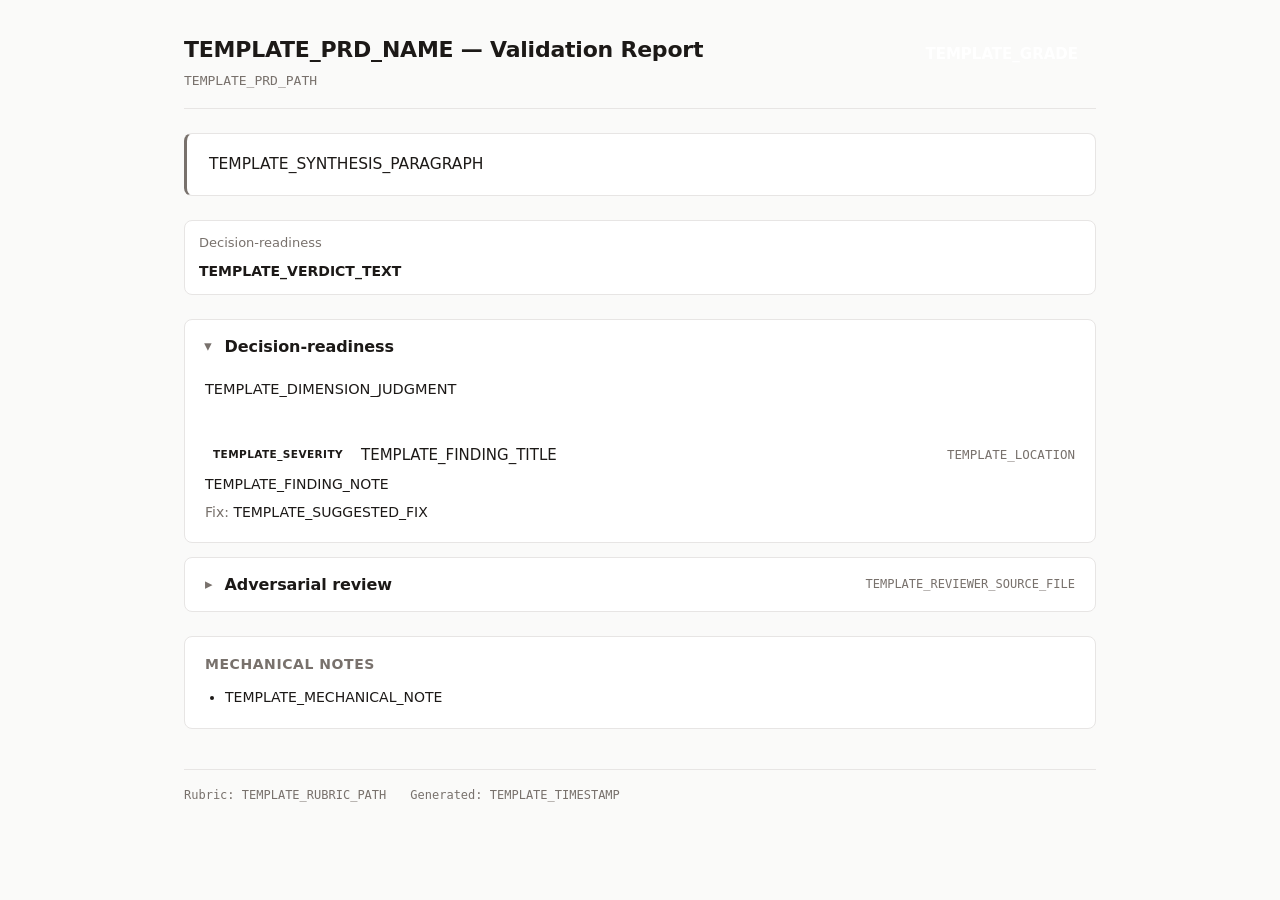
<file: .agents/skills/bmad-prd/assets/validation-report-template.html>
<!DOCTYPE html>
<!--
  PRD Validation Report — skeleton template.

  This file is a starter the synthesis pass fills in directly. There is no
  substitution engine. The LLM:
    1. Reads {doc_workspace}/review-rubric.md and every review-{slug}.md from
       additional reviewers.
    2. Copies this skeleton.
    3. Replaces the placeholder content (everything between TEMPLATE markers)
       with the consolidated review, preserving the structure and CSS.
    4. Writes the result to {doc_workspace}/validation-report.html.
    5. Writes a markdown twin to {doc_workspace}/validation-report.md.

  Visual rules the LLM must preserve:
    - The container width, the color tokens, the typography.
    - One dimension = one collapsible <section class="dimension">.
    - Verdict pill uses the verdict-* class matching its judgment.
    - Severity badge uses the sev-* class matching its level.
    - Each extra reviewer (adversarial, etc.) gets its own collapsible section
      below the rubric dimensions.
    - The footer always shows the artifact paths and timestamp.
-->
<html lang="en">
<head>
<meta charset="utf-8">
<title>PRD Validation: TEMPLATE_PRD_NAME</title>
<style>
  :root {
    --bg: #fafaf9;
    --surface: #ffffff;
    --border: #e7e5e4;
    --text: #1c1917;
    --muted: #78716c;

    --verdict-strong: #16a34a;
    --verdict-adequate: #65a30d;
    --verdict-thin: #d97706;
    --verdict-broken: #dc2626;

    --sev-low: #64748b;
    --sev-medium: #ca8a04;
    --sev-high: #ea580c;
    --sev-critical: #dc2626;

    --grade-exc: #16a34a;
    --grade-good: #65a30d;
    --grade-fair: #d97706;
    --grade-poor: #dc2626;
  }
  * { box-sizing: border-box; }
  html, body { margin: 0; padding: 0; }
  body {
    font-family: -apple-system, BlinkMacSystemFont, "Segoe UI", Inter, system-ui, sans-serif;
    background: var(--bg);
    color: var(--text);
    line-height: 1.6;
    font-size: 15px;
  }
  .container { max-width: 960px; margin: 0 auto; padding: 32px 24px 64px; }

  header.report-header {
    display: flex;
    align-items: flex-start;
    justify-content: space-between;
    gap: 24px;
    padding-bottom: 16px;
    border-bottom: 1px solid var(--border);
    margin-bottom: 24px;
  }
  .title h1 { margin: 0; font-size: 22px; font-weight: 600; letter-spacing: -0.01em; }
  .title .subtitle { color: var(--muted); font-size: 13px; margin-top: 4px; font-family: ui-monospace, "SF Mono", Menlo, monospace; }
  .grade {
    padding: 10px 18px;
    border-radius: 8px;
    font-weight: 600;
    color: white;
    font-size: 15px;
    white-space: nowrap;
  }
  .grade-excellent { background: var(--grade-exc); }
  .grade-good { background: var(--grade-good); }
  .grade-fair { background: var(--grade-fair); }
  .grade-poor { background: var(--grade-poor); }

  .synthesis {
    background: var(--surface);
    border: 1px solid var(--border);
    border-left: 3px solid var(--muted);
    border-radius: 8px;
    padding: 18px 22px;
    margin-bottom: 24px;
    font-size: 15.5px;
  }
  .synthesis p { margin: 0 0 10px; }
  .synthesis p:last-child { margin-bottom: 0; }

  .dimension-summary {
    display: grid;
    grid-template-columns: repeat(auto-fit, minmax(180px, 1fr));
    gap: 10px;
    margin-bottom: 24px;
  }
  .dim-card {
    background: var(--surface);
    border: 1px solid var(--border);
    border-radius: 8px;
    padding: 12px 14px;
  }
  .dim-card .dim-name { font-size: 13px; color: var(--muted); margin-bottom: 6px; }
  .dim-card .dim-verdict { font-size: 14px; font-weight: 600; }

  section.dimension, section.reviewer-section { margin-bottom: 14px; }
  section.dimension details, section.reviewer-section details {
    background: var(--surface);
    border: 1px solid var(--border);
    border-radius: 8px;
    overflow: hidden;
  }
  section summary {
    padding: 14px 20px;
    cursor: pointer;
    user-select: none;
    list-style: none;
    display: flex;
    align-items: center;
    gap: 12px;
  }
  section summary::-webkit-details-marker { display: none; }
  section summary::before {
    content: "▸";
    display: inline-block;
    color: var(--muted);
    transition: transform 0.15s ease;
  }
  section details[open] summary::before { transform: rotate(90deg); }
  section summary h2 {
    display: inline;
    margin: 0;
    font-size: 16px;
    font-weight: 600;
    letter-spacing: -0.005em;
    flex: 1;
  }
  .verdict-pill {
    font-size: 11px;
    padding: 3px 10px;
    border-radius: 999px;
    font-weight: 600;
    text-transform: uppercase;
    letter-spacing: 0.04em;
    color: white;
  }
  .verdict-strong { background: var(--verdict-strong); }
  .verdict-adequate { background: var(--verdict-adequate); }
  .verdict-thin { background: var(--verdict-thin); }
  .verdict-broken { background: var(--verdict-broken); }

  .dim-body { padding: 4px 20px 18px; }
  .dim-judgment { color: var(--text); font-size: 14.5px; }
  .dim-judgment p { margin: 0 0 10px; }

  .findings-list { padding: 0 20px 4px; }
  article.finding {
    padding: 14px 0;
    border-top: 1px solid var(--border);
  }
  article.finding:first-child { border-top: none; }
  article.finding header {
    display: flex;
    align-items: center;
    gap: 10px;
    flex-wrap: wrap;
    margin-bottom: 6px;
  }
  .badge {
    font-size: 10.5px;
    padding: 3px 8px;
    border-radius: 4px;
    font-weight: 600;
    text-transform: uppercase;
    letter-spacing: 0.04em;
    line-height: 1.4;
  }
  .badge-sev-low { background: rgba(100, 116, 139, 0.12); color: var(--sev-low); }
  .badge-sev-medium { background: rgba(202, 138, 4, 0.14); color: var(--sev-medium); }
  .badge-sev-high { background: rgba(234, 88, 12, 0.14); color: var(--sev-high); }
  .badge-sev-critical { background: rgba(220, 38, 38, 0.14); color: var(--sev-critical); }
  .finding-title { margin: 0; font-size: 15px; font-weight: 500; flex: 1; min-width: 200px; }
  .finding-location { font-family: ui-monospace, "SF Mono", Menlo, monospace; font-size: 12.5px; color: var(--muted); }
  .finding-note, .finding-fix { margin-top: 6px; font-size: 14px; }
  .finding-fix strong { color: var(--muted); font-weight: 500; }

  .reviewer-source {
    font-size: 12px;
    color: var(--muted);
    font-family: ui-monospace, "SF Mono", Menlo, monospace;
  }

  .mechanical {
    background: var(--surface);
    border: 1px solid var(--border);
    border-radius: 8px;
    padding: 16px 20px;
    margin-top: 24px;
    font-size: 14px;
  }
  .mechanical h3 { margin: 0 0 10px; font-size: 14px; font-weight: 600; color: var(--muted); text-transform: uppercase; letter-spacing: 0.04em; }
  .mechanical ul { margin: 0; padding-left: 20px; }
  .mechanical li { margin-bottom: 4px; color: var(--text); }

  footer.report-footer {
    margin-top: 40px;
    padding-top: 16px;
    border-top: 1px solid var(--border);
    font-size: 12px;
    color: var(--muted);
    font-family: ui-monospace, "SF Mono", Menlo, monospace;
  }
  footer .meta { display: flex; gap: 24px; flex-wrap: wrap; }
</style>
</head>
<body>
  <div class="container">

    <!-- TEMPLATE: header. Fill prd name, prd path, grade text & class. -->
    <header class="report-header">
      <div class="title">
        <h1>TEMPLATE_PRD_NAME — Validation Report</h1>
        <div class="subtitle">TEMPLATE_PRD_PATH</div>
      </div>
      <div class="grade TEMPLATE_GRADE_CLASS">TEMPLATE_GRADE</div>
    </header>

    <!-- TEMPLATE: overall synthesis paragraphs. Lift directly from
         review-rubric.md "Overall verdict" section; expand if extra reviewers
         materially shift the picture. Wrap each paragraph in <p>. -->
    <div class="synthesis">
      <p>TEMPLATE_SYNTHESIS_PARAGRAPH</p>
    </div>

    <!-- TEMPLATE: dimension summary cards. One per rubric dimension. The
         dim-verdict text uses one of: strong | adequate | thin | broken. -->
    <div class="dimension-summary">
      <div class="dim-card">
        <div class="dim-name">Decision-readiness</div>
        <div class="dim-verdict" style="color: var(--verdict-TEMPLATE_VERDICT)">TEMPLATE_VERDICT_TEXT</div>
      </div>
      <!-- repeat for each of the seven dimensions -->
    </div>

    <!-- TEMPLATE: one section per rubric dimension. Skip a dimension entirely
         if the rubric review marked it n/a for this PRD (e.g. downstream
         usability for a standalone PRD). Open the section by default if
         verdict is thin or broken. -->
    <section class="dimension">
      <details open>
        <summary>
          <h2>Decision-readiness</h2>
          <span class="verdict-pill verdict-TEMPLATE_VERDICT">TEMPLATE_VERDICT_TEXT</span>
        </summary>
        <div class="dim-body">
          <div class="dim-judgment">
            <p>TEMPLATE_DIMENSION_JUDGMENT</p>
          </div>
        </div>
        <div class="findings-list">
          <!-- TEMPLATE: zero or more findings -->
          <article class="finding">
            <header>
              <span class="badge badge-sev-TEMPLATE_SEVERITY">TEMPLATE_SEVERITY</span>
              <h3 class="finding-title">TEMPLATE_FINDING_TITLE</h3>
              <span class="finding-location">TEMPLATE_LOCATION</span>
            </header>
            <div class="finding-note">TEMPLATE_FINDING_NOTE</div>
            <div class="finding-fix"><strong>Fix:</strong> TEMPLATE_SUGGESTED_FIX</div>
          </article>
        </div>
      </details>
    </section>

    <!-- TEMPLATE: one section per extra reviewer that ran (adversarial, etc.).
         Skip this block entirely if only the rubric walker ran. -->
    <section class="reviewer-section">
      <details>
        <summary>
          <h2>Adversarial review</h2>
          <span class="reviewer-source">TEMPLATE_REVIEWER_SOURCE_FILE</span>
        </summary>
        <div class="dim-body">
          <div class="dim-judgment">
            <p>TEMPLATE_REVIEWER_PREAMBLE</p>
          </div>
        </div>
        <div class="findings-list">
          <article class="finding">
            <header>
              <span class="badge badge-sev-TEMPLATE_SEVERITY">TEMPLATE_SEVERITY</span>
              <h3 class="finding-title">TEMPLATE_FINDING_TITLE</h3>
              <span class="finding-location">TEMPLATE_LOCATION</span>
            </header>
            <div class="finding-note">TEMPLATE_FINDING_NOTE</div>
            <div class="finding-fix"><strong>Fix:</strong> TEMPLATE_SUGGESTED_FIX</div>
          </article>
        </div>
      </details>
    </section>

    <!-- TEMPLATE: mechanical notes — short, bulleted. Skip if there are none. -->
    <div class="mechanical">
      <h3>Mechanical notes</h3>
      <ul>
        <li>TEMPLATE_MECHANICAL_NOTE</li>
      </ul>
    </div>

    <footer class="report-footer">
      <div class="meta">
        <span>Rubric: TEMPLATE_RUBRIC_PATH</span>
        <span>Generated: TEMPLATE_TIMESTAMP</span>
      </div>
    </footer>
  </div>
</body>
</html>
</file>
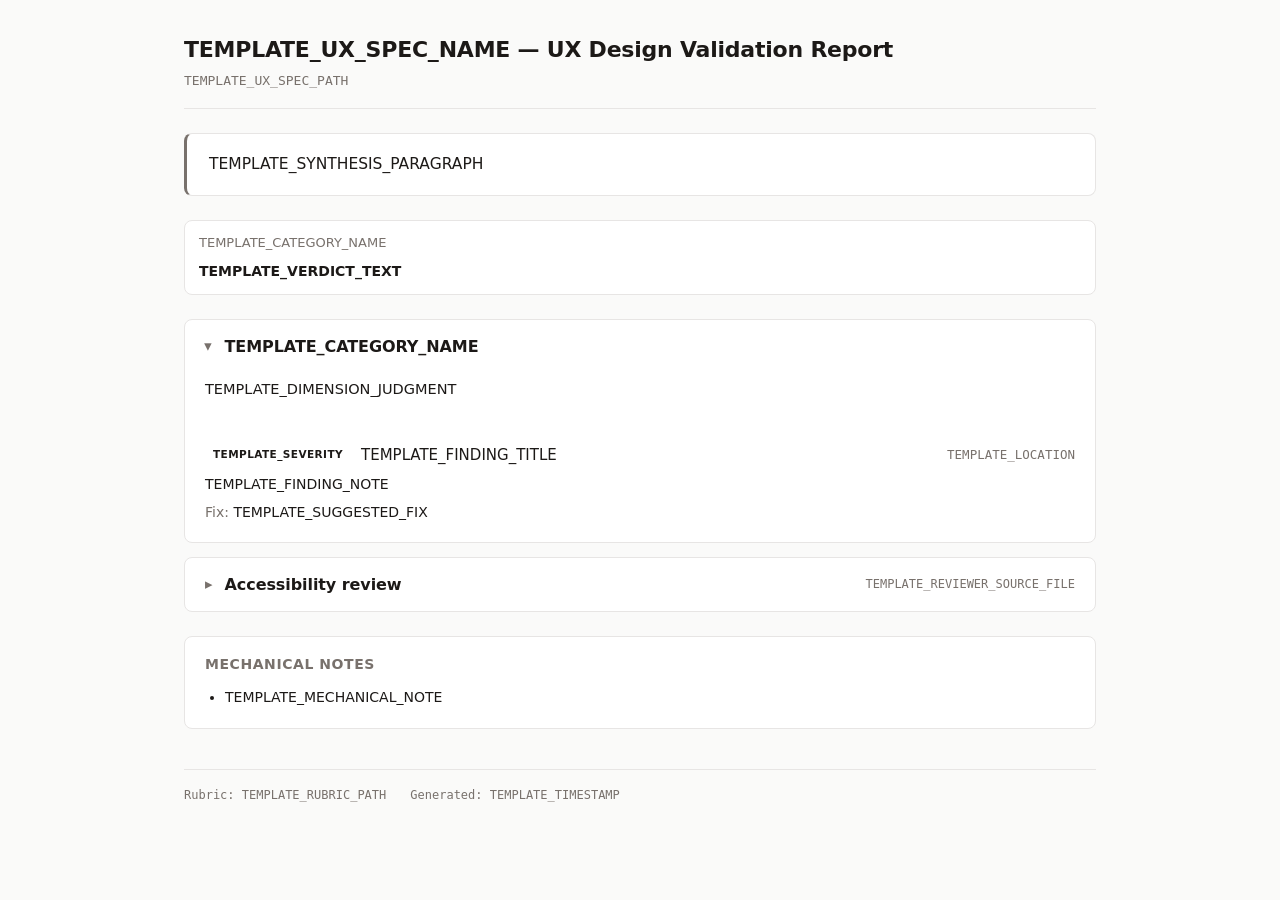
<file: .agents/skills/bmad-ux/assets/validation-report-template.html>
<!DOCTYPE html>
<!--
  UX Design Validation Report — skeleton template.

  This file is a starter the synthesis pass fills in directly. There is no
  substitution engine. The LLM:
    1. Reads {doc_workspace}/review-rubric.md and every review-{slug}.md from
       additional reviewers.
    2. Copies this skeleton.
    3. Replaces the placeholder content (everything between TEMPLATE markers)
       with the consolidated review, preserving the structure and CSS.
    4. Writes the result to {doc_workspace}/validation-report.html.
    5. Writes a markdown twin to {doc_workspace}/validation-report.md.

  Visual rules the LLM must preserve:
    - The container width, the color tokens, the typography.
    - One dimension = one collapsible <section class="dimension">.
    - Verdict pill uses the verdict-* class matching its judgment.
    - Severity badge uses the badge-sev-* class matching its level.
    - Each extra reviewer (accessibility, adversarial, etc.) gets its own
      collapsible section below the rubric dimensions.
    - The footer always shows the artifact paths and timestamp.
-->
<html lang="en">
<head>
<meta charset="utf-8">
<title>UX Design Validation: TEMPLATE_UX_SPEC_NAME</title>
<style>
  :root {
    --bg: #fafaf9;
    --surface: #ffffff;
    --border: #e7e5e4;
    --text: #1c1917;
    --muted: #78716c;

    --verdict-strong: #16a34a;
    --verdict-adequate: #65a30d;
    --verdict-thin: #d97706;
    --verdict-broken: #dc2626;

    --sev-low: #64748b;
    --sev-medium: #ca8a04;
    --sev-high: #ea580c;
    --sev-critical: #dc2626;
  }
  * { box-sizing: border-box; }
  html, body { margin: 0; padding: 0; }
  body {
    font-family: -apple-system, BlinkMacSystemFont, "Segoe UI", Inter, system-ui, sans-serif;
    background: var(--bg);
    color: var(--text);
    line-height: 1.6;
    font-size: 15px;
  }
  .container { max-width: 960px; margin: 0 auto; padding: 32px 24px 64px; }

  header.report-header {
    display: flex;
    align-items: flex-start;
    justify-content: space-between;
    gap: 24px;
    padding-bottom: 16px;
    border-bottom: 1px solid var(--border);
    margin-bottom: 24px;
  }
  .title h1 { margin: 0; font-size: 22px; font-weight: 600; letter-spacing: -0.01em; }
  .title .subtitle { color: var(--muted); font-size: 13px; margin-top: 4px; font-family: ui-monospace, "SF Mono", Menlo, monospace; }

  .synthesis {
    background: var(--surface);
    border: 1px solid var(--border);
    border-left: 3px solid var(--muted);
    border-radius: 8px;
    padding: 18px 22px;
    margin-bottom: 24px;
    font-size: 15.5px;
  }
  .synthesis p { margin: 0 0 10px; }
  .synthesis p:last-child { margin-bottom: 0; }

  .dimension-summary {
    display: grid;
    grid-template-columns: repeat(auto-fit, minmax(180px, 1fr));
    gap: 10px;
    margin-bottom: 24px;
  }
  .dim-card {
    background: var(--surface);
    border: 1px solid var(--border);
    border-radius: 8px;
    padding: 12px 14px;
  }
  .dim-card .dim-name { font-size: 13px; color: var(--muted); margin-bottom: 6px; }
  .dim-card .dim-verdict { font-size: 14px; font-weight: 600; }

  section.dimension, section.reviewer-section { margin-bottom: 14px; }
  section.dimension details, section.reviewer-section details {
    background: var(--surface);
    border: 1px solid var(--border);
    border-radius: 8px;
    overflow: hidden;
  }
  section summary {
    padding: 14px 20px;
    cursor: pointer;
    user-select: none;
    list-style: none;
    display: flex;
    align-items: center;
    gap: 12px;
  }
  section summary::-webkit-details-marker { display: none; }
  section summary::before {
    content: "▸";
    display: inline-block;
    color: var(--muted);
    transition: transform 0.15s ease;
  }
  section details[open] summary::before { transform: rotate(90deg); }
  section summary h2 {
    display: inline;
    margin: 0;
    font-size: 16px;
    font-weight: 600;
    letter-spacing: -0.005em;
    flex: 1;
  }
  .verdict-pill {
    font-size: 11px;
    padding: 3px 10px;
    border-radius: 999px;
    font-weight: 600;
    text-transform: uppercase;
    letter-spacing: 0.04em;
    color: white;
  }
  .verdict-strong { background: var(--verdict-strong); }
  .verdict-adequate { background: var(--verdict-adequate); }
  .verdict-thin { background: var(--verdict-thin); }
  .verdict-broken { background: var(--verdict-broken); }

  .dim-body { padding: 4px 20px 18px; }
  .dim-judgment { color: var(--text); font-size: 14.5px; }
  .dim-judgment p { margin: 0 0 10px; }

  .findings-list { padding: 0 20px 4px; }
  article.finding {
    padding: 14px 0;
    border-top: 1px solid var(--border);
  }
  article.finding:first-child { border-top: none; }
  article.finding header {
    display: flex;
    align-items: center;
    gap: 10px;
    flex-wrap: wrap;
    margin-bottom: 6px;
  }
  .badge {
    font-size: 10.5px;
    padding: 3px 8px;
    border-radius: 4px;
    font-weight: 600;
    text-transform: uppercase;
    letter-spacing: 0.04em;
    line-height: 1.4;
  }
  .badge-sev-low { background: rgba(100, 116, 139, 0.12); color: var(--sev-low); }
  .badge-sev-medium { background: rgba(202, 138, 4, 0.14); color: var(--sev-medium); }
  .badge-sev-high { background: rgba(234, 88, 12, 0.14); color: var(--sev-high); }
  .badge-sev-critical { background: rgba(220, 38, 38, 0.14); color: var(--sev-critical); }
  .finding-title { margin: 0; font-size: 15px; font-weight: 500; flex: 1; min-width: 200px; }
  .finding-location { font-family: ui-monospace, "SF Mono", Menlo, monospace; font-size: 12.5px; color: var(--muted); }
  .finding-note, .finding-fix { margin-top: 6px; font-size: 14px; }
  .finding-fix strong { color: var(--muted); font-weight: 500; }

  .reviewer-source {
    font-size: 12px;
    color: var(--muted);
    font-family: ui-monospace, "SF Mono", Menlo, monospace;
  }

  .mechanical {
    background: var(--surface);
    border: 1px solid var(--border);
    border-radius: 8px;
    padding: 16px 20px;
    margin-top: 24px;
    font-size: 14px;
  }
  .mechanical h3 { margin: 0 0 10px; font-size: 14px; font-weight: 600; color: var(--muted); text-transform: uppercase; letter-spacing: 0.04em; }
  .mechanical ul { margin: 0; padding-left: 20px; }
  .mechanical li { margin-bottom: 4px; color: var(--text); }

  footer.report-footer {
    margin-top: 40px;
    padding-top: 16px;
    border-top: 1px solid var(--border);
    font-size: 12px;
    color: var(--muted);
    font-family: ui-monospace, "SF Mono", Menlo, monospace;
  }
  footer .meta { display: flex; gap: 24px; flex-wrap: wrap; }
</style>
</head>
<body>
  <div class="container">

    <!-- TEMPLATE: header. Fill ux spec name and ux spec path. No overall grade —
         per-category verdicts and severity counts below carry the picture. -->
    <header class="report-header">
      <div class="title">
        <h1>TEMPLATE_UX_SPEC_NAME — UX Design Validation Report</h1>
        <div class="subtitle">TEMPLATE_UX_SPEC_PATH</div>
      </div>
    </header>

    <!-- TEMPLATE: overall synthesis paragraphs. Lift directly from
         review-rubric.md "Overall verdict" section; expand if extra reviewers
         (accessibility, adversarial, etc.) materially shift the picture.
         Wrap each paragraph in <p>. -->
    <div class="synthesis">
      <p>TEMPLATE_SYNTHESIS_PARAGRAPH</p>
    </div>

    <!-- TEMPLATE: dimension summary cards. One per rubric category, in this
         canonical order (from references/validate.md):
           1. Flow coverage
           2. Token completeness
           3. Component coverage
           4. State coverage
           5. Visual reference coverage
           6. Bloat & overspecification
           7. Inheritance discipline
           8. Shape fit
         The dim-verdict text uses one of: strong | adequate | thin | broken. -->
    <div class="dimension-summary">
      <div class="dim-card">
        <div class="dim-name">TEMPLATE_CATEGORY_NAME</div>
        <div class="dim-verdict" style="color: var(--verdict-TEMPLATE_VERDICT)">TEMPLATE_VERDICT_TEXT</div>
      </div>
      <!-- repeat for each of the eight rubric categories -->
    </div>

    <!-- TEMPLATE: one section per rubric category, same canonical order as the
         summary cards above. Skip a category entirely if the rubric review
         marked it n/a for this UX spec. Open the section by default if verdict
         is thin or broken. -->
    <section class="dimension">
      <details open>
        <summary>
          <h2>TEMPLATE_CATEGORY_NAME</h2>
          <span class="verdict-pill verdict-TEMPLATE_VERDICT">TEMPLATE_VERDICT_TEXT</span>
        </summary>
        <div class="dim-body">
          <div class="dim-judgment">
            <p>TEMPLATE_DIMENSION_JUDGMENT</p>
          </div>
        </div>
        <div class="findings-list">
          <!-- TEMPLATE: zero or more findings -->
          <article class="finding">
            <header>
              <span class="badge badge-sev-TEMPLATE_SEVERITY">TEMPLATE_SEVERITY</span>
              <h3 class="finding-title">TEMPLATE_FINDING_TITLE</h3>
              <span class="finding-location">TEMPLATE_LOCATION</span>
            </header>
            <div class="finding-note">TEMPLATE_FINDING_NOTE</div>
            <div class="finding-fix"><strong>Fix:</strong> TEMPLATE_SUGGESTED_FIX</div>
          </article>
        </div>
      </details>
    </section>

    <!-- TEMPLATE: one section per extra reviewer that ran (accessibility,
         adversarial, brand-conformance, etc.). Skip this block entirely if
         only the rubric walker ran. -->
    <section class="reviewer-section">
      <details>
        <summary>
          <h2>Accessibility review</h2>
          <span class="reviewer-source">TEMPLATE_REVIEWER_SOURCE_FILE</span>
        </summary>
        <div class="dim-body">
          <div class="dim-judgment">
            <p>TEMPLATE_REVIEWER_PREAMBLE</p>
          </div>
        </div>
        <div class="findings-list">
          <article class="finding">
            <header>
              <span class="badge badge-sev-TEMPLATE_SEVERITY">TEMPLATE_SEVERITY</span>
              <h3 class="finding-title">TEMPLATE_FINDING_TITLE</h3>
              <span class="finding-location">TEMPLATE_LOCATION</span>
            </header>
            <div class="finding-note">TEMPLATE_FINDING_NOTE</div>
            <div class="finding-fix"><strong>Fix:</strong> TEMPLATE_SUGGESTED_FIX</div>
          </article>
        </div>
      </details>
    </section>

    <!-- TEMPLATE: mechanical notes — short, bulleted. Skip if there are none. -->
    <div class="mechanical">
      <h3>Mechanical notes</h3>
      <ul>
        <li>TEMPLATE_MECHANICAL_NOTE</li>
      </ul>
    </div>

    <footer class="report-footer">
      <div class="meta">
        <span>Rubric: TEMPLATE_RUBRIC_PATH</span>
        <span>Generated: TEMPLATE_TIMESTAMP</span>
      </div>
    </footer>
  </div>
</body>
</html>
</file>
